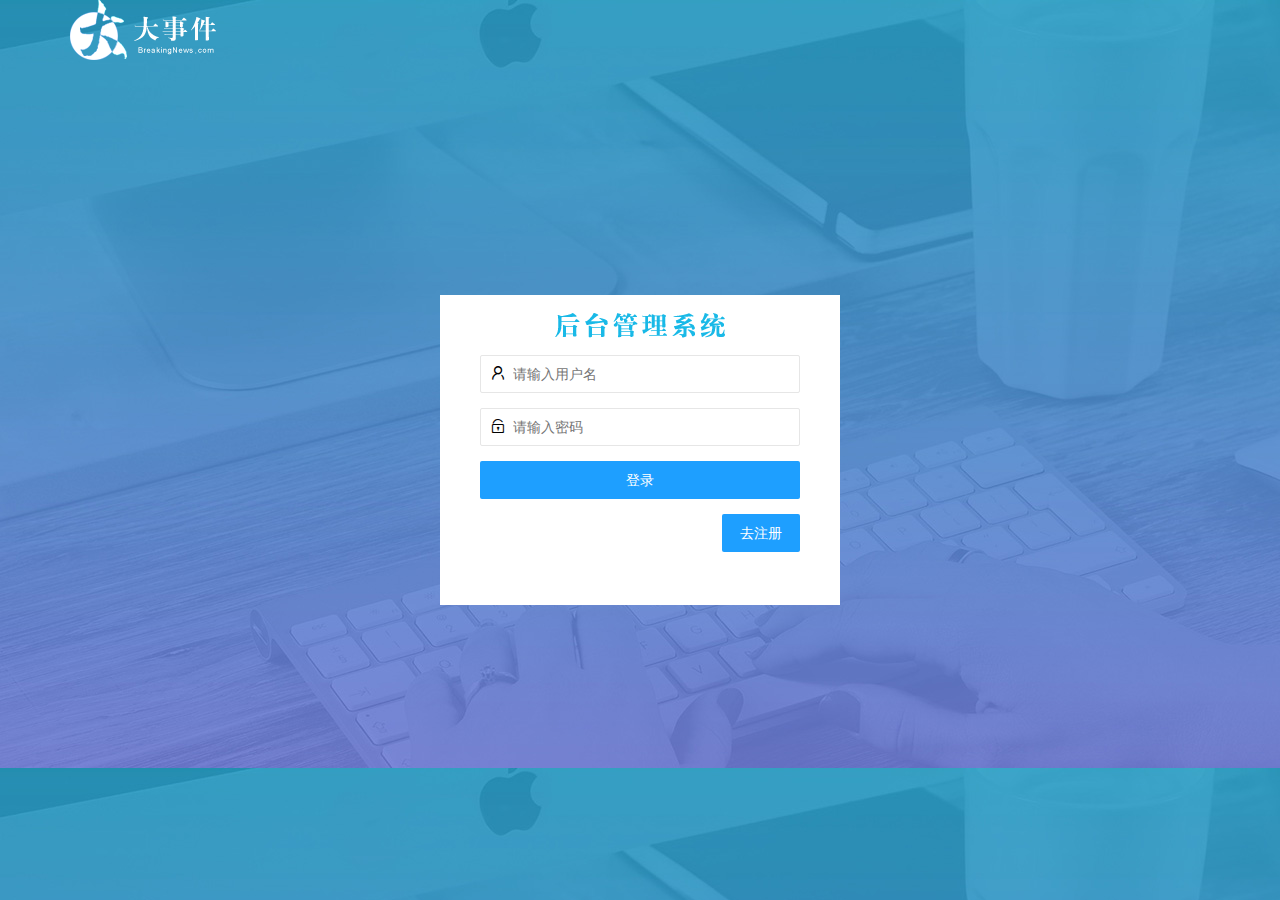
<file: web/login.html>
<!DOCTYPE html>
<html lang="en">
<head>
  <meta charset="UTF-8">
  <meta http-equiv="X-UA-Compatible" content="IE=edge">
  <meta name="viewport" content="width=device-width, initial-scale=1.0">
  <title>Document</title>
  <link rel="stylesheet" href="/web/assets/lib/layui/css/layui.css"/>
  <link rel="stylesheet" href="/web/assets/css/login.css">
</head>
<body >
  <div class="layui-main">
    <!-- //头部logo -->
    <img src="/web/assets/images/logo.png" alt=""/>
  </div>
  <!-- //登陆注册区 -->
    <div class="loginBox">
      <div class="titleBox">

      </div> 
      <!-- logBox -->
        <div class="log-box">
          <!-- login form -->
          <form class="layui-form" id='form_login' >
            <!-- 用户名 -->
            <div class="layui-form-item">
              <i class="layui-icon layui-icon-username"></i> 
              <input type="text" name="username" required  lay-verify="required" placeholder="请输入用户名" autocomplete="off" class="layui-input">
            </div>
            <!-- 密码 -->
            <div class="layui-form-item">
              <i class="layui-icon layui-icon-password"></i> 
              <input type="password" name="password" required  lay-verify="required|pwd" placeholder="请输入密码" autocomplete="off" class="layui-input">
            </div>
            <!-- 按钮 -->
            <div class="layui-form-item">
              <button class="layui-btn layui-btn-fluid   layui-btn-normal" lay-submit >登录</button>
            </div> 
            <div class="layui-form-item links">
              <a class="layui-btn layui-btn-normal" href="javascript:;" id="link_reg">去注册</a>
            </div>
          </form>
        
        </div> 
        
      <!-- regBox -->
        <div class="reg-box">
           <!-- regsin form -->
           <form class="layui-form" id="form_reg">
            <!-- 用户名 -->
            <div class="layui-form-item">
              <i class="layui-icon layui-icon-username"></i> 
              <input type="text" name="username" required  lay-verify="required" placeholder="请输入用户名" autocomplete="off" class="layui-input">
            </div>
            <!-- 密码 -->
            <div class="layui-form-item">
              <i class="layui-icon layui-icon-password"></i> 
              <input type="password" name="password" required  lay-verify="required" placeholder="请输入密码" autocomplete="off" class="layui-input">
            </div>
            <!-- 密码确认 -->
            <div class="layui-form-item">
              <i class="layui-icon layui-icon-password"></i> 
              <input type="password" name="repassword" required  lay-verify="required|pwd|repwd" placeholder="请再次确认密码" autocomplete="off" class="layui-input">
            </div>
            <!-- 按钮 -->
            <div class="layui-form-item">
              <button class="layui-btn layui-btn-fluid   layui-btn-normal" lay-submit >注册</button>
            </div> 
            <div class="layui-form-item links">
              <a class="layui-btn layui-btn-normal" href="javascript:;" id="link_login">登录</a>
            </div>
          </form>
        
        </div>
      
        
      </div>
    <!-- jquery --> 
    <script src="/web/assets/lib/jquery.js"></script>
     <script src="/web/assets/lib/layui/layui.all.js"></script>
   <script src="/web/assets/js/baseapi.js"></script>
    <script src="/web/assets/js/login.js"></script>
    
   
</body>
</html>
</file>
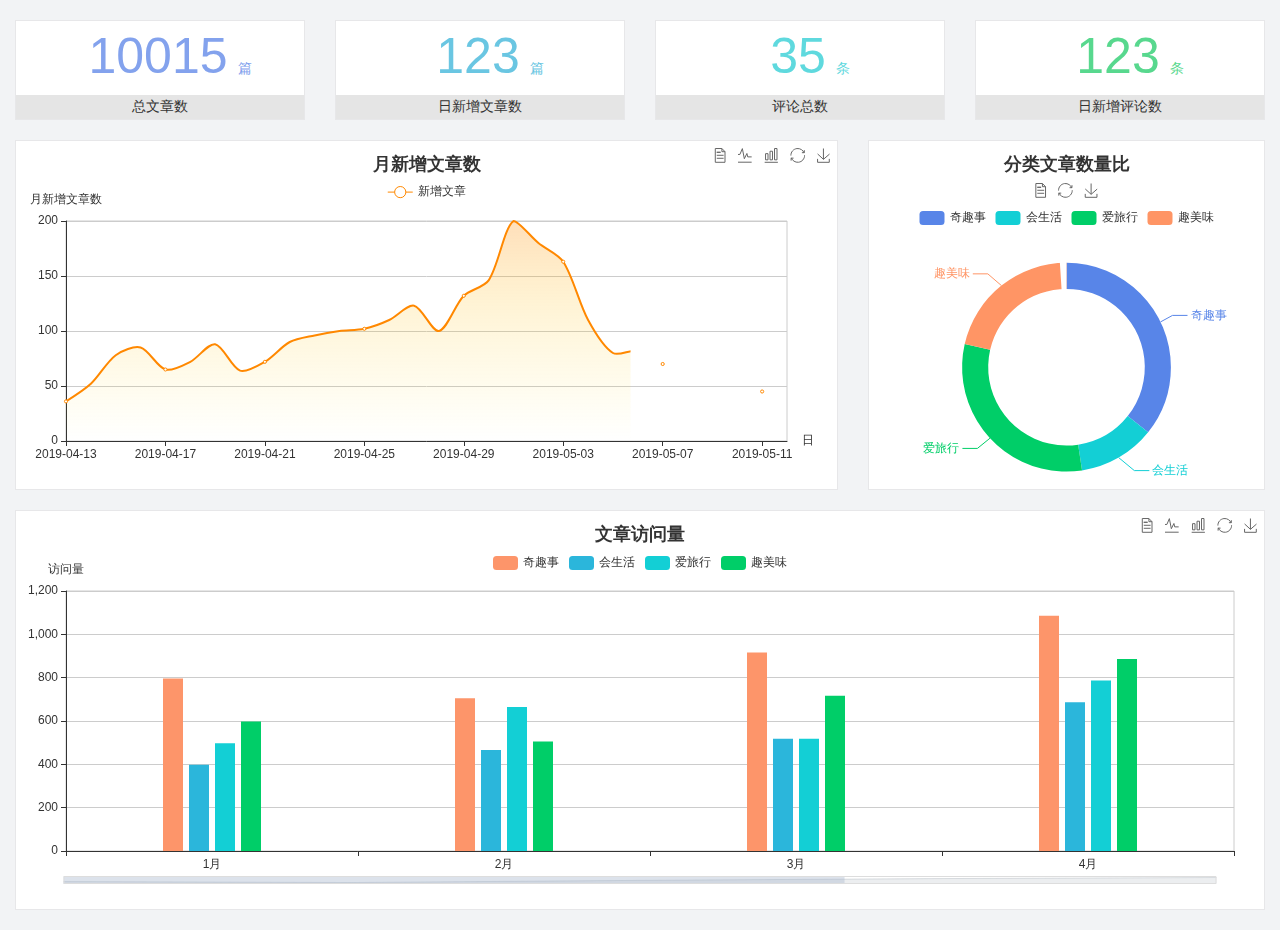
<file: web/home/dashboard.html>
<!DOCTYPE html>
<html lang="en">

<head>
  <meta charset="UTF-8">
  <meta name="viewport" content="width=device-width, initial-scale=1.0">
  <meta http-equiv="X-UA-Compatible" content="ie=edge">
  <title>图表统计</title>
  <link rel="stylesheet" href="/web/assets/lib/bootstrap.css" />
  <link rel="stylesheet" href="/web/assets/lib/main.css" />
  <script src="/web/assets/lib/jquery.js"></script>
  <script type="text/javascript" src="/web/assets/lib/echarts.min.js"></script>
</head>

<body>
  <div class="container-fluid">
    <div class="row spannel_list">
      <div class="col-sm-3 col-xs-6">
        <div class="spannel">
          <em>10015</em><span>篇</span>
          <b>总文章数</b>
        </div>
      </div>
      <div class="col-sm-3 col-xs-6">
        <div class="spannel scolor01">
          <em>123</em><span>篇</span>
          <b>日新增文章数</b>
        </div>
      </div>
      <div class="col-sm-3 col-xs-6">
        <div class="spannel scolor02">
          <em>35</em><span>条</span>
          <b>评论总数</b>
        </div>
      </div>
      <div class="col-sm-3 col-xs-6">
        <div class="spannel scolor03">
          <em>123</em><span>条</span>
          <b>日新增评论数</b>
        </div>
      </div>
    </div>
  </div>

  <div class="container-fluid">
    <div class="row curve-pie">
      <div class="col-lg-8 col-md-8">
        <div class="gragh_pannel" id="curve_show"></div>
      </div>
      <div class="col-lg-4 col-md-4">
        <div class="gragh_pannel" id="pie_show"></div>
      </div>
    </div>
  </div>

  <div class="container-fluid">
    <div class="column_pannel" id="column_show"></div>
  </div>

  <script>
    var oChart = echarts.init(document.getElementById('curve_show'));
    var aList_all = [
      { 'count': 36, 'date': '2019-04-13' },
      { 'count': 52, 'date': '2019-04-14' },
      { 'count': 78, 'date': '2019-04-15' },
      { 'count': 85, 'date': '2019-04-16' },
      { 'count': 65, 'date': '2019-04-17' },
      { 'count': 72, 'date': '2019-04-18' },
      { 'count': 88, 'date': '2019-04-19' },
      { 'count': 64, 'date': '2019-04-20' },
      { 'count': 72, 'date': '2019-04-21' },
      { 'count': 90, 'date': '2019-04-22' },
      { 'count': 96, 'date': '2019-04-23' },
      { 'count': 100, 'date': '2019-04-24' },
      { 'count': 102, 'date': '2019-04-25' },
      { 'count': 110, 'date': '2019-04-26' },
      { 'count': 123, 'date': '2019-04-27' },
      { 'count': 100, 'date': '2019-04-28' },
      { 'count': 132, 'date': '2019-04-29' },
      { 'count': 146, 'date': '2019-04-30' },
      { 'count': 200, 'date': '2019-05-01' },
      { 'count': 180, 'date': '2019-05-02' },
      { 'count': 163, 'date': '2019-05-03' },
      { 'count': 110, 'date': '2019-05-04' },
      { 'count': 80, 'date': '2019-05-05' },
      { 'count': 82, 'date': '2019-05-06' },
      { 'count': 70, 'date': '2019-05-07' },
      { 'count': 65, 'date': '2019-05-08' },
      { 'count': 54, 'date': '2019-05-09' },
      { 'count': 40, 'date': '2019-05-10' },
      { 'count': 45, 'date': '2019-05-11' },
      { 'count': 38, 'date': '2019-05-12' },
    ];

    let aCount = [];
    let aDate = [];

    for (var i = 0; i < aList_all.length; i++) {
      aCount.push(aList_all[i].count);
      aDate.push(aList_all[i].date);
    }

    var chartopt = {
      title: {
        text: '月新增文章数',
        left: 'center',
        top: '10'
      },
      tooltip: {
        trigger: 'axis'
      },
      legend: {
        data: ['新增文章'],
        top: '40'
      },
      toolbox: {
        show: true,
        feature: {
          mark: { show: true },
          dataView: { show: true, readOnly: false },
          magicType: { show: true, type: ['line', 'bar'] },
          restore: { show: true },
          saveAsImage: { show: true }
        }
      },
      calculable: true,
      xAxis: [
        {
          name: '日',
          type: 'category',
          boundaryGap: false,
          data: aDate
        }
      ],
      yAxis: [
        {
          name: '月新增文章数',
          type: 'value'
        }
      ],
      series: [
        {
          name: '新增文章',
          type: 'line',
          smooth: true,
          itemStyle: { normal: { areaStyle: { type: 'default' }, color: '#f80' }, lineStyle: { color: '#f80' } },
          data: aCount
        }],
      areaStyle: {
        normal: {
          color: new echarts.graphic.LinearGradient(0, 0, 0, 1, [{
            offset: 0,
            color: 'rgba(255,136,0,0.39)'
          }, {
            offset: .34,
            color: 'rgba(255,180,0,0.25)'
          }, {
            offset: 1,
            color: 'rgba(255,222,0,0.00)'
          }])

        }
      },
      grid: {
        show: true,
        x: 50,
        x2: 50,
        y: 80,
        height: 220
      }
    };

    oChart.setOption(chartopt);


    var oPie = echarts.init(document.getElementById('pie_show'));
    var oPieopt =
    {
      title: {
        top: 10,
        text: '分类文章数量比',
        x: 'center'
      },
      tooltip: {
        trigger: 'item',
        formatter: "{a} <br/>{b} : {c} ({d}%)"
      },
      color: ['#5885e8', '#13cfd5', '#00ce68', '#ff9565'],
      legend: {
        x: 'center',
        top: 65,
        data: ['奇趣事', '会生活', '爱旅行', '趣美味']
      },
      toolbox: {
        show: true,
        x: 'center',
        top: 35,
        feature: {
          mark: { show: true },
          dataView: { show: true, readOnly: false },
          magicType: {
            show: true,
            type: ['pie', 'funnel'],
            option: {
              funnel: {
                x: '25%',
                width: '50%',
                funnelAlign: 'left',
                max: 1548
              }
            }
          },
          restore: { show: true },
          saveAsImage: { show: true }
        }
      },
      calculable: true,
      series: [
        {
          name: '访问来源',
          type: 'pie',
          radius: ['45%', '60%'],
          center: ['50%', '65%'],
          data: [
            { value: 300, name: '奇趣事' },
            { value: 100, name: '会生活' },
            { value: 260, name: '爱旅行' },
            { value: 180, name: '趣美味' }
          ]
        }
      ]
    };
    oPie.setOption(oPieopt);



    var oColumn = this.echarts.init(document.getElementById('column_show'));
    var oColumnopt =
    {
      title: {
        text: '文章访问量',
        left: 'center',
        top: '10'
      },
      tooltip: {
        trigger: 'axis'
      },
      legend: {
        data: ['奇趣事', '会生活', '爱旅行', '趣美味'],
        top: '40'
      },
      toolbox: {
        show: true,
        feature: {
          mark: { show: true },
          dataView: { show: true, readOnly: false },
          magicType: { show: true, type: ['line', 'bar'] },
          restore: { show: true },
          saveAsImage: { show: true }
        }
      },
      calculable: true,
      xAxis: [
        {
          type: 'category',
          data: ['1月', '2月', '3月', '4月', '5月']
        }
      ],
      yAxis: [
        {
          name: '访问量',
          type: 'value'
        }
      ],
      series: [
        {
          name: '奇趣事',
          type: 'bar',
          barWidth: 20,
          itemStyle: {
            normal: { areaStyle: { type: 'default' }, color: '#fd956a' }
          },
          data: [800, 708, 920, 1090, 1200]
        },
        {
          name: '会生活',
          type: 'bar',
          barWidth: 20,
          itemStyle: {
            normal: { areaStyle: { type: 'default' }, color: '#2bb6db' }
          },
          data: [400, 468, 520, 690, 800]
        },
        {
          name: '爱旅行',
          type: 'bar',
          barWidth: 20,
          itemStyle: {
            normal: { areaStyle: { type: 'default' }, color: '#13cfd5' }
          },
          data: [500, 668, 520, 790, 900]
        },
        {
          name: '趣美味',
          type: 'bar',
          barWidth: 20,
          itemStyle: {
            normal: { areaStyle: { type: 'default' }, color: '#00ce68' }
          },
          data: [600, 508, 720, 890, 1000]
        }
      ],
      grid: {
        show: true,
        x: 50,
        x2: 30,
        y: 80,
        height: 260
      },
      dataZoom: [//给x轴设置滚动条
        {
          start: 0,//默认为0
          end: 100 - 1000 / 31,//默认为100
          type: 'slider',
          show: true,
          xAxisIndex: [0],
          handleSize: 0,//滑动条的 左右2个滑动条的大小
          height: 8,//组件高度
          left: 45, //左边的距离
          right: 50,//右边的距离
          bottom: 26,//右边的距离
          handleColor: '#ddd',//h滑动图标的颜色
          handleStyle: {
            borderColor: "#cacaca",
            borderWidth: "1",
            shadowBlur: 2,
            background: "#ddd",
            shadowColor: "#ddd",
          }
        }]
    };
    oColumn.setOption(oColumnopt);
  </script>
</body>

</html>
</file>
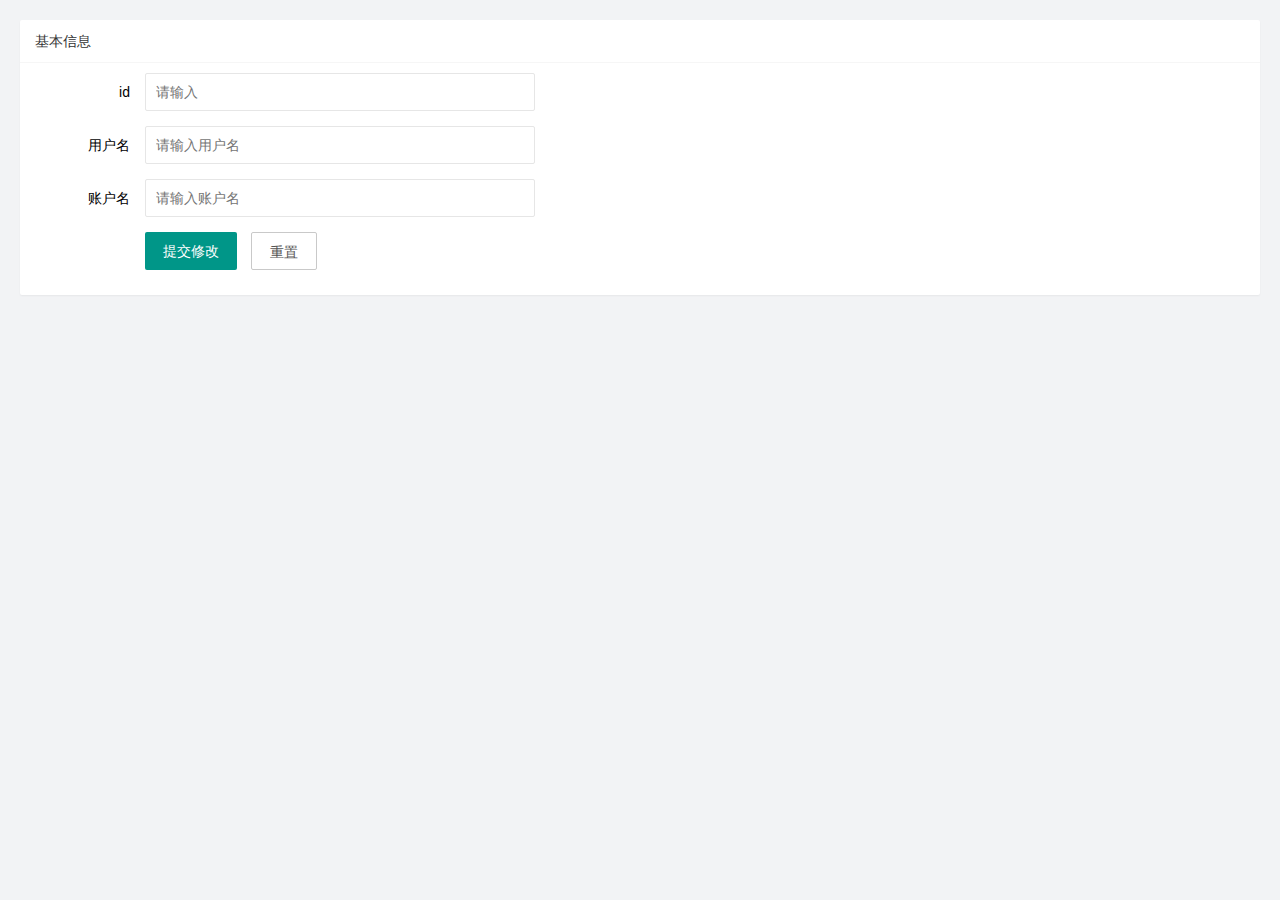
<file: web/user/userinfo.html>
<!DOCTYPE html>
<html lang="en">
<head>
    <meta charset="UTF-8">
    <meta http-equiv="X-UA-Compatible" content="IE=edge">
    <meta name="viewport" content="width=device-width, initial-scale=1.0">
    <title>Document</title> 
    <link rel="stylesheet" href="/web/assets/lib/layui/css/layui.css">
    <link rel="stylesheet" href="/web/assets/css/userinfo.css">
   
</head>
<body>
    <div class="layui-card">
        <div class="layui-card-header">基本信息</div>
        <div class="layui-card-body">
            <form class="layui-form" lay-filter="formUserInfo"> <!-- 提示：如果你不想用form，你可以换成div等任何一个普通元素 -->
                <div class="layui-form-item " >
                  <label class="layui-form-label">id</label>
                  <div class="layui-input-block">
                    <input type="text" name="student_id" required placeholder="请输入" autocomplete="off" class="layui-input" readonly>
                  </div>
                </div>
                <div class="layui-form-item">
                    <label class="layui-form-label">用户名</label>
                    <div class="layui-input-block">
                      <input type="text" name="student_name" required placeholder="请输入用户名" autocomplete="off" class="layui-input">
                    </div>
                  </div>
                  <div class="layui-form-item">
                    <label class="layui-form-label">账户名</label>
                    <div class="layui-input-block">
                      <input type="text" name="student_account" required placeholder="请输入账户名" autocomplete="off" class="layui-input">
                    </div>
                  </div>
                  <div class="layui-form-item">
                    <div class="layui-input-block">
                      <button type="submit" class="layui-btn" lay-submit lay-filter="*">提交修改</button>
                      <button type="reset" class="layui-btn layui-btn-primary">重置</button>
                    </div>
                  </div>
                  <!-- 更多表单结构排版请移步文档左侧【页面元素-表单】一项阅览 -->
                </form>
            </form>
        </div>
      </div>
      
      <script src="/web/assets/lib/layui/layui.all.js"></script> 
      <script src="/web/assets/lib/jquery.js"></script>  
      <script src="/web/assets/js/baseapi.js"></script>
      <script src="/web/assets/js/userinfo.js"></script>
      
</body>
</html>
</file>
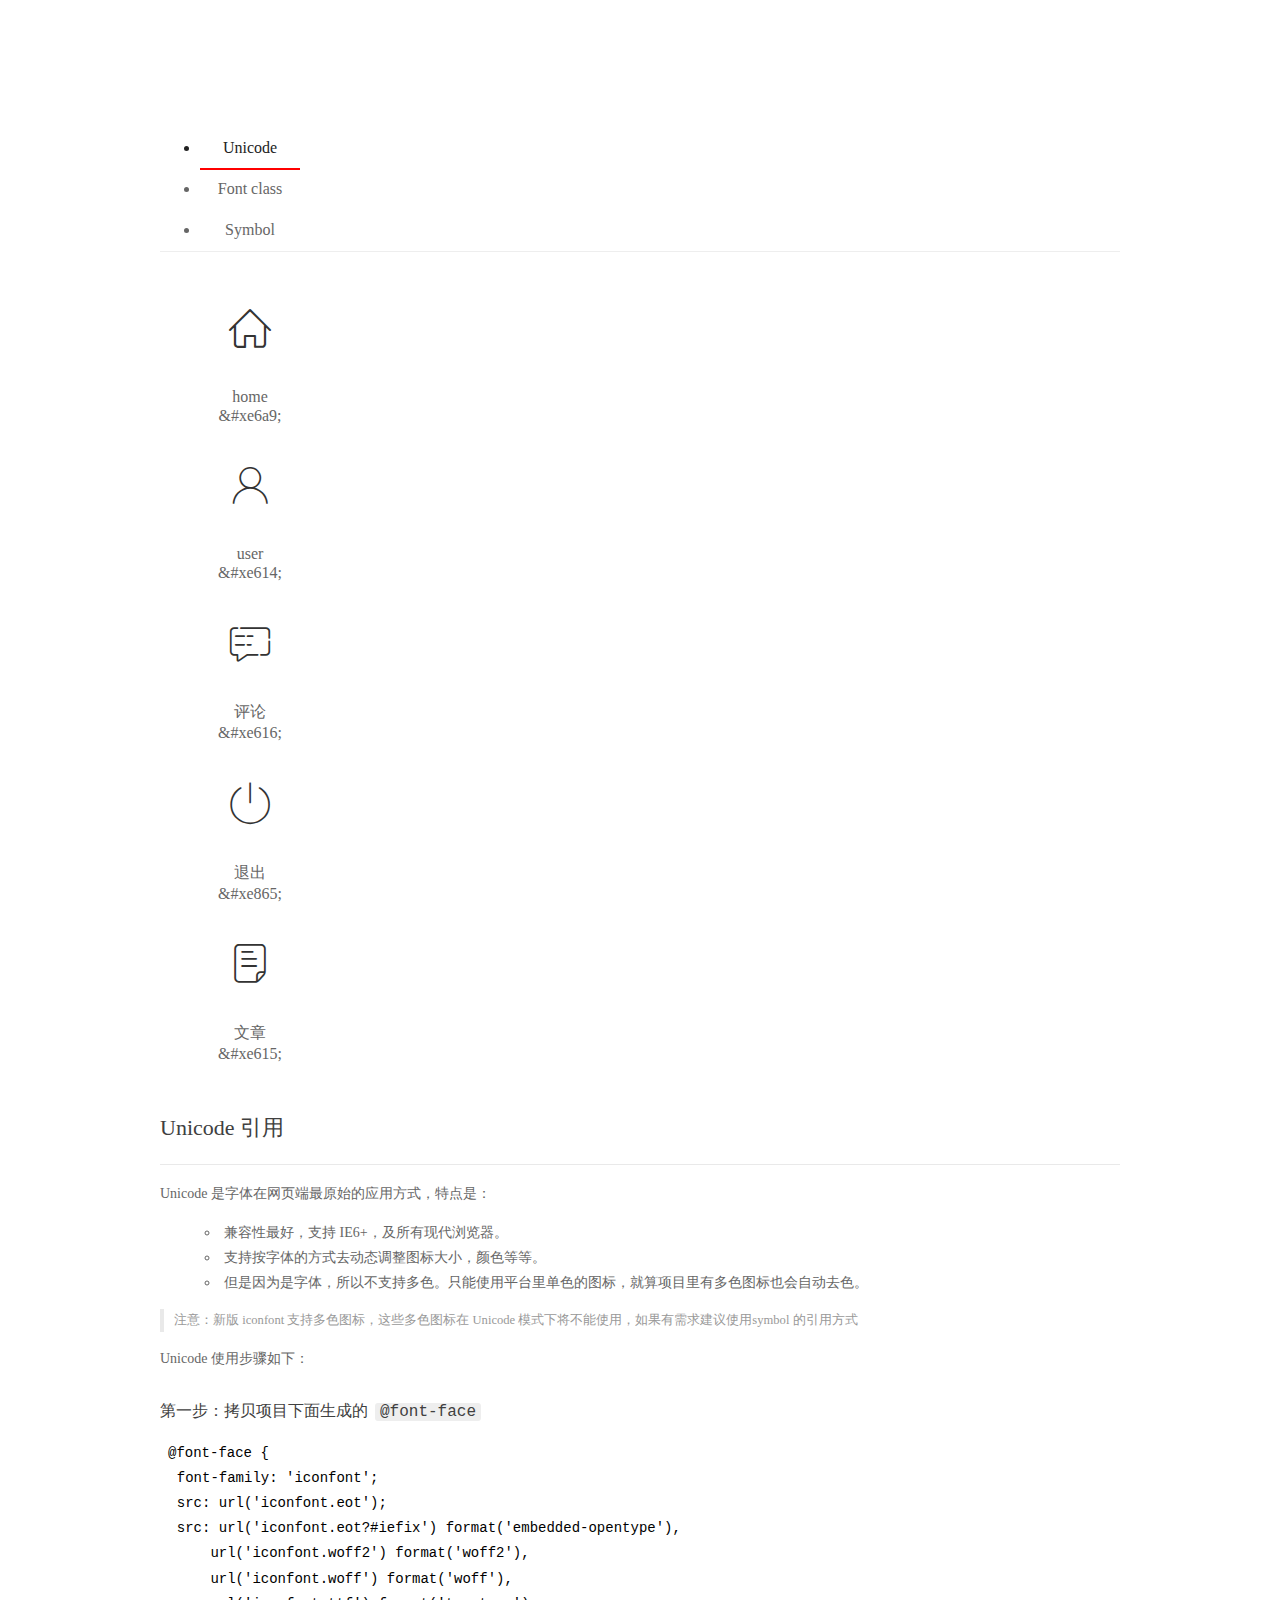
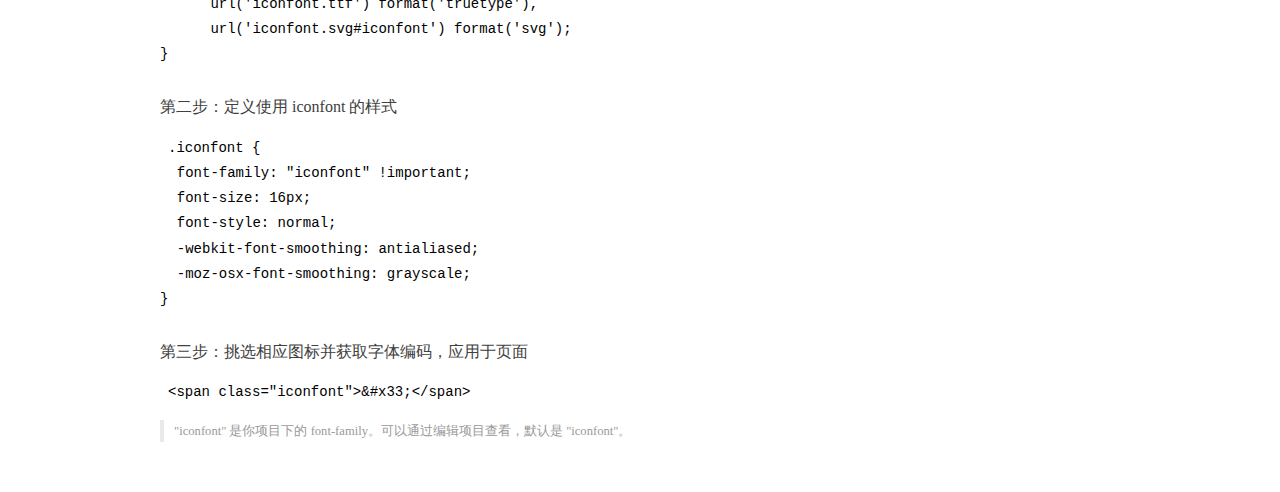
<file: web/assets/fonts/demo_index.html>
<!DOCTYPE html>
<html>
<head>
  <meta charset="utf-8"/>
  <title>IconFont Demo</title>
  <link rel="shortcut icon" href="https://gtms04.alicdn.com/tps/i4/TB1_oz6GVXXXXaFXpXXJDFnIXXX-64-64.ico" type="image/x-icon"/>
  <link rel="stylesheet" href="https://g.alicdn.com/thx/cube/1.3.2/cube.min.css">
  <link rel="stylesheet" href="demo.css">
  <link rel="stylesheet" href="iconfont.css">
  
  <script src="iconfont.js"></script>
  <!-- jQuery -->
  <script src="https://a1.alicdn.com/oss/uploads/2018/12/26/7bfddb60-08e8-11e9-9b04-53e73bb6408b.js"></script>
  <!-- 代码高亮 -->
  <script src="https://a1.alicdn.com/oss/uploads/2018/12/26/a3f714d0-08e6-11e9-8a15-ebf944d7534c.js"></script>
</head>
<body>
  <div class="main">
    <h1 class="logo"><a href="https://www.iconfont.cn/" title="iconfont 首页" target="_blank">&#xe86b;</a></h1>
    <div class="nav-tabs">
      <ul id="tabs" class="dib-box">
        <li class="dib active"><span>Unicode</span></li>
        <li class="dib"><span>Font class</span></li>
        <li class="dib"><span>Symbol</span></li>
      </ul>
      
    </div>
    <div class="tab-container">
      <div class="content unicode" style="display: block;">
          <ul class="icon_lists dib-box">
          
            <li class="dib">
              <span class="icon iconfont">&#xe6a9;</span>
                <div class="name">home</div>
                <div class="code-name">&amp;#xe6a9;</div>
              </li>
          
            <li class="dib">
              <span class="icon iconfont">&#xe614;</span>
                <div class="name">user</div>
                <div class="code-name">&amp;#xe614;</div>
              </li>
          
            <li class="dib">
              <span class="icon iconfont">&#xe616;</span>
                <div class="name">评论</div>
                <div class="code-name">&amp;#xe616;</div>
              </li>
          
            <li class="dib">
              <span class="icon iconfont">&#xe865;</span>
                <div class="name">退出</div>
                <div class="code-name">&amp;#xe865;</div>
              </li>
          
            <li class="dib">
              <span class="icon iconfont">&#xe615;</span>
                <div class="name">文章</div>
                <div class="code-name">&amp;#xe615;</div>
              </li>
          
          </ul>
          <div class="article markdown">
          <h2 id="unicode-">Unicode 引用</h2>
          <hr>

          <p>Unicode 是字体在网页端最原始的应用方式，特点是：</p>
          <ul>
            <li>兼容性最好，支持 IE6+，及所有现代浏览器。</li>
            <li>支持按字体的方式去动态调整图标大小，颜色等等。</li>
            <li>但是因为是字体，所以不支持多色。只能使用平台里单色的图标，就算项目里有多色图标也会自动去色。</li>
          </ul>
          <blockquote>
            <p>注意：新版 iconfont 支持多色图标，这些多色图标在 Unicode 模式下将不能使用，如果有需求建议使用symbol 的引用方式</p>
          </blockquote>
          <p>Unicode 使用步骤如下：</p>
          <h3 id="-font-face">第一步：拷贝项目下面生成的 <code>@font-face</code></h3>
<pre><code class="language-css"
>@font-face {
  font-family: 'iconfont';
  src: url('iconfont.eot');
  src: url('iconfont.eot?#iefix') format('embedded-opentype'),
      url('iconfont.woff2') format('woff2'),
      url('iconfont.woff') format('woff'),
      url('iconfont.ttf') format('truetype'),
      url('iconfont.svg#iconfont') format('svg');
}
</code></pre>
          <h3 id="-iconfont-">第二步：定义使用 iconfont 的样式</h3>
<pre><code class="language-css"
>.iconfont {
  font-family: "iconfont" !important;
  font-size: 16px;
  font-style: normal;
  -webkit-font-smoothing: antialiased;
  -moz-osx-font-smoothing: grayscale;
}
</code></pre>
          <h3 id="-">第三步：挑选相应图标并获取字体编码，应用于页面</h3>
<pre>
<code class="language-html"
>&lt;span class="iconfont"&gt;&amp;#x33;&lt;/span&gt;
</code></pre>
          <blockquote>
            <p>"iconfont" 是你项目下的 font-family。可以通过编辑项目查看，默认是 "iconfont"。</p>
          </blockquote>
          </div>
      </div>
      <div class="content font-class">
        <ul class="icon_lists dib-box">
          
          <li class="dib">
            <span class="icon iconfont icon-home"></span>
            <div class="name">
              home
            </div>
            <div class="code-name">.icon-home
            </div>
          </li>
          
          <li class="dib">
            <span class="icon iconfont icon-user"></span>
            <div class="name">
              user
            </div>
            <div class="code-name">.icon-user
            </div>
          </li>
          
          <li class="dib">
            <span class="icon iconfont icon-pinglun"></span>
            <div class="name">
              评论
            </div>
            <div class="code-name">.icon-pinglun
            </div>
          </li>
          
          <li class="dib">
            <span class="icon iconfont icon-tuichu"></span>
            <div class="name">
              退出
            </div>
            <div class="code-name">.icon-tuichu
            </div>
          </li>
          
          <li class="dib">
            <span class="icon iconfont icon-16"></span>
            <div class="name">
              文章
            </div>
            <div class="code-name">.icon-16
            </div>
          </li>
          
        </ul>
        <div class="article markdown">
        <h2 id="font-class-">font-class 引用</h2>
        <hr>

        <p>font-class 是 Unicode 使用方式的一种变种，主要是解决 Unicode 书写不直观，语意不明确的问题。</p>
        <p>与 Unicode 使用方式相比，具有如下特点：</p>
        <ul>
          <li>兼容性良好，支持 IE8+，及所有现代浏览器。</li>
          <li>相比于 Unicode 语意明确，书写更直观。可以很容易分辨这个 icon 是什么。</li>
          <li>因为使用 class 来定义图标，所以当要替换图标时，只需要修改 class 里面的 Unicode 引用。</li>
          <li>不过因为本质上还是使用的字体，所以多色图标还是不支持的。</li>
        </ul>
        <p>使用步骤如下：</p>
        <h3 id="-fontclass-">第一步：引入项目下面生成的 fontclass 代码：</h3>
<pre><code class="language-html">&lt;link rel="stylesheet" href="./iconfont.css"&gt;
</code></pre>
        <h3 id="-">第二步：挑选相应图标并获取类名，应用于页面：</h3>
<pre><code class="language-html">&lt;span class="iconfont icon-xxx"&gt;&lt;/span&gt;
</code></pre>
        <blockquote>
          <p>"
            iconfont" 是你项目下的 font-family。可以通过编辑项目查看，默认是 "iconfont"。</p>
        </blockquote>
      </div>
      </div>
      <div class="content symbol">
          <ul class="icon_lists dib-box">
          
            <li class="dib">
                <svg class="icon svg-icon" aria-hidden="true">
                  <use xlink:href="#icon-home"></use>
                </svg>
                <div class="name">home</div>
                <div class="code-name">#icon-home</div>
            </li>
          
            <li class="dib">
                <svg class="icon svg-icon" aria-hidden="true">
                  <use xlink:href="#icon-user"></use>
                </svg>
                <div class="name">user</div>
                <div class="code-name">#icon-user</div>
            </li>
          
            <li class="dib">
                <svg class="icon svg-icon" aria-hidden="true">
                  <use xlink:href="#icon-pinglun"></use>
                </svg>
                <div class="name">评论</div>
                <div class="code-name">#icon-pinglun</div>
            </li>
          
            <li class="dib">
                <svg class="icon svg-icon" aria-hidden="true">
                  <use xlink:href="#icon-tuichu"></use>
                </svg>
                <div class="name">退出</div>
                <div class="code-name">#icon-tuichu</div>
            </li>
          
            <li class="dib">
                <svg class="icon svg-icon" aria-hidden="true">
                  <use xlink:href="#icon-16"></use>
                </svg>
                <div class="name">文章</div>
                <div class="code-name">#icon-16</div>
            </li>
          
          </ul>
          <div class="article markdown">
          <h2 id="symbol-">Symbol 引用</h2>
          <hr>

          <p>这是一种全新的使用方式，应该说这才是未来的主流，也是平台目前推荐的用法。相关介绍可以参考这篇<a href="">文章</a>
            这种用法其实是做了一个 SVG 的集合，与另外两种相比具有如下特点：</p>
          <ul>
            <li>支持多色图标了，不再受单色限制。</li>
            <li>通过一些技巧，支持像字体那样，通过 <code>font-size</code>, <code>color</code> 来调整样式。</li>
            <li>兼容性较差，支持 IE9+，及现代浏览器。</li>
            <li>浏览器渲染 SVG 的性能一般，还不如 png。</li>
          </ul>
          <p>使用步骤如下：</p>
          <h3 id="-symbol-">第一步：引入项目下面生成的 symbol 代码：</h3>
<pre><code class="language-html">&lt;script src="./iconfont.js"&gt;&lt;/script&gt;
</code></pre>
          <h3 id="-css-">第二步：加入通用 CSS 代码（引入一次就行）：</h3>
<pre><code class="language-html">&lt;style&gt;
.icon {
  width: 1em;
  height: 1em;
  vertical-align: -0.15em;
  fill: currentColor;
  overflow: hidden;
}
&lt;/style&gt;
</code></pre>
          <h3 id="-">第三步：挑选相应图标并获取类名，应用于页面：</h3>
<pre><code class="language-html">&lt;svg class="icon" aria-hidden="true"&gt;
  &lt;use xlink:href="#icon-xxx"&gt;&lt;/use&gt;
&lt;/svg&gt;
</code></pre>
          </div>
      </div>

    </div>
  </div>
  <script>
  $(document).ready(function () {
      $('.tab-container .content:first').show()

      $('#tabs li').click(function (e) {
        var tabContent = $('.tab-container .content')
        var index = $(this).index()

        if ($(this).hasClass('active')) {
          return
        } else {
          $('#tabs li').removeClass('active')
          $(this).addClass('active')

          tabContent.hide().eq(index).fadeIn()
        }
      })
    })
  </script>
</body>
</html>
</file>
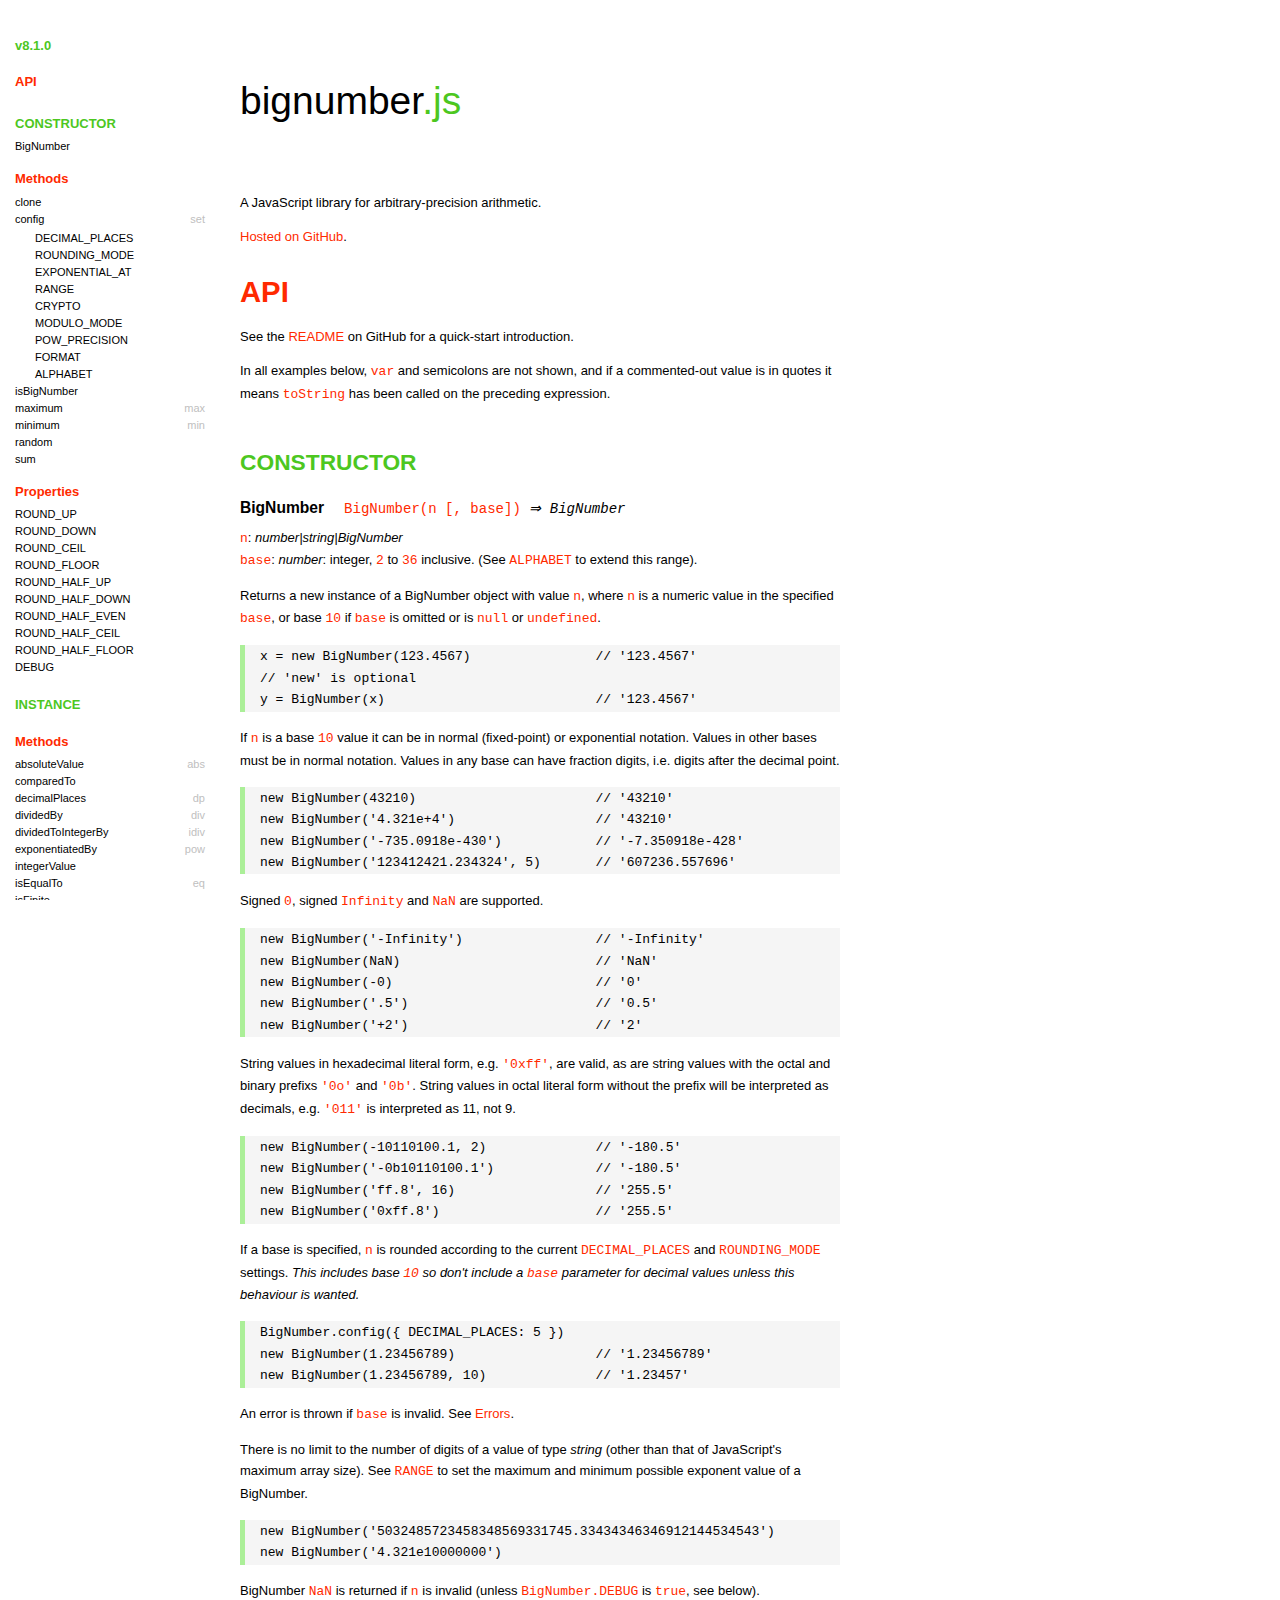
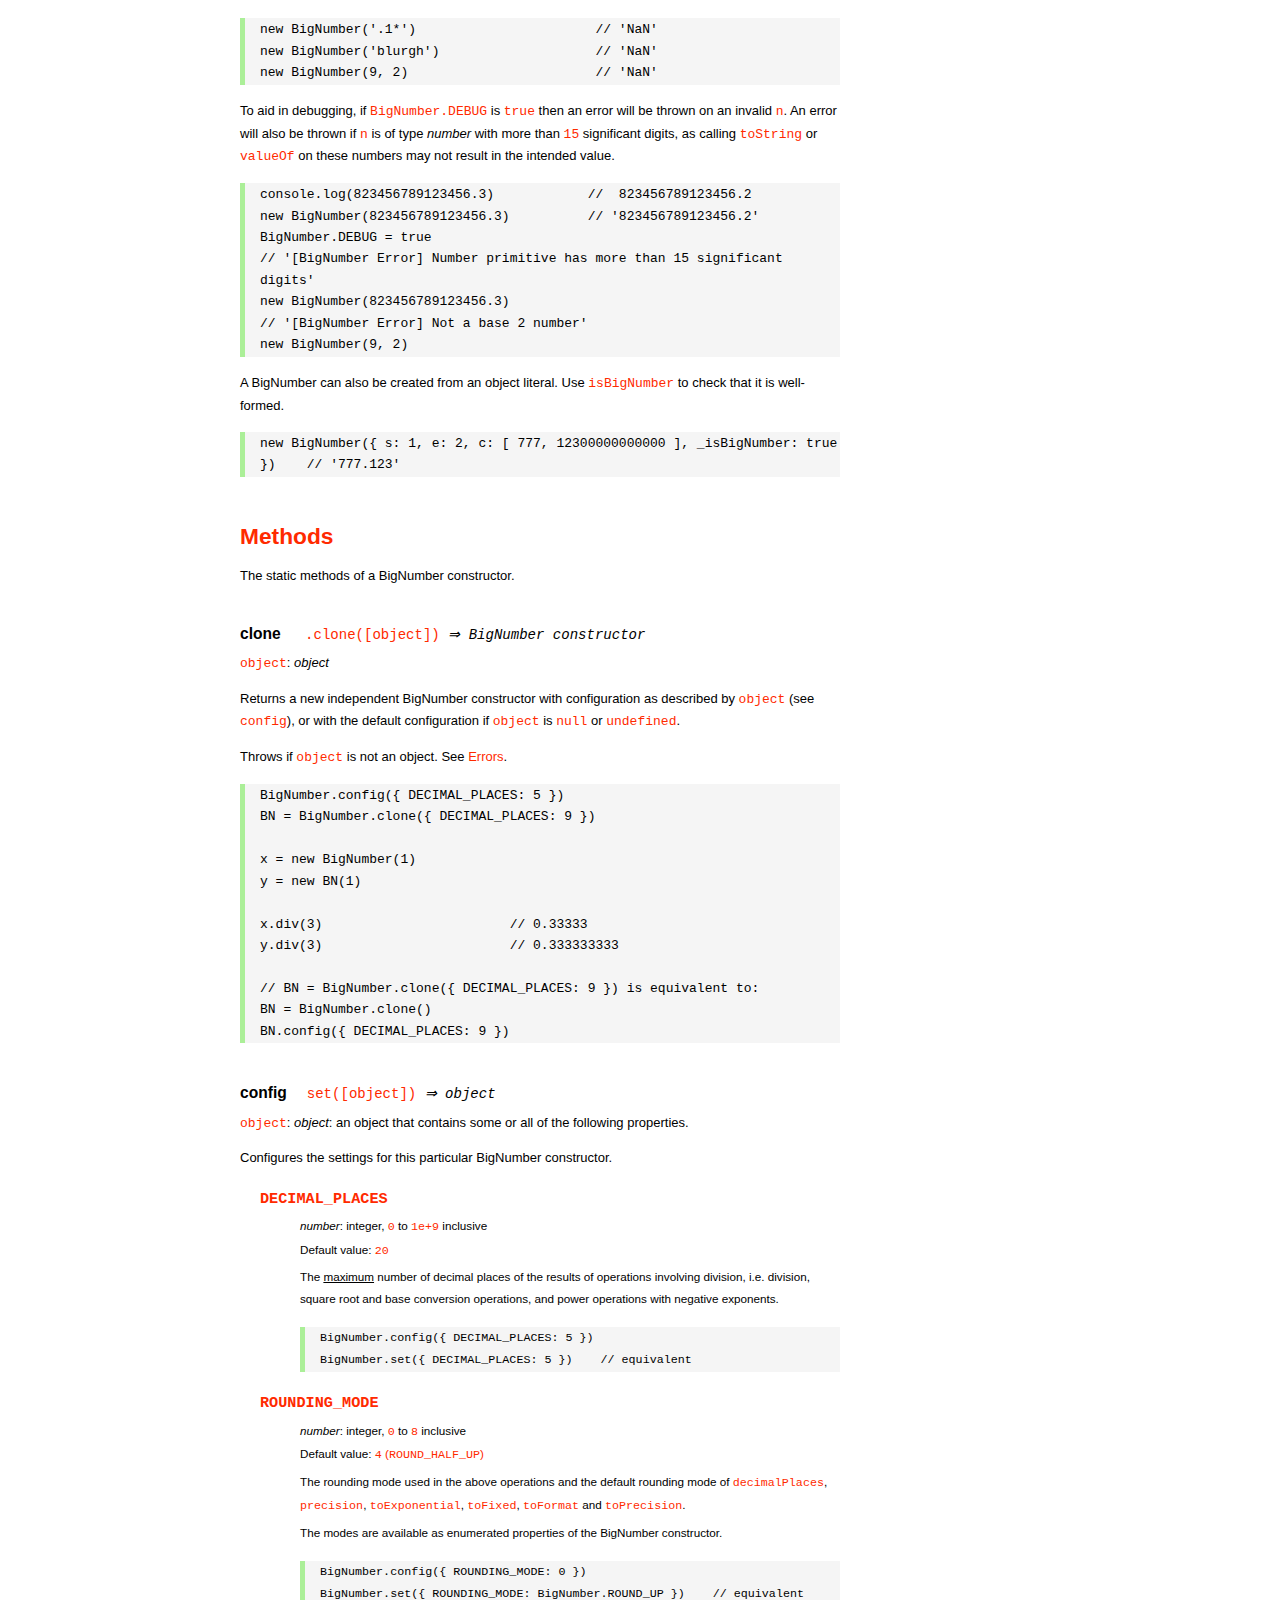
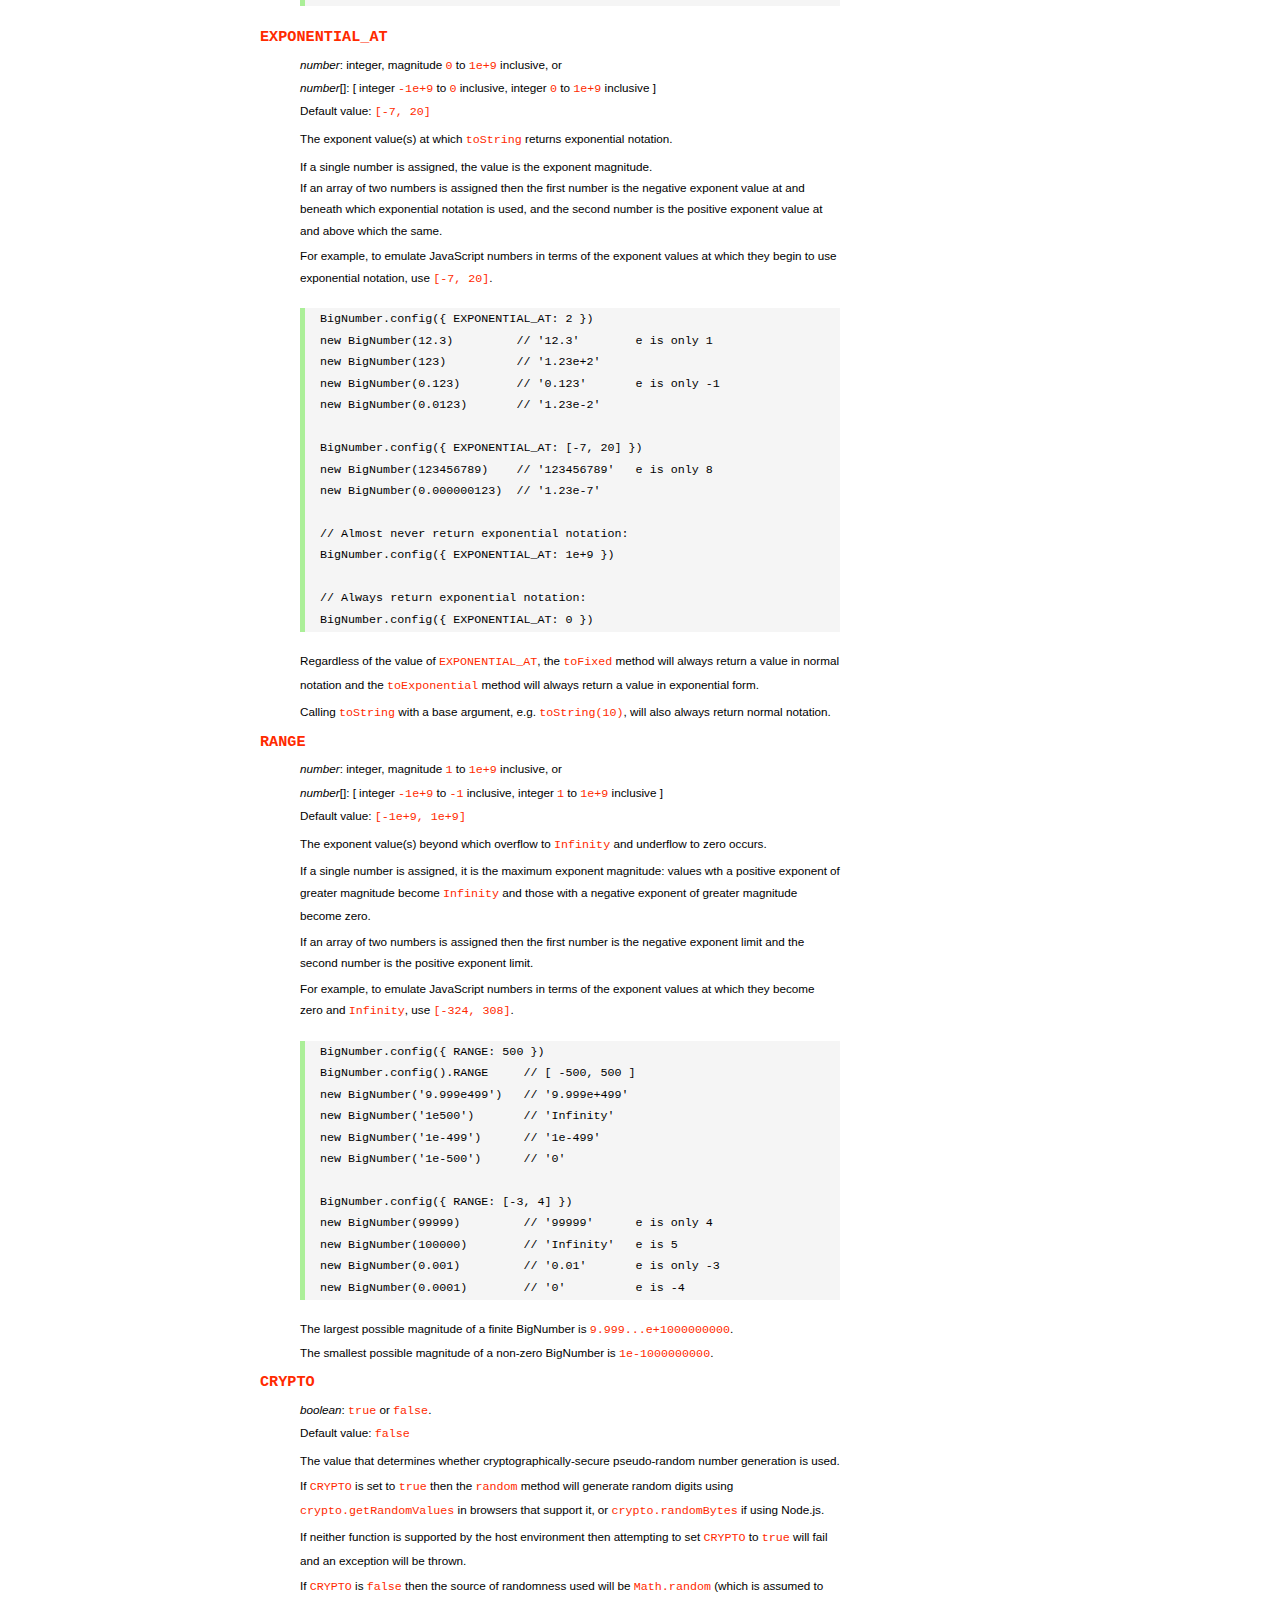
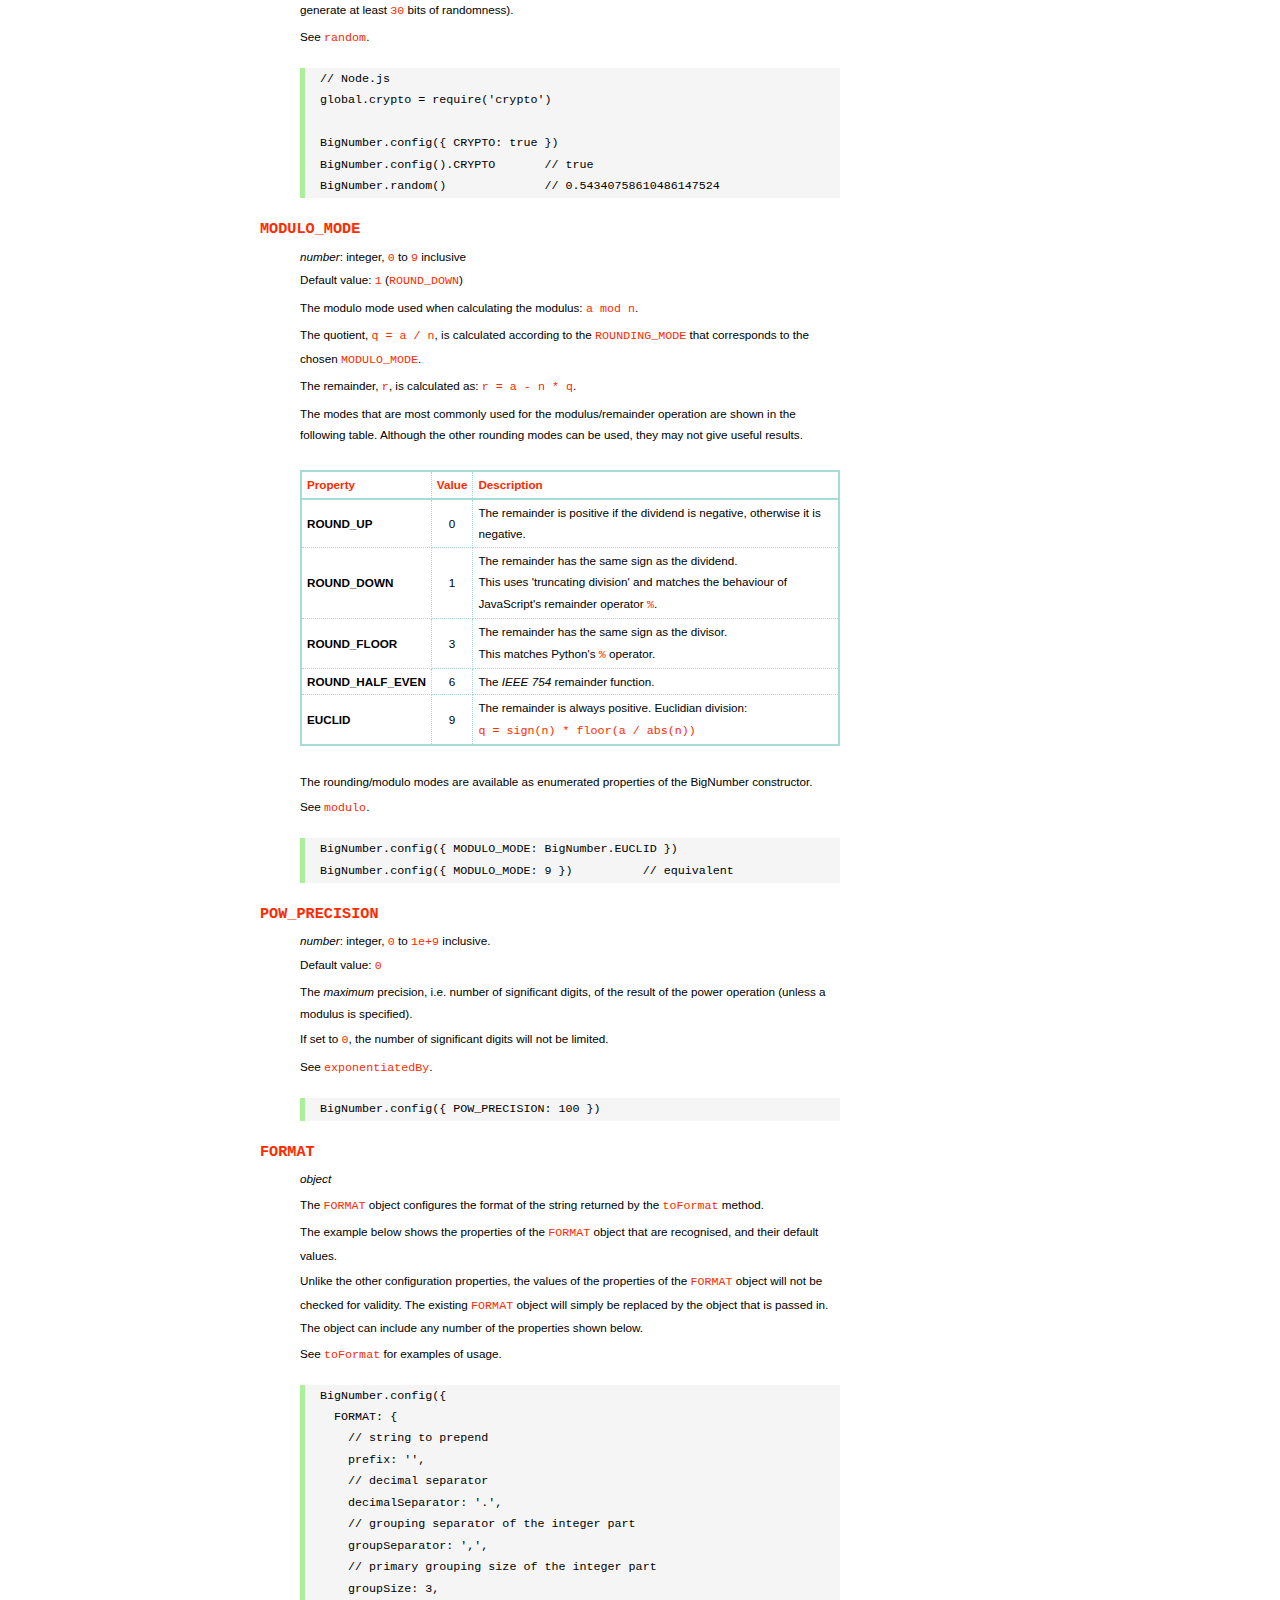
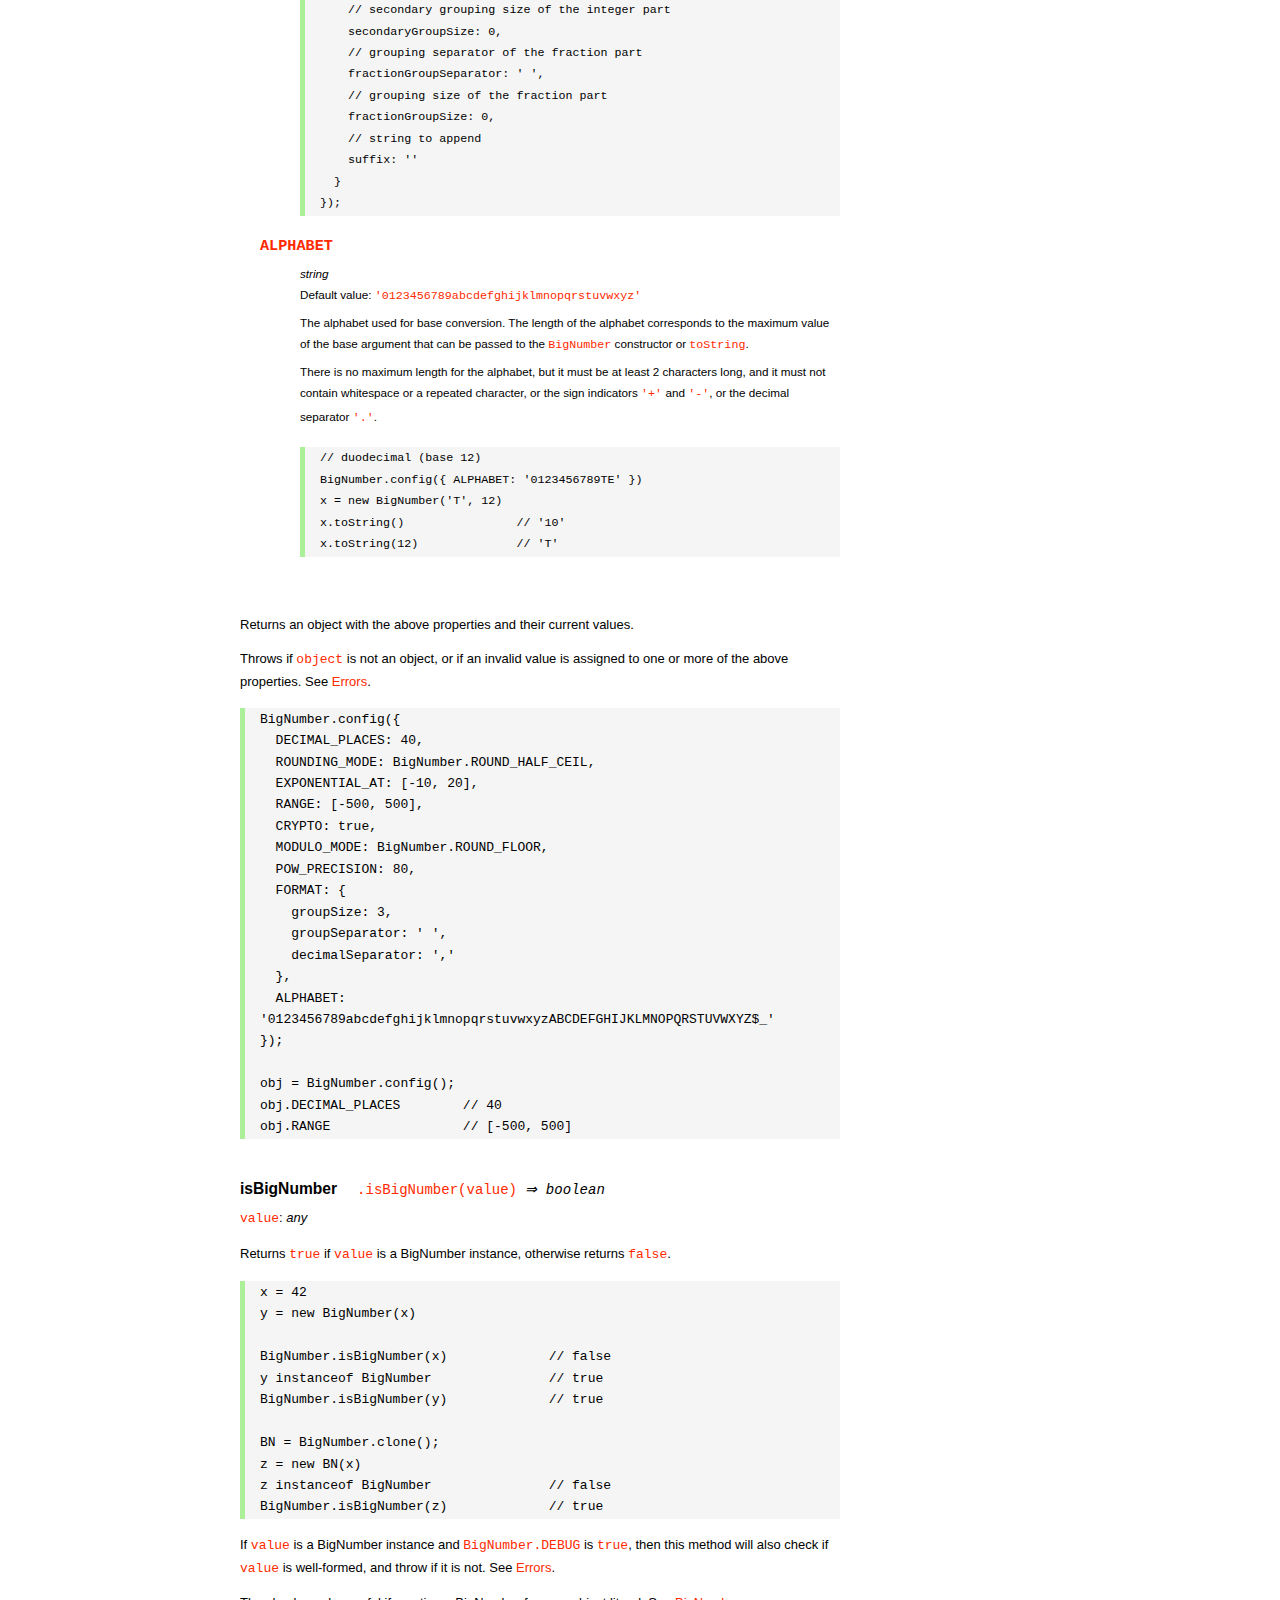
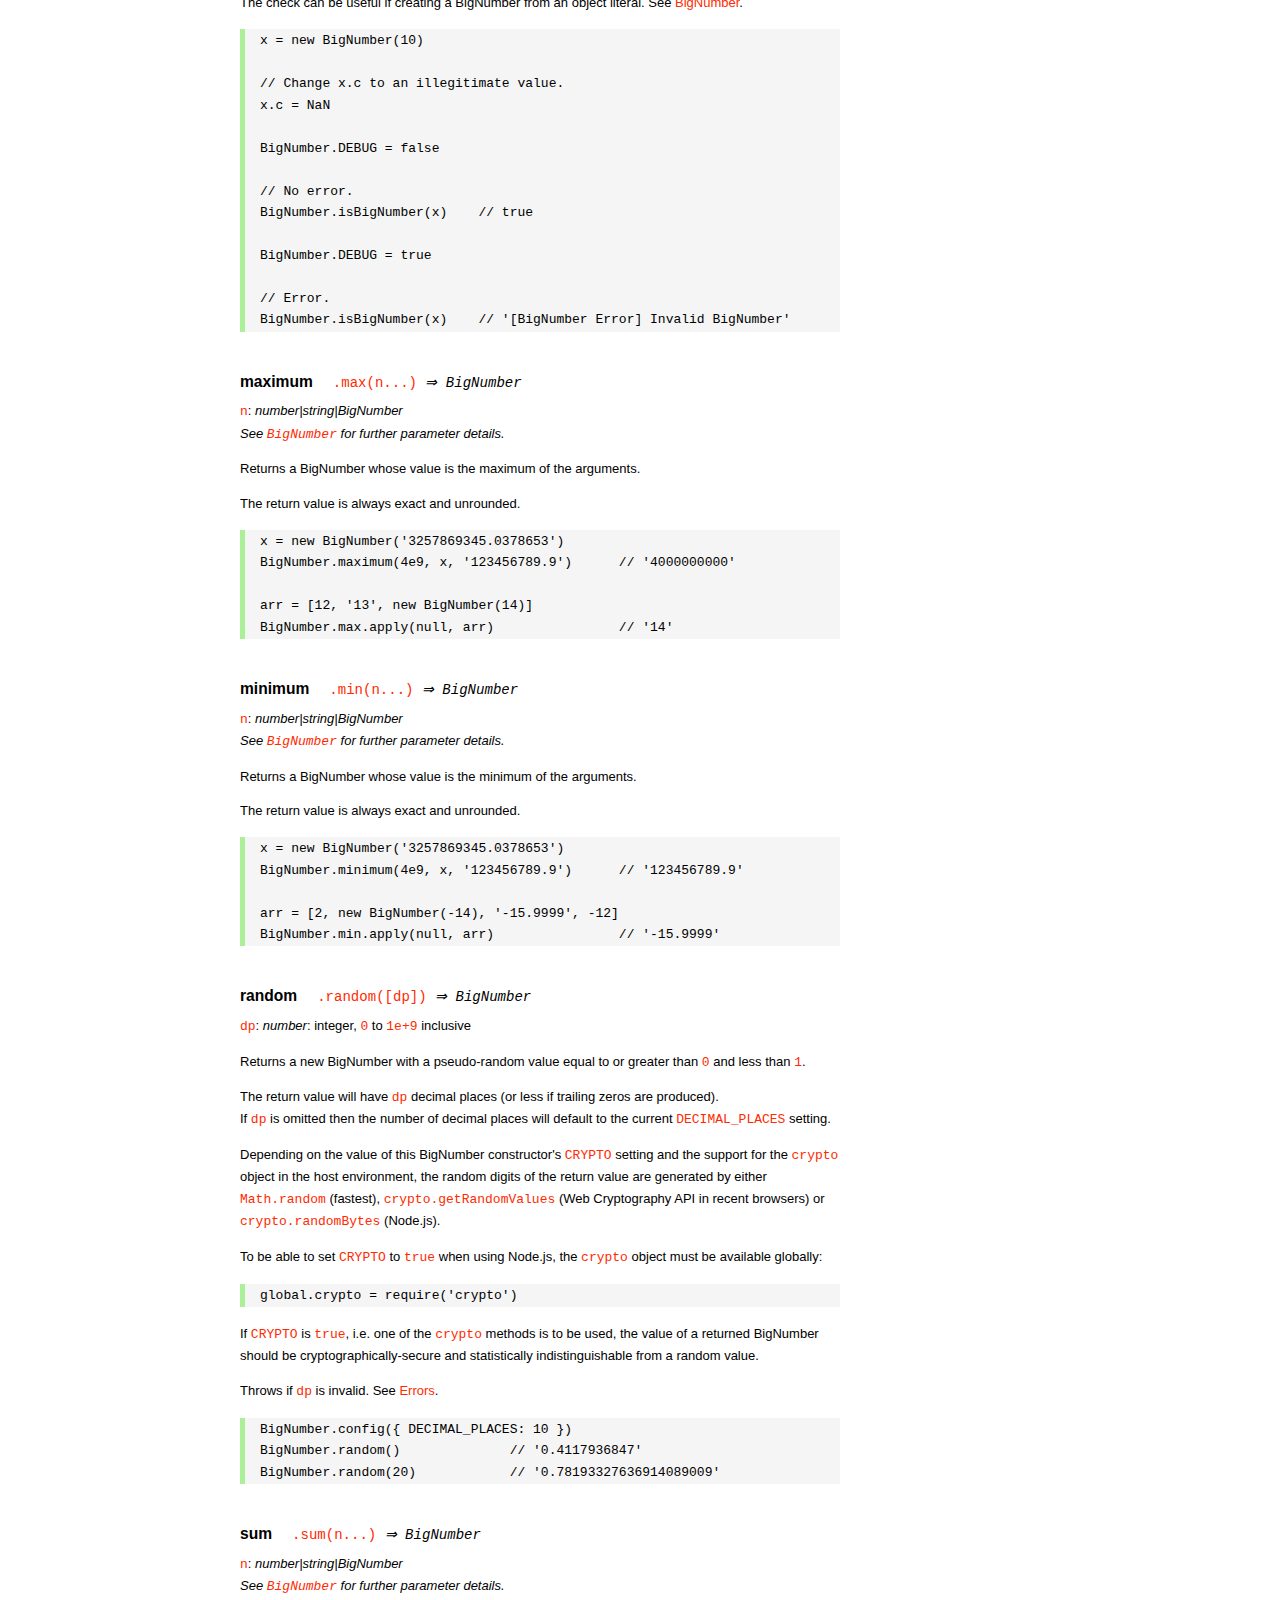
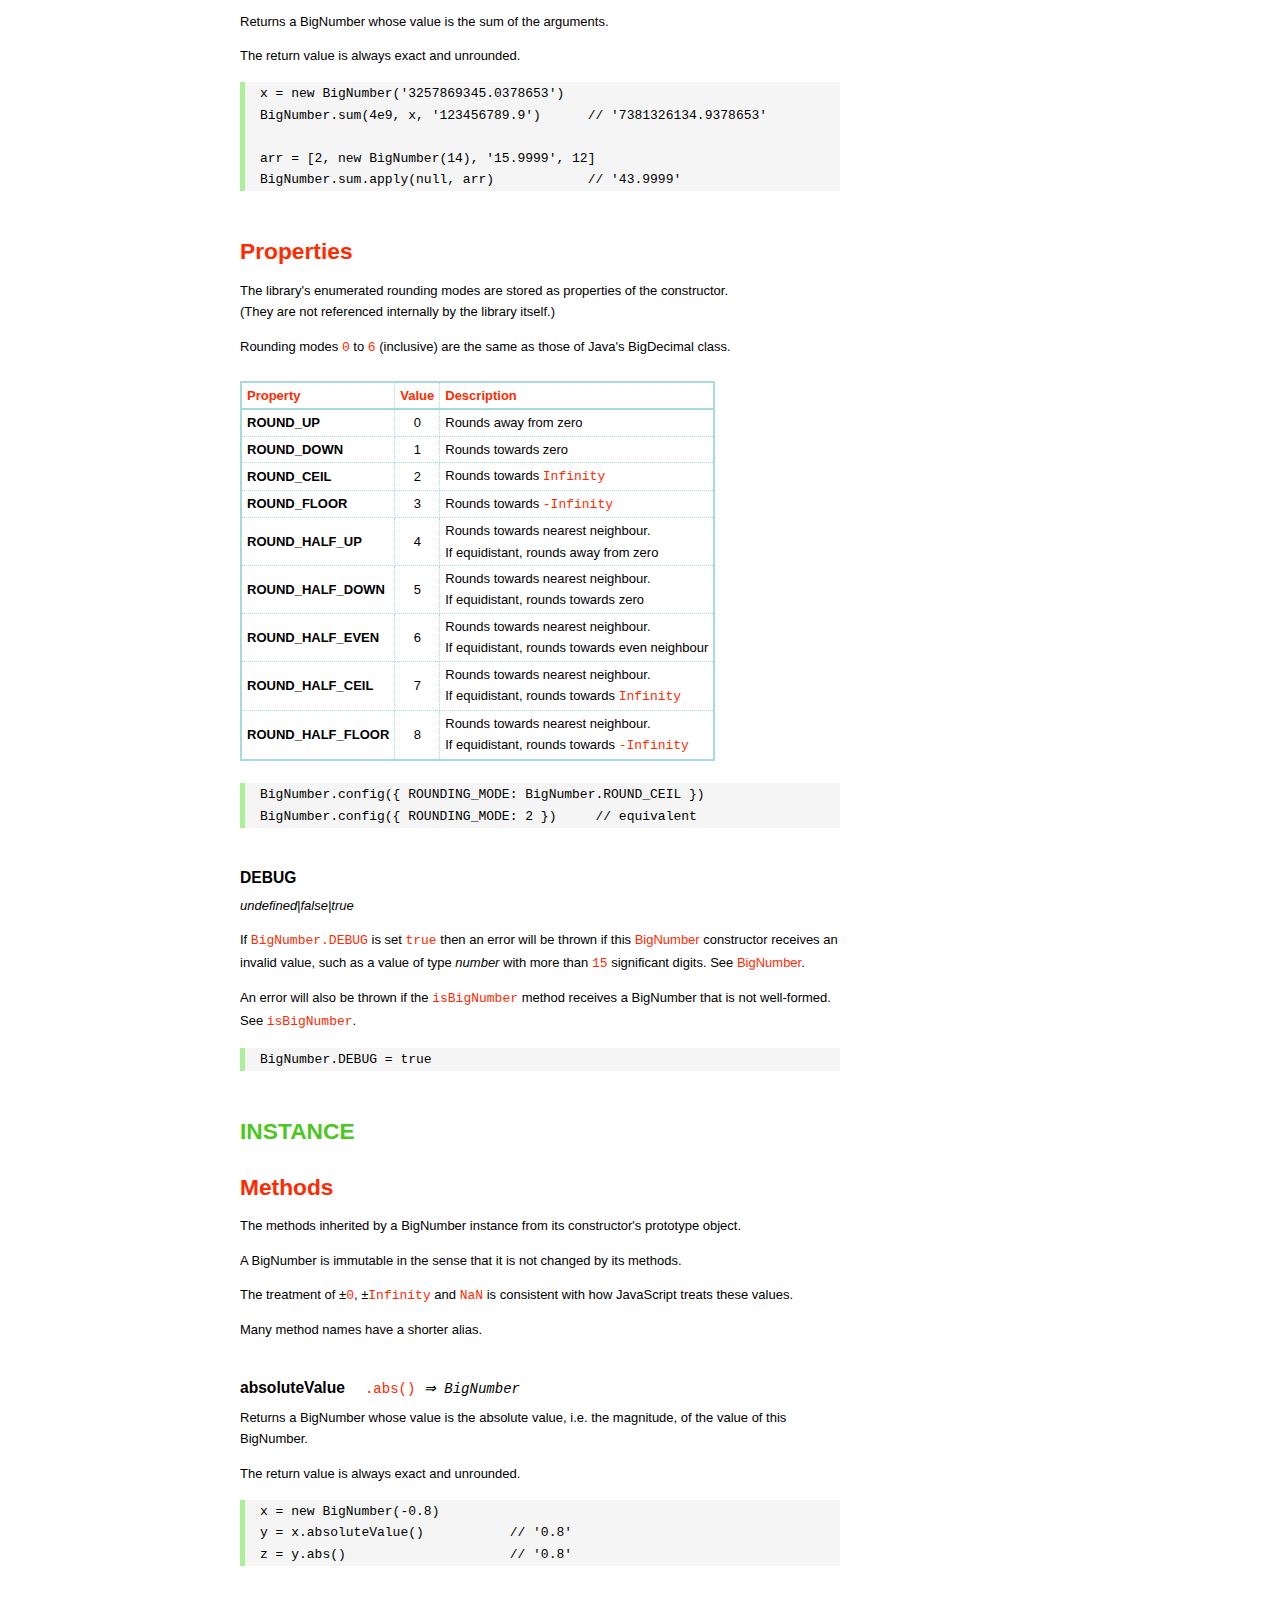
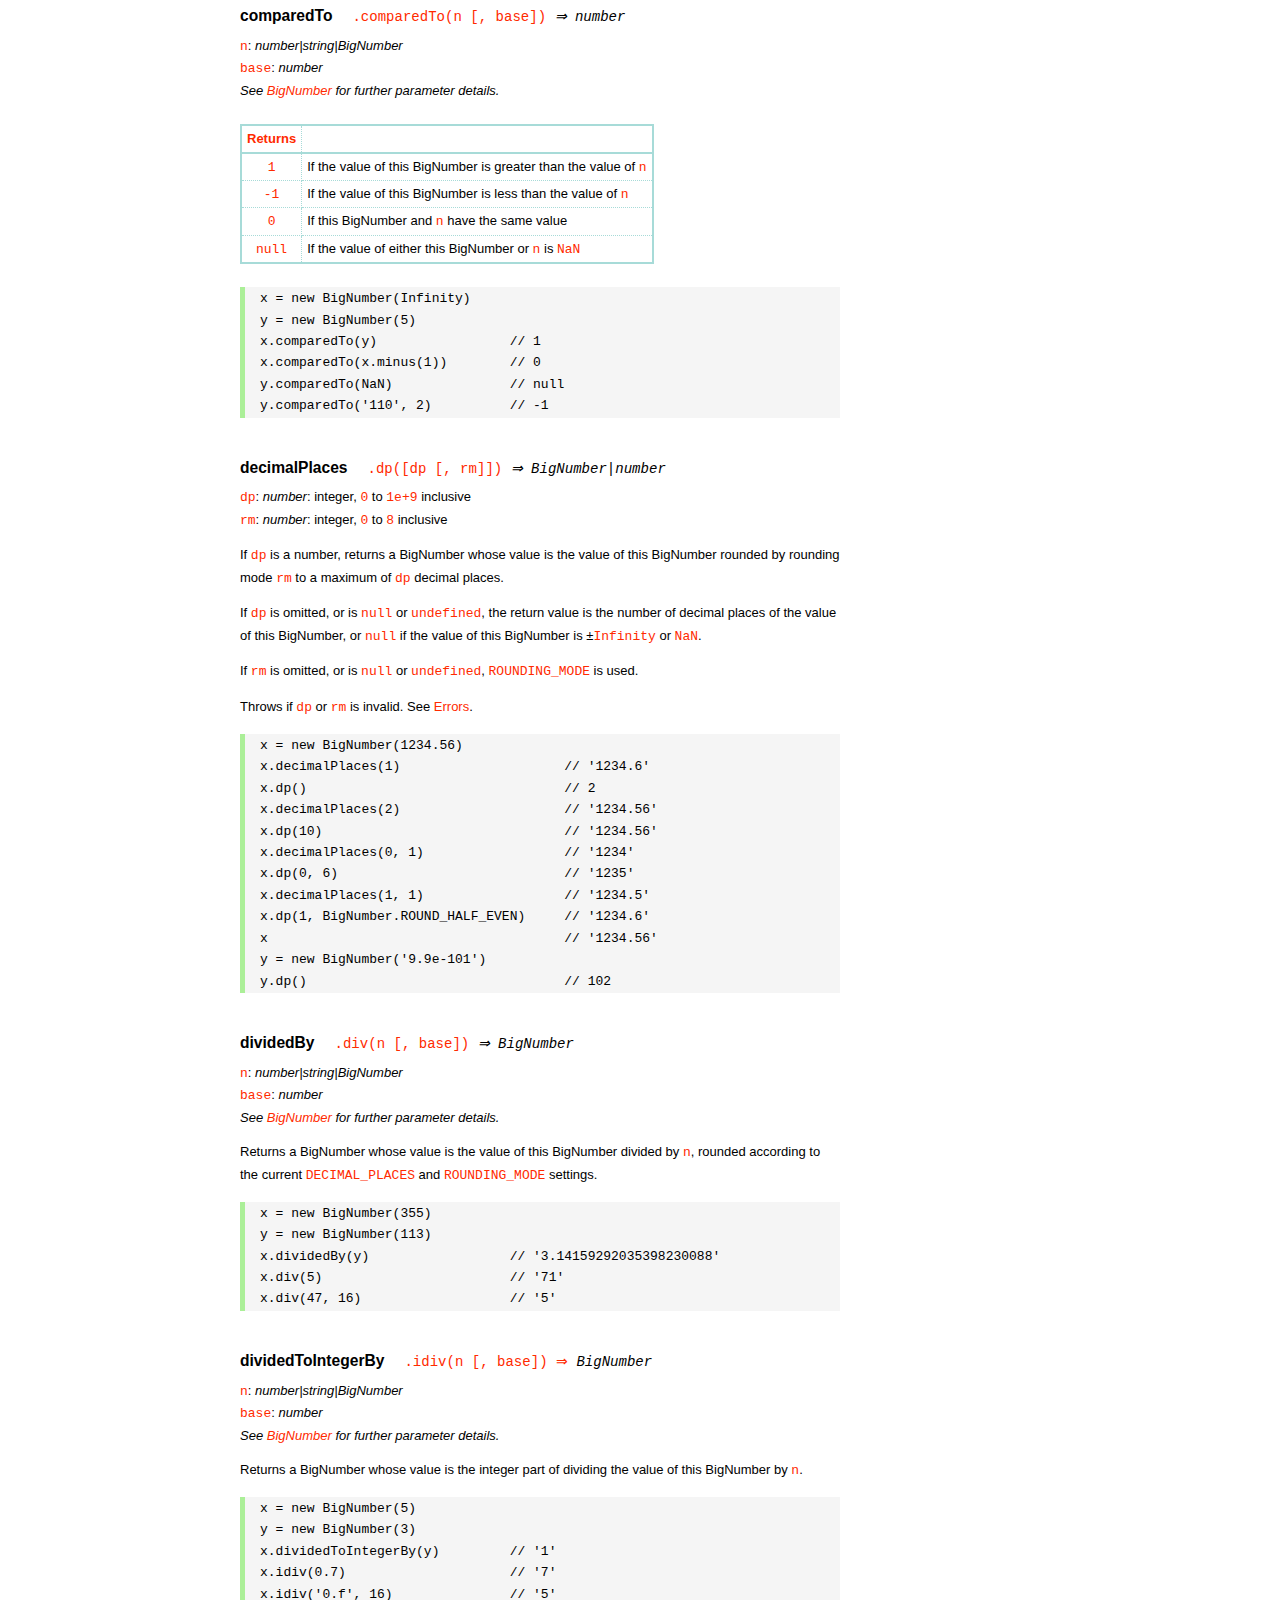
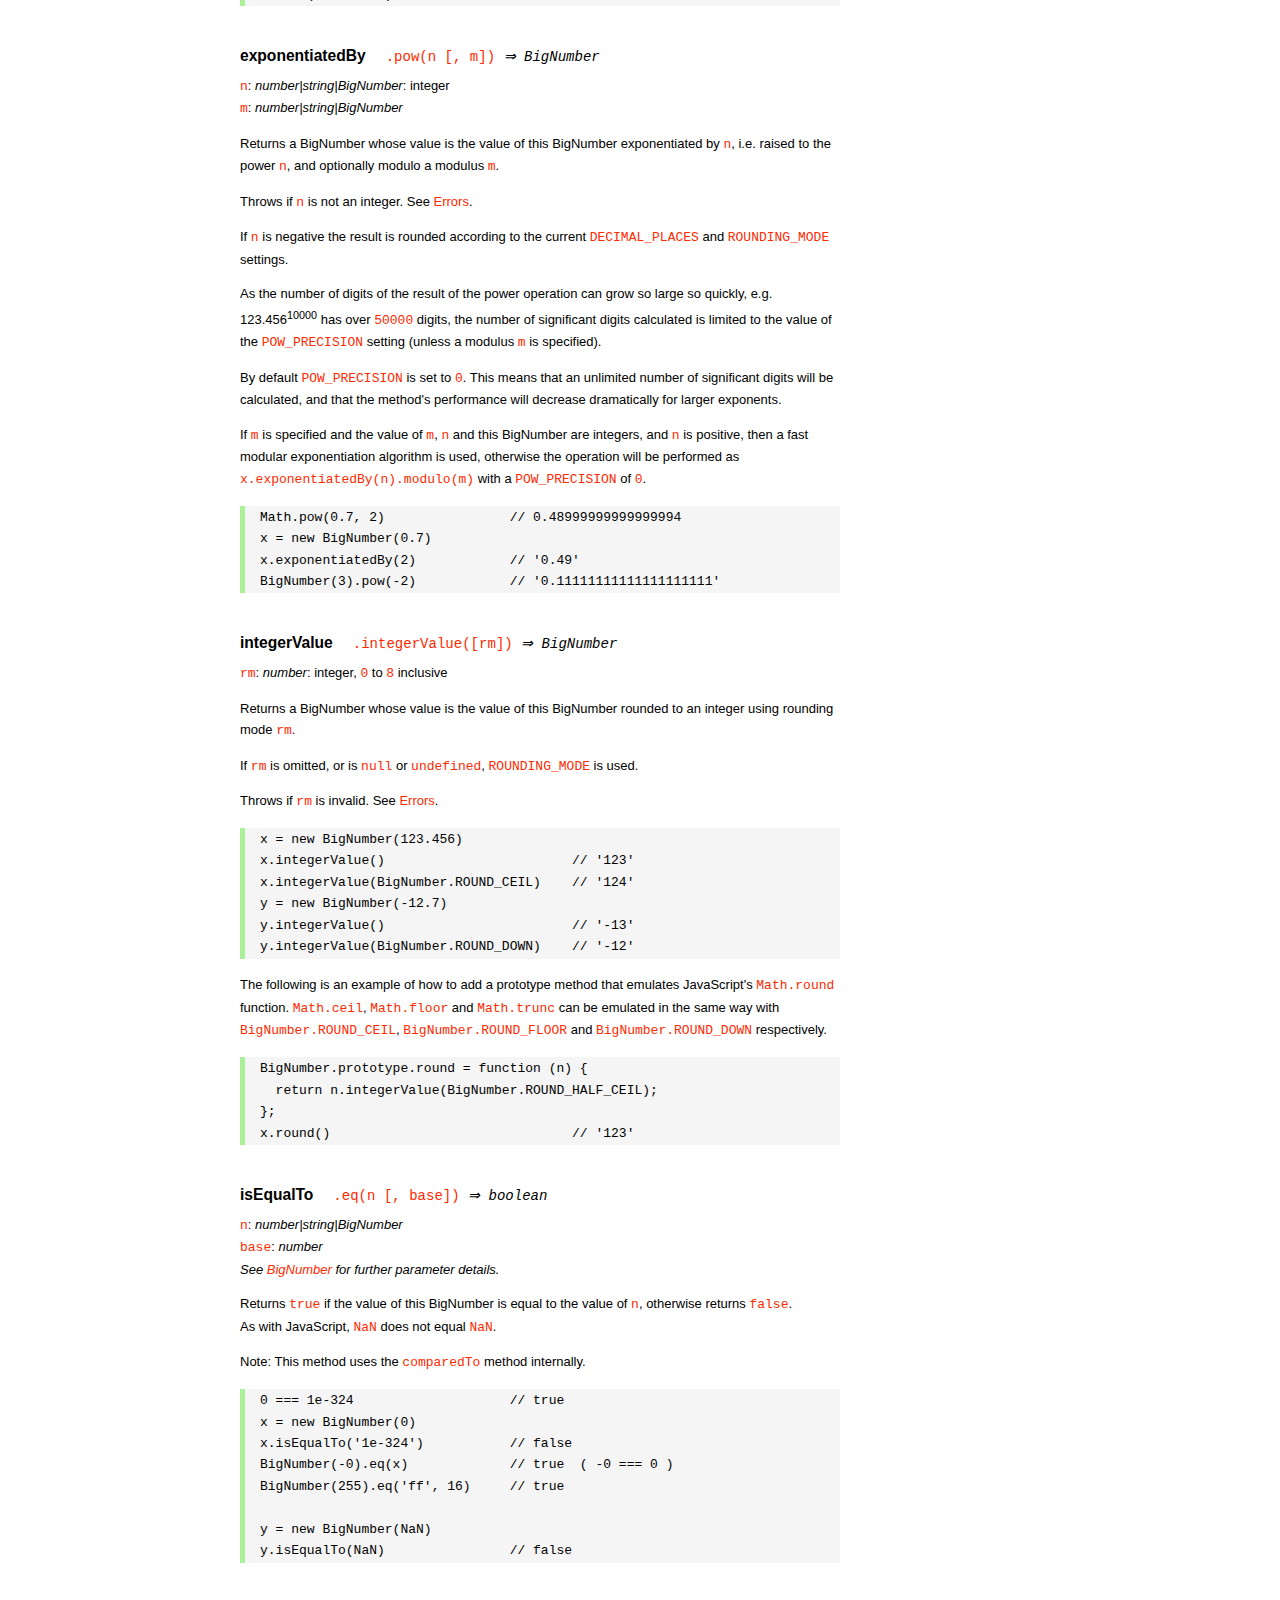
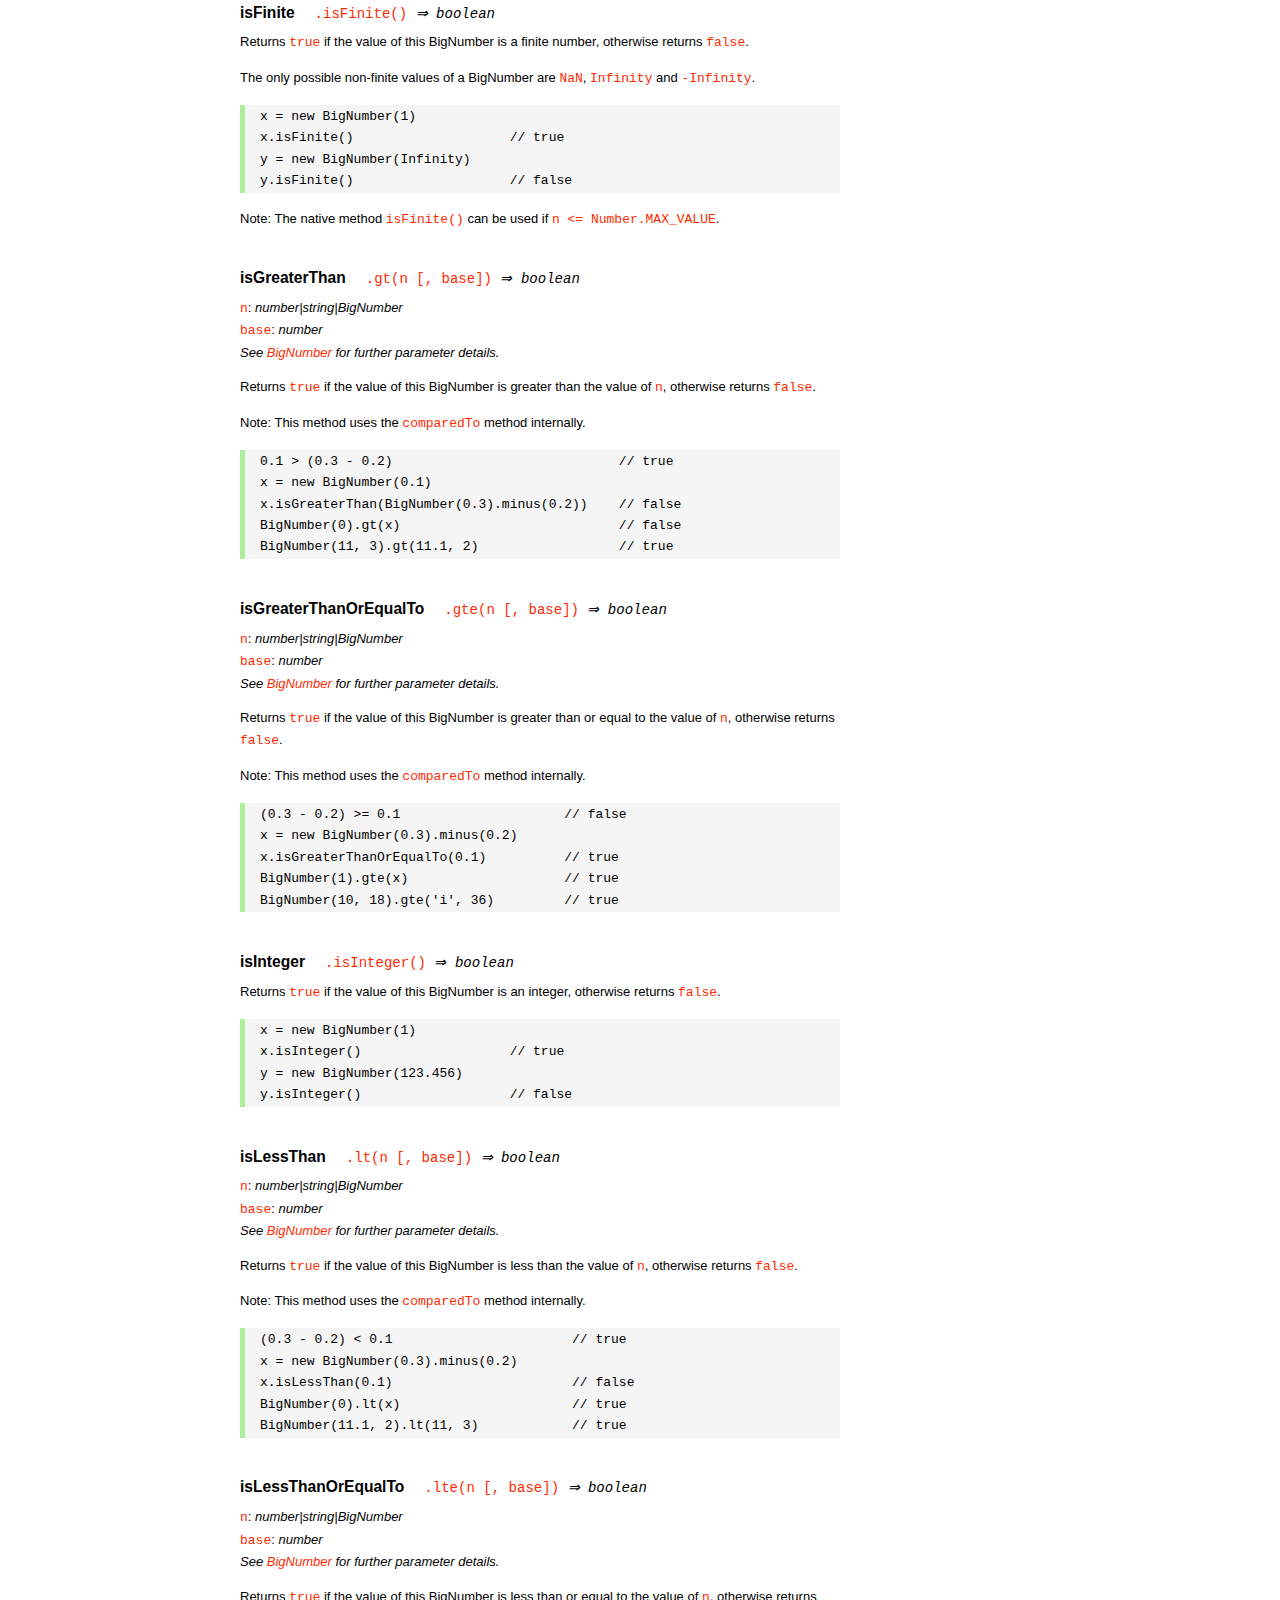
<file: api_server/node_modules/bignumber.js/doc/API.html>
<!DOCTYPE HTML>
<html>
<head>
<meta charset="utf-8">
<meta http-equiv="X-UA-Compatible" content="IE=edge">
<meta name="Author" content="M Mclaughlin">
<title>bignumber.js API</title>
<style>
html{font-size:100%}
body{background:#fff;font-family:"Helvetica Neue",Helvetica,Arial,sans-serif;font-size:13px;
  line-height:1.65em;min-height:100%;margin:0}
body,i{color:#000}
.nav{background:#fff;position:fixed;top:0;bottom:0;left:0;width:200px;overflow-y:auto;
  padding:15px 0 30px 15px}
div.container{width:600px;margin:50px 0 50px 240px}
p{margin:0 0 1em;width:600px}
pre,ul{margin:1em 0}
h1,h2,h3,h4,h5{margin:0;padding:1.5em 0 0}
h1,h2{padding:.75em 0}
h1{font:400 3em Verdana,sans-serif;color:#000;margin-bottom:1em}
h2{font-size:2.25em;color:#ff2a00}
h3{font-size:1.75em;color:#4dc71f}
h4{font-size:1.75em;color:#ff2a00;padding-bottom:.75em}
h5{font-size:1.2em;margin-bottom:.4em}
h6{font-size:1.1em;margin-bottom:0.8em;padding:0.5em 0}
dd{padding-top:.35em}
dt{padding-top:.5em}
b{font-weight:700}
dt b{font-size:1.3em}
a,a:visited{color:#ff2a00;text-decoration:none}
a:active,a:hover{outline:0;text-decoration:underline}
.nav a,.nav b,.nav a:visited{display:block;color:#ff2a00;font-weight:700; margin-top:15px}
.nav b{color:#4dc71f;margin-top:20px;cursor:default;width:auto}
ul{list-style-type:none;padding:0 0 0 20px}
.nav ul{line-height:14px;padding-left:0;margin:5px 0 0}
.nav ul a,.nav ul a:visited,span{display:inline;color:#000;font-family:Verdana,Geneva,sans-serif;
  font-size:11px;font-weight:400;margin:0}
.inset,ul.inset{margin-left:20px}
.inset{font-size:.9em}
.nav li{width:auto;margin:0 0 3px}
.alias{font-style:italic;margin-left:20px}
table{border-collapse:collapse;border-spacing:0;border:2px solid #a7dbd8;margin:1.75em 0;padding:0}
td,th{text-align:left;margin:0;padding:2px 5px;border:1px dotted #a7dbd8}
th{border-top:2px solid #a7dbd8;border-bottom:2px solid #a7dbd8;color:#ff2a00}
code,pre{font-family:Consolas, monaco, monospace;font-weight:400}
pre{background:#f5f5f5;white-space:pre-wrap;word-wrap:break-word;border-left:5px solid #abef98;
  padding:1px 0 1px 15px;margin:1.2em 0}
code,.nav-title{color:#ff2a00}
.end{margin-bottom:25px}
.centre{text-align:center}
.error-table{font-size:13px;width:100%}
#faq{margin:3em 0 0}
li span{float:right;margin-right:10px;color:#c0c0c0}
#js{font:inherit;color:#4dc71f}
</style>
</head>
<body>

  <div class="nav">

    <b>v8.1.0</b>

	<a class='nav-title' href="#">API</a>

    <b> CONSTRUCTOR </b>
    <ul>
      <li><a href="#bignumber">BigNumber</a></li>
    </ul>

    <a href="#methods">Methods</a>
    <ul>
      <li><a href="#clone">clone</a></li>
      <li><a href="#config" >config</a><span>set</span></li>
      <li>
        <ul class="inset">
          <li><a href="#decimal-places">DECIMAL_PLACES</a></li>
          <li><a href="#rounding-mode" >ROUNDING_MODE</a></li>
          <li><a href="#exponential-at">EXPONENTIAL_AT</a></li>
          <li><a href="#range"         >RANGE</a></li>
          <li><a href="#crypto"        >CRYPTO</a></li>
          <li><a href="#modulo-mode"   >MODULO_MODE</a></li>
          <li><a href="#pow-precision" >POW_PRECISION</a></li>
          <li><a href="#format"        >FORMAT</a></li>
          <li><a href="#alphabet"      >ALPHABET</a></li>
        </ul>
      </li>
      <li><a href="#isBigNumber">isBigNumber</a></li>
      <li><a href="#max"        >maximum</a><span>max</span></li>
      <li><a href="#min"        >minimum</a><span>min</span></li>
      <li><a href="#random"     >random</a></li>
      <li><a href="#sum"        >sum</a></li>
    </ul>

    <a href="#constructor-properties">Properties</a>
    <ul>
      <li><a href="#round-up"        >ROUND_UP</a></li>
      <li><a href="#round-down"      >ROUND_DOWN</a></li>
      <li><a href="#round-ceil"      >ROUND_CEIL</a></li>
      <li><a href="#round-floor"     >ROUND_FLOOR</a></li>
      <li><a href="#round-half-up"   >ROUND_HALF_UP</a></li>
      <li><a href="#round-half-down" >ROUND_HALF_DOWN</a></li>
      <li><a href="#round-half-even" >ROUND_HALF_EVEN</a></li>
      <li><a href="#round-half-ceil" >ROUND_HALF_CEIL</a></li>
      <li><a href="#round-half-floor">ROUND_HALF_FLOOR</a></li>
      <li><a href="#debug"           >DEBUG</a></li>
    </ul>

    <b> INSTANCE </b>

    <a href="#prototype-methods">Methods</a>
    <ul>
      <li><a href="#abs"    >absoluteValue         </a><span>abs</span>  </li>
      <li><a href="#cmp"    >comparedTo            </a>                  </li>
      <li><a href="#dp"     >decimalPlaces         </a><span>dp</span>   </li>
      <li><a href="#div"    >dividedBy             </a><span>div</span>  </li>
      <li><a href="#divInt" >dividedToIntegerBy    </a><span>idiv</span> </li>
      <li><a href="#pow"    >exponentiatedBy       </a><span>pow</span>  </li>
      <li><a href="#int"    >integerValue          </a>                  </li>
      <li><a href="#eq"     >isEqualTo             </a><span>eq</span>   </li>
      <li><a href="#isF"    >isFinite              </a>                  </li>
      <li><a href="#gt"     >isGreaterThan         </a><span>gt</span>   </li>
      <li><a href="#gte"    >isGreaterThanOrEqualTo</a><span>gte</span>  </li>
      <li><a href="#isInt"  >isInteger             </a>                  </li>
      <li><a href="#lt"     >isLessThan            </a><span>lt</span>   </li>
      <li><a href="#lte"    >isLessThanOrEqualTo   </a><span>lte</span>  </li>
      <li><a href="#isNaN"  >isNaN                 </a>                  </li>
      <li><a href="#isNeg"  >isNegative            </a>                  </li>
      <li><a href="#isPos"  >isPositive            </a>                  </li>
      <li><a href="#isZ"    >isZero                </a>                  </li>
      <li><a href="#minus"  >minus                 </a>                  </li>
      <li><a href="#mod"    >modulo                </a><span>mod</span>  </li>
      <li><a href="#times"  >multipliedBy          </a><span>times</span></li>
      <li><a href="#neg"    >negated               </a>                  </li>
      <li><a href="#plus"   >plus                  </a>                  </li>
      <li><a href="#sd"     >precision             </a><span>sd</span>   </li>
      <li><a href="#shift"  >shiftedBy             </a>                  </li>
      <li><a href="#sqrt"   >squareRoot            </a><span>sqrt</span> </li>
      <li><a href="#toE"    >toExponential         </a>                  </li>
      <li><a href="#toFix"  >toFixed               </a>                  </li>
      <li><a href="#toFor"  >toFormat              </a>                  </li>
      <li><a href="#toFr"   >toFraction            </a>                  </li>
      <li><a href="#toJSON" >toJSON                </a>                  </li>
      <li><a href="#toN"    >toNumber              </a>                  </li>
      <li><a href="#toP"    >toPrecision           </a>                  </li>
      <li><a href="#toS"    >toString              </a>                  </li>
      <li><a href="#valueOf">valueOf               </a>                  </li>
    </ul>

    <a href="#instance-properties">Properties</a>
    <ul>
      <li><a href="#coefficient">c: coefficient</a></li>
      <li><a href="#exponent"   >e: exponent</a></li>
      <li><a href="#sign"       >s: sign</a></li>
    </ul>

    <a href="#zero-nan-infinity">Zero, NaN &amp; Infinity</a>
    <a href="#Errors">Errors</a>
    <a href="#type-coercion">Type coercion</a>
    <a class='end' href="#faq">FAQ</a>

  </div>

  <div class="container">

    <h1>bignumber<span id='js'>.js</span></h1>

    <p>A JavaScript library for arbitrary-precision arithmetic.</p>
    <p><a href="https://github.com/MikeMcl/bignumber.js">Hosted on GitHub</a>. </p>

    <h2>API</h2>

    <p>
      See the <a href='https://github.com/MikeMcl/bignumber.js'>README</a> on GitHub for a
      quick-start introduction.
    </p>
    <p>
      In all examples below, <code>var</code> and semicolons are not shown, and if a commented-out
      value is in quotes it means <code>toString</code> has been called on the preceding expression.
    </p>


    <h3>CONSTRUCTOR</h3>


    <h5 id="bignumber">
      BigNumber<code class='inset'>BigNumber(n [, base]) <i>&rArr; BigNumber</i></code>
    </h5>
    <p>
      <code>n</code>: <i>number|string|BigNumber</i><br />
      <code>base</code>: <i>number</i>: integer, <code>2</code> to <code>36</code> inclusive. (See
      <a href='#alphabet'><code>ALPHABET</code></a> to extend this range).
    </p>
    <p>
      Returns a new instance of a BigNumber object with value <code>n</code>, where <code>n</code>
      is a numeric value in the specified <code>base</code>, or base <code>10</code> if
      <code>base</code> is omitted or is <code>null</code> or <code>undefined</code>.
    </p>
    <pre>
x = new BigNumber(123.4567)                // '123.4567'
// 'new' is optional
y = BigNumber(x)                           // '123.4567'</pre>
    <p>
      If <code>n</code> is a base <code>10</code> value it can be in normal (fixed-point) or
      exponential notation. Values in other bases must be in normal notation. Values in any base can
      have fraction digits, i.e. digits after the decimal point.
    </p>
    <pre>
new BigNumber(43210)                       // '43210'
new BigNumber('4.321e+4')                  // '43210'
new BigNumber('-735.0918e-430')            // '-7.350918e-428'
new BigNumber('123412421.234324', 5)       // '607236.557696'</pre>
    <p>
      Signed <code>0</code>, signed <code>Infinity</code> and <code>NaN</code> are supported.
    </p>
    <pre>
new BigNumber('-Infinity')                 // '-Infinity'
new BigNumber(NaN)                         // 'NaN'
new BigNumber(-0)                          // '0'
new BigNumber('.5')                        // '0.5'
new BigNumber('+2')                        // '2'</pre>
    <p>
      String values in hexadecimal literal form, e.g. <code>'0xff'</code>, are valid, as are
      string values with the octal and binary prefixs <code>'0o'</code> and <code>'0b'</code>.
      String values in octal literal form without the prefix will be interpreted as
      decimals, e.g. <code>'011'</code> is interpreted as 11, not 9.
    </p>
    <pre>
new BigNumber(-10110100.1, 2)              // '-180.5'
new BigNumber('-0b10110100.1')             // '-180.5'
new BigNumber('ff.8', 16)                  // '255.5'
new BigNumber('0xff.8')                    // '255.5'</pre>
    <p>
      If a base is specified, <code>n</code> is rounded according to the current
      <a href='#decimal-places'><code>DECIMAL_PLACES</code></a> and
      <a href='#rounding-mode'><code>ROUNDING_MODE</code></a> settings. <em>This includes base
      <code>10</code> so don't include a <code>base</code> parameter for decimal values unless
      this behaviour is wanted.</em>
    </p>
    <pre>BigNumber.config({ DECIMAL_PLACES: 5 })
new BigNumber(1.23456789)                  // '1.23456789'
new BigNumber(1.23456789, 10)              // '1.23457'</pre>
    <p>An error is thrown if <code>base</code> is invalid. See <a href='#Errors'>Errors</a>.</p>
    <p>
      There is no limit to the number of digits of a value of type <em>string</em> (other than
      that of JavaScript's maximum array size). See <a href='#range'><code>RANGE</code></a> to set
      the maximum and minimum possible exponent value of a BigNumber.
    </p>
    <pre>
new BigNumber('5032485723458348569331745.33434346346912144534543')
new BigNumber('4.321e10000000')</pre>
    <p>BigNumber <code>NaN</code> is returned if <code>n</code> is invalid
    (unless <code>BigNumber.DEBUG</code> is <code>true</code>, see below).</p>
    <pre>
new BigNumber('.1*')                       // 'NaN'
new BigNumber('blurgh')                    // 'NaN'
new BigNumber(9, 2)                        // 'NaN'</pre>
    <p>
      To aid in debugging, if <code>BigNumber.DEBUG</code> is <code>true</code> then an error will
      be thrown on an invalid <code>n</code>. An error will also be thrown if <code>n</code> is of
      type <em>number</em> with more than <code>15</code> significant digits, as calling
      <code><a href='#toS'>toString</a></code> or <code><a href='#valueOf'>valueOf</a></code> on
      these numbers may not result in the intended value.
    </p>
      <pre>
console.log(823456789123456.3)            //  823456789123456.2
new BigNumber(823456789123456.3)          // '823456789123456.2'
BigNumber.DEBUG = true
// '[BigNumber Error] Number primitive has more than 15 significant digits'
new BigNumber(823456789123456.3)
// '[BigNumber Error] Not a base 2 number'
new BigNumber(9, 2)</pre>
    <p>
      A BigNumber can also be created from an object literal.
      Use <code><a href='#isBigNumber'>isBigNumber</a></code> to check that it is well-formed.
    </p>
    <pre>new BigNumber({ s: 1, e: 2, c: [ 777, 12300000000000 ], _isBigNumber: true })    // '777.123'</pre>




    <h4 id="methods">Methods</h4>
     <p>The static methods of a BigNumber constructor.</p>




    <h5 id="clone">clone
      <code class='inset'>.clone([object]) <i>&rArr; BigNumber constructor</i></code>
    </h5>
    <p><code>object</code>: <i>object</i></p>
    <p>
      Returns a new independent BigNumber constructor with configuration as described by
      <code>object</code> (see <a href='#config'><code>config</code></a>), or with the default
      configuration if <code>object</code> is <code>null</code> or <code>undefined</code>.
    </p>
    <p>
      Throws if <code>object</code> is not an object. See <a href='#Errors'>Errors</a>.
    </p>
    <pre>BigNumber.config({ DECIMAL_PLACES: 5 })
BN = BigNumber.clone({ DECIMAL_PLACES: 9 })

x = new BigNumber(1)
y = new BN(1)

x.div(3)                        // 0.33333
y.div(3)                        // 0.333333333

// BN = BigNumber.clone({ DECIMAL_PLACES: 9 }) is equivalent to:
BN = BigNumber.clone()
BN.config({ DECIMAL_PLACES: 9 })</pre>



    <h5 id="config">config<code class='inset'>set([object]) <i>&rArr; object</i></code></h5>
    <p>
      <code>object</code>: <i>object</i>: an object that contains some or all of the following
      properties.
    </p>
    <p>Configures the settings for this particular BigNumber constructor.</p>

    <dl class='inset'>
      <dt id="decimal-places"><code><b>DECIMAL_PLACES</b></code></dt>
      <dd>
        <i>number</i>: integer, <code>0</code> to <code>1e+9</code> inclusive<br />
        Default value: <code>20</code>
      </dd>
      <dd>
        The <u>maximum</u> number of decimal places of the results of operations involving
        division, i.e. division, square root and base conversion operations, and power
        operations with negative exponents.<br />
      </dd>
      <dd>
      <pre>BigNumber.config({ DECIMAL_PLACES: 5 })
BigNumber.set({ DECIMAL_PLACES: 5 })    // equivalent</pre>
      </dd>



      <dt id="rounding-mode"><code><b>ROUNDING_MODE</b></code></dt>
      <dd>
        <i>number</i>: integer, <code>0</code> to <code>8</code> inclusive<br />
        Default value: <code>4</code> <a href="#round-half-up">(<code>ROUND_HALF_UP</code>)</a>
      </dd>
      <dd>
        The rounding mode used in the above operations and the default rounding mode of
        <a href='#dp'><code>decimalPlaces</code></a>,
        <a href='#sd'><code>precision</code></a>,
        <a href='#toE'><code>toExponential</code></a>,
        <a href='#toFix'><code>toFixed</code></a>,
        <a href='#toFor'><code>toFormat</code></a> and
        <a href='#toP'><code>toPrecision</code></a>.
      </dd>
      <dd>The modes are available as enumerated properties of the BigNumber constructor.</dd>
       <dd>
      <pre>BigNumber.config({ ROUNDING_MODE: 0 })
BigNumber.set({ ROUNDING_MODE: BigNumber.ROUND_UP })    // equivalent</pre>
        </dd>



      <dt id="exponential-at"><code><b>EXPONENTIAL_AT</b></code></dt>
      <dd>
        <i>number</i>: integer, magnitude <code>0</code> to <code>1e+9</code> inclusive, or
        <br />
        <i>number</i>[]: [ integer <code>-1e+9</code> to <code>0</code> inclusive, integer
        <code>0</code> to <code>1e+9</code> inclusive ]<br />
        Default value: <code>[-7, 20]</code>
      </dd>
      <dd>
        The exponent value(s) at which <code>toString</code> returns exponential notation.
      </dd>
      <dd>
        If a single number is assigned, the value is the exponent magnitude.<br />
        If an array of two numbers is assigned then the first number is the negative exponent
        value at and beneath which exponential notation is used, and the second number is the
        positive exponent value at and above which the same.
      </dd>
      <dd>
        For example, to emulate JavaScript numbers in terms of the exponent values at which they
        begin to use exponential notation, use <code>[-7, 20]</code>.
      </dd>
      <dd>
      <pre>BigNumber.config({ EXPONENTIAL_AT: 2 })
new BigNumber(12.3)         // '12.3'        e is only 1
new BigNumber(123)          // '1.23e+2'
new BigNumber(0.123)        // '0.123'       e is only -1
new BigNumber(0.0123)       // '1.23e-2'

BigNumber.config({ EXPONENTIAL_AT: [-7, 20] })
new BigNumber(123456789)    // '123456789'   e is only 8
new BigNumber(0.000000123)  // '1.23e-7'

// Almost never return exponential notation:
BigNumber.config({ EXPONENTIAL_AT: 1e+9 })

// Always return exponential notation:
BigNumber.config({ EXPONENTIAL_AT: 0 })</pre>
      </dd>
      <dd>
        Regardless of the value of <code>EXPONENTIAL_AT</code>, the <code>toFixed</code> method
        will always return a value in normal notation and the <code>toExponential</code> method
        will always return a value in exponential form.
      </dd>
      <dd>
        Calling <code>toString</code> with a base argument, e.g. <code>toString(10)</code>, will
        also always return normal notation.
      </dd>



      <dt id="range"><code><b>RANGE</b></code></dt>
      <dd>
        <i>number</i>: integer, magnitude <code>1</code> to <code>1e+9</code> inclusive, or
        <br />
        <i>number</i>[]: [ integer <code>-1e+9</code> to <code>-1</code> inclusive, integer
        <code>1</code> to <code>1e+9</code> inclusive ]<br />
        Default value: <code>[-1e+9, 1e+9]</code>
      </dd>
      <dd>
        The exponent value(s) beyond which overflow to <code>Infinity</code> and underflow to
        zero occurs.
      </dd>
      <dd>
        If a single number is assigned, it is the maximum exponent magnitude: values wth a
        positive exponent of greater magnitude become <code>Infinity</code> and those with a
        negative exponent of greater magnitude become zero.
      <dd>
        If an array of two numbers is assigned then the first number is the negative exponent
        limit and the second number is the positive exponent limit.
      </dd>
      <dd>
        For example, to emulate JavaScript numbers in terms of the exponent values at which they
        become zero and <code>Infinity</code>, use <code>[-324, 308]</code>.
      </dd>
      <dd>
      <pre>BigNumber.config({ RANGE: 500 })
BigNumber.config().RANGE     // [ -500, 500 ]
new BigNumber('9.999e499')   // '9.999e+499'
new BigNumber('1e500')       // 'Infinity'
new BigNumber('1e-499')      // '1e-499'
new BigNumber('1e-500')      // '0'

BigNumber.config({ RANGE: [-3, 4] })
new BigNumber(99999)         // '99999'      e is only 4
new BigNumber(100000)        // 'Infinity'   e is 5
new BigNumber(0.001)         // '0.01'       e is only -3
new BigNumber(0.0001)        // '0'          e is -4</pre>
      </dd>
      <dd>
        The largest possible magnitude of a finite BigNumber is
        <code>9.999...e+1000000000</code>.<br />
        The smallest possible magnitude of a non-zero BigNumber is <code>1e-1000000000</code>.
      </dd>



      <dt id="crypto"><code><b>CRYPTO</b></code></dt>
      <dd>
        <i>boolean</i>: <code>true</code> or <code>false</code>.<br />
        Default value: <code>false</code>
      </dd>
      <dd>
        The value that determines whether cryptographically-secure pseudo-random number
        generation is used.
      </dd>
      <dd>
        If <code>CRYPTO</code> is set to <code>true</code> then the
        <a href='#random'><code>random</code></a> method will generate random digits using
        <code>crypto.getRandomValues</code> in browsers that support it, or
        <code>crypto.randomBytes</code> if using Node.js.
      </dd>
      <dd>
        If neither function is supported by the host environment then attempting to set
        <code>CRYPTO</code> to <code>true</code> will fail and an exception will be thrown.
      </dd>
      <dd>
        If <code>CRYPTO</code> is <code>false</code> then the source of randomness used will be
        <code>Math.random</code> (which is assumed to generate at least <code>30</code> bits of
        randomness).
      </dd>
      <dd>See <a href='#random'><code>random</code></a>.</dd>
      <dd>
      <pre>
// Node.js
global.crypto = require('crypto')

BigNumber.config({ CRYPTO: true })
BigNumber.config().CRYPTO       // true
BigNumber.random()              // 0.54340758610486147524</pre>
      </dd>



      <dt id="modulo-mode"><code><b>MODULO_MODE</b></code></dt>
      <dd>
        <i>number</i>: integer, <code>0</code> to <code>9</code> inclusive<br />
        Default value: <code>1</code> (<a href="#round-down"><code>ROUND_DOWN</code></a>)
      </dd>
      <dd>The modulo mode used when calculating the modulus: <code>a mod n</code>.</dd>
      <dd>
        The quotient, <code>q = a / n</code>, is calculated according to the
        <a href='#rounding-mode'><code>ROUNDING_MODE</code></a> that corresponds to the chosen
        <code>MODULO_MODE</code>.
      </dd>
      <dd>The remainder, <code>r</code>, is calculated as: <code>r = a - n * q</code>.</dd>
      <dd>
        The modes that are most commonly used for the modulus/remainder operation are shown in
        the following table. Although the other rounding modes can be used, they may not give
        useful results.
      </dd>
      <dd>
        <table>
          <tr><th>Property</th><th>Value</th><th>Description</th></tr>
          <tr>
            <td><b>ROUND_UP</b></td><td class='centre'>0</td>
            <td>
              The remainder is positive if the dividend is negative, otherwise it is negative.
            </td>
          </tr>
          <tr>
            <td><b>ROUND_DOWN</b></td><td class='centre'>1</td>
            <td>
              The remainder has the same sign as the dividend.<br />
              This uses 'truncating division' and matches the behaviour of JavaScript's
              remainder operator <code>%</code>.
            </td>
          </tr>
          <tr>
            <td><b>ROUND_FLOOR</b></td><td class='centre'>3</td>
            <td>
              The remainder has the same sign as the divisor.<br />
              This matches Python's <code>%</code> operator.
            </td>
          </tr>
          <tr>
            <td><b>ROUND_HALF_EVEN</b></td><td class='centre'>6</td>
            <td>The <i>IEEE 754</i> remainder function.</td>
          </tr>
           <tr>
             <td><b>EUCLID</b></td><td class='centre'>9</td>
             <td>
               The remainder is always positive. Euclidian division: <br />
               <code>q = sign(n) * floor(a / abs(n))</code>
             </td>
           </tr>
        </table>
      </dd>
      <dd>
        The rounding/modulo modes are available as enumerated properties of the BigNumber
        constructor.
      </dd>
      <dd>See <a href='#mod'><code>modulo</code></a>.</dd>
      <dd>
        <pre>BigNumber.config({ MODULO_MODE: BigNumber.EUCLID })
BigNumber.config({ MODULO_MODE: 9 })          // equivalent</pre>
      </dd>



      <dt id="pow-precision"><code><b>POW_PRECISION</b></code></dt>
      <dd>
        <i>number</i>: integer, <code>0</code> to <code>1e+9</code> inclusive.<br />
        Default value: <code>0</code>
      </dd>
      <dd>
        The <i>maximum</i> precision, i.e. number of significant digits, of the result of the power
        operation (unless a modulus is specified).
      </dd>
      <dd>If set to <code>0</code>, the number of significant digits will not be limited.</dd>
      <dd>See <a href='#pow'><code>exponentiatedBy</code></a>.</dd>
      <dd><pre>BigNumber.config({ POW_PRECISION: 100 })</pre></dd>



      <dt id="format"><code><b>FORMAT</b></code></dt>
      <dd><i>object</i></dd>
      <dd>
        The <code>FORMAT</code> object configures the format of the string returned by the
        <a href='#toFor'><code>toFormat</code></a> method.
      </dd>
      <dd>
        The example below shows the properties of the <code>FORMAT</code> object that are
        recognised, and their default values.
      </dd>
      <dd>
         Unlike the other configuration properties, the values of the properties of the
         <code>FORMAT</code> object will not be checked for validity. The existing
         <code>FORMAT</code> object will simply be replaced by the object that is passed in.
         The object can include any number of the properties shown below.
      </dd>
      <dd>See <a href='#toFor'><code>toFormat</code></a> for examples of usage.</dd>
      <dd>
      <pre>
BigNumber.config({
  FORMAT: {
    // string to prepend
    prefix: '',
    // decimal separator
    decimalSeparator: '.',
    // grouping separator of the integer part
    groupSeparator: ',',
    // primary grouping size of the integer part
    groupSize: 3,
    // secondary grouping size of the integer part
    secondaryGroupSize: 0,
    // grouping separator of the fraction part
    fractionGroupSeparator: ' ',
    // grouping size of the fraction part
    fractionGroupSize: 0,
    // string to append
    suffix: ''
  }
});</pre>
      </dd>



      <dt id="alphabet"><code><b>ALPHABET</b></code></dt>
      <dd>
        <i>string</i><br />
        Default value: <code>'0123456789abcdefghijklmnopqrstuvwxyz'</code>
      </dd>
      <dd>
        The alphabet used for base conversion. The length of the alphabet corresponds to the
        maximum value of the base argument that can be passed to the
        <a href='#bignumber'><code>BigNumber</code></a> constructor or
        <a href='#toS'><code>toString</code></a>.
      </dd>
      <dd>
        There is no maximum length for the alphabet, but it must be at least 2 characters long, and
        it must not contain whitespace or a repeated character, or the sign indicators
        <code>'+'</code> and <code>'-'</code>, or the decimal separator <code>'.'</code>.
      </dd>
      <dd>
        <pre>// duodecimal (base 12)
BigNumber.config({ ALPHABET: '0123456789TE' })
x = new BigNumber('T', 12)
x.toString()                // '10'
x.toString(12)              // 'T'</pre>
      </dd>



    </dl>
    <br /><br />
    <p>Returns an object with the above properties and their current values.</p>
    <p>
      Throws if <code>object</code> is not an object, or if an invalid value is assigned to
      one or more of the above properties. See <a href='#Errors'>Errors</a>.
    </p>
    <pre>
BigNumber.config({
  DECIMAL_PLACES: 40,
  ROUNDING_MODE: BigNumber.ROUND_HALF_CEIL,
  EXPONENTIAL_AT: [-10, 20],
  RANGE: [-500, 500],
  CRYPTO: true,
  MODULO_MODE: BigNumber.ROUND_FLOOR,
  POW_PRECISION: 80,
  FORMAT: {
    groupSize: 3,
    groupSeparator: ' ',
    decimalSeparator: ','
  },
  ALPHABET: '0123456789abcdefghijklmnopqrstuvwxyzABCDEFGHIJKLMNOPQRSTUVWXYZ$_'
});

obj = BigNumber.config();
obj.DECIMAL_PLACES        // 40
obj.RANGE                 // [-500, 500]</pre>



    <h5 id="isBigNumber">
      isBigNumber<code class='inset'>.isBigNumber(value) <i>&rArr; boolean</i></code>
    </h5>
    <p><code>value</code>: <i>any</i><br /></p>
    <p>
      Returns <code>true</code> if <code>value</code> is a BigNumber instance, otherwise returns
      <code>false</code>.
    </p>
    <pre>x = 42
y = new BigNumber(x)

BigNumber.isBigNumber(x)             // false
y instanceof BigNumber               // true
BigNumber.isBigNumber(y)             // true

BN = BigNumber.clone();
z = new BN(x)
z instanceof BigNumber               // false
BigNumber.isBigNumber(z)             // true</pre>
    <p>
      If <code>value</code> is a BigNumber instance and <code>BigNumber.DEBUG</code> is <code>true</code>,
      then this method will also check if <code>value</code> is well-formed, and throw if it is not.
      See <a href='#Errors'>Errors</a>.
    </p>
    <p>
      The check can be useful if creating a BigNumber from an object literal.
      See <a href='#bignumber'>BigNumber</a>.
    </p>
    <pre>
x = new BigNumber(10)

// Change x.c to an illegitimate value.
x.c = NaN

BigNumber.DEBUG = false

// No error.
BigNumber.isBigNumber(x)    // true

BigNumber.DEBUG = true

// Error.
BigNumber.isBigNumber(x)    // '[BigNumber Error] Invalid BigNumber'</pre>



    <h5 id="max">maximum<code class='inset'>.max(n...) <i>&rArr; BigNumber</i></code></h5>
    <p>
      <code>n</code>: <i>number|string|BigNumber</i><br />
      <i>See <code><a href="#bignumber">BigNumber</a></code> for further parameter details.</i>
    </p>
    <p>
      Returns a BigNumber whose value is the maximum of the arguments.
    </p>
    <p>The return value is always exact and unrounded.</p>
    <pre>x = new BigNumber('3257869345.0378653')
BigNumber.maximum(4e9, x, '123456789.9')      // '4000000000'

arr = [12, '13', new BigNumber(14)]
BigNumber.max.apply(null, arr)                // '14'</pre>



    <h5 id="min">minimum<code class='inset'>.min(n...) <i>&rArr; BigNumber</i></code></h5>
    <p>
      <code>n</code>: <i>number|string|BigNumber</i><br />
      <i>See <code><a href="#bignumber">BigNumber</a></code> for further parameter details.</i>
    </p>
    <p>
      Returns a BigNumber whose value is the minimum of the arguments.
    </p>
    <p>The return value is always exact and unrounded.</p>
    <pre>x = new BigNumber('3257869345.0378653')
BigNumber.minimum(4e9, x, '123456789.9')      // '123456789.9'

arr = [2, new BigNumber(-14), '-15.9999', -12]
BigNumber.min.apply(null, arr)                // '-15.9999'</pre>



    <h5 id="random">
      random<code class='inset'>.random([dp]) <i>&rArr; BigNumber</i></code>
    </h5>
    <p><code>dp</code>: <i>number</i>: integer, <code>0</code> to <code>1e+9</code> inclusive</p>
    <p>
      Returns a new BigNumber with a pseudo-random value equal to or greater than <code>0</code> and
      less than <code>1</code>.
    </p>
    <p>
      The return value will have <code>dp</code> decimal places (or less if trailing zeros are
      produced).<br />
      If <code>dp</code> is omitted then the number of decimal places will default to the current
      <a href='#decimal-places'><code>DECIMAL_PLACES</code></a> setting.
    </p>
    <p>
      Depending on the value of this BigNumber constructor's
      <a href='#crypto'><code>CRYPTO</code></a> setting and the support for the
      <code>crypto</code> object in the host environment, the random digits of the return value are
      generated by either <code>Math.random</code> (fastest), <code>crypto.getRandomValues</code>
      (Web Cryptography API in recent browsers) or <code>crypto.randomBytes</code> (Node.js).
    </p>
    <p>
      To be able to set <a href='#crypto'><code>CRYPTO</code></a> to <code>true</code> when using
      Node.js, the <code>crypto</code> object must be available globally:
    </p>
    <pre>global.crypto = require('crypto')</pre>
    <p>
      If <a href='#crypto'><code>CRYPTO</code></a> is <code>true</code>, i.e. one of the
      <code>crypto</code> methods is to be used, the value of a returned BigNumber should be
      cryptographically-secure and statistically indistinguishable from a random value.
    </p>
    <p>
      Throws if <code>dp</code> is invalid. See <a href='#Errors'>Errors</a>.
    </p>
    <pre>BigNumber.config({ DECIMAL_PLACES: 10 })
BigNumber.random()              // '0.4117936847'
BigNumber.random(20)            // '0.78193327636914089009'</pre>



    <h5 id="sum">sum<code class='inset'>.sum(n...) <i>&rArr; BigNumber</i></code></h5>
    <p>
      <code>n</code>: <i>number|string|BigNumber</i><br />
      <i>See <code><a href="#bignumber">BigNumber</a></code> for further parameter details.</i>
    </p>
    <p>Returns a BigNumber whose value is the sum of the arguments.</p>
    <p>The return value is always exact and unrounded.</p>
    <pre>x = new BigNumber('3257869345.0378653')
BigNumber.sum(4e9, x, '123456789.9')      // '7381326134.9378653'

arr = [2, new BigNumber(14), '15.9999', 12]
BigNumber.sum.apply(null, arr)            // '43.9999'</pre>



    <h4 id="constructor-properties">Properties</h4>
    <p>
      The library's enumerated rounding modes are stored as properties of the constructor.<br />
      (They are not referenced internally by the library itself.)
    </p>
    <p>
      Rounding modes <code>0</code> to <code>6</code> (inclusive) are the same as those of Java's
      BigDecimal class.
    </p>
    <table>
      <tr>
        <th>Property</th>
        <th>Value</th>
        <th>Description</th>
      </tr>
      <tr>
        <td id="round-up"><b>ROUND_UP</b></td>
        <td class='centre'>0</td>
        <td>Rounds away from zero</td>
      </tr>
      <tr>
        <td id="round-down"><b>ROUND_DOWN</b></td>
        <td class='centre'>1</td>
        <td>Rounds towards zero</td>
      </tr>
      <tr>
        <td id="round-ceil"><b>ROUND_CEIL</b></td>
        <td class='centre'>2</td>
        <td>Rounds towards <code>Infinity</code></td>
      </tr>
      <tr>
        <td id="round-floor"><b>ROUND_FLOOR</b></td>
        <td class='centre'>3</td>
        <td>Rounds towards <code>-Infinity</code></td>
      </tr>
      <tr>
        <td id="round-half-up"><b>ROUND_HALF_UP</b></td>
        <td class='centre'>4</td>
        <td>
          Rounds towards nearest neighbour.<br />
          If equidistant, rounds away from zero
        </td>
      </tr>
      <tr>
        <td id="round-half-down"><b>ROUND_HALF_DOWN</b></td>
        <td class='centre'>5</td>
        <td>
          Rounds towards nearest neighbour.<br />
          If equidistant, rounds towards zero
        </td>
      </tr>
      <tr>
        <td id="round-half-even"><b>ROUND_HALF_EVEN</b></td>
        <td class='centre'>6</td>
        <td>
          Rounds towards nearest neighbour.<br />
          If equidistant, rounds towards even neighbour
        </td>
      </tr>
      <tr>
        <td id="round-half-ceil"><b>ROUND_HALF_CEIL</b></td>
        <td class='centre'>7</td>
        <td>
          Rounds towards nearest neighbour.<br />
          If equidistant, rounds towards <code>Infinity</code>
        </td>
      </tr>
      <tr>
        <td id="round-half-floor"><b>ROUND_HALF_FLOOR</b></td>
        <td class='centre'>8</td>
        <td>
          Rounds towards nearest neighbour.<br />
          If equidistant, rounds towards <code>-Infinity</code>
        </td>
      </tr>
    </table>
    <pre>
BigNumber.config({ ROUNDING_MODE: BigNumber.ROUND_CEIL })
BigNumber.config({ ROUNDING_MODE: 2 })     // equivalent</pre>

    <h5 id="debug">DEBUG</h5>
    <p><i>undefined|false|true</i></p>
    <p>
      If <code>BigNumber.DEBUG</code> is set <code>true</code> then an error will be thrown
      if this <a href='#bignumber'>BigNumber</a> constructor receives an invalid value, such as
      a value of type <em>number</em> with more than <code>15</code> significant digits.
      See <a href='#bignumber'>BigNumber</a>.
    </p>
    <p>
      An error will also be thrown if the <code><a href='#isBigNumber'>isBigNumber</a></code>
      method receives a BigNumber that is not well-formed.
      See <code><a href='#isBigNumber'>isBigNumber</a></code>.
    </p>
    <pre>BigNumber.DEBUG = true</pre>


    <h3>INSTANCE</h3>


    <h4 id="prototype-methods">Methods</h4>
    <p>The methods inherited by a BigNumber instance from its constructor's prototype object.</p>
    <p>A BigNumber is immutable in the sense that it is not changed by its methods. </p>
    <p>
      The treatment of &plusmn;<code>0</code>, &plusmn;<code>Infinity</code> and <code>NaN</code> is
      consistent with how JavaScript treats these values.
    </p>
    <p>Many method names have a shorter alias.</p>



    <h5 id="abs">absoluteValue<code class='inset'>.abs() <i>&rArr; BigNumber</i></code></h5>
    <p>
      Returns a BigNumber whose value is the absolute value, i.e. the magnitude, of the value of
      this BigNumber.
    </p>
    <p>The return value is always exact and unrounded.</p>
    <pre>
x = new BigNumber(-0.8)
y = x.absoluteValue()           // '0.8'
z = y.abs()                     // '0.8'</pre>



    <h5 id="cmp">
      comparedTo<code class='inset'>.comparedTo(n [, base]) <i>&rArr; number</i></code>
    </h5>
    <p>
      <code>n</code>: <i>number|string|BigNumber</i><br />
      <code>base</code>: <i>number</i><br />
      <i>See <a href="#bignumber">BigNumber</a> for further parameter details.</i>
    </p>
    <table>
      <tr><th>Returns</th><th>&nbsp;</th></tr>
      <tr>
        <td class='centre'><code>1</code></td>
        <td>If the value of this BigNumber is greater than the value of <code>n</code></td>
      </tr>
      <tr>
        <td class='centre'><code>-1</code></td>
        <td>If the value of this BigNumber is less than the value of <code>n</code></td>
      </tr>
      <tr>
        <td class='centre'><code>0</code></td>
        <td>If this BigNumber and <code>n</code> have the same value</td>
      </tr>
       <tr>
        <td class='centre'><code>null</code></td>
        <td>If the value of either this BigNumber or <code>n</code> is <code>NaN</code></td>
      </tr>
    </table>
    <pre>
x = new BigNumber(Infinity)
y = new BigNumber(5)
x.comparedTo(y)                 // 1
x.comparedTo(x.minus(1))        // 0
y.comparedTo(NaN)               // null
y.comparedTo('110', 2)          // -1</pre>



    <h5 id="dp">
      decimalPlaces<code class='inset'>.dp([dp [, rm]]) <i>&rArr; BigNumber|number</i></code>
    </h5>
    <p>
      <code>dp</code>: <i>number</i>: integer, <code>0</code> to <code>1e+9</code> inclusive<br />
      <code>rm</code>: <i>number</i>: integer, <code>0</code> to <code>8</code> inclusive
    </p>
    <p>
      If <code>dp</code> is a number, returns a BigNumber whose value is the value of this BigNumber
      rounded by rounding mode <code>rm</code> to a maximum of <code>dp</code> decimal places.
    </p>
    <p>
      If <code>dp</code> is omitted, or is <code>null</code> or <code>undefined</code>, the return
      value is the number of decimal places of the value of this BigNumber, or <code>null</code> if
      the value of this BigNumber is &plusmn;<code>Infinity</code> or <code>NaN</code>.
    </p>
    <p>
      If <code>rm</code> is omitted, or is <code>null</code> or <code>undefined</code>,
      <a href='#rounding-mode'><code>ROUNDING_MODE</code></a> is used.
    </p>
    <p>
      Throws if <code>dp</code> or <code>rm</code> is invalid. See <a href='#Errors'>Errors</a>.
    </p>
    <pre>
x = new BigNumber(1234.56)
x.decimalPlaces(1)                     // '1234.6'
x.dp()                                 // 2
x.decimalPlaces(2)                     // '1234.56'
x.dp(10)                               // '1234.56'
x.decimalPlaces(0, 1)                  // '1234'
x.dp(0, 6)                             // '1235'
x.decimalPlaces(1, 1)                  // '1234.5'
x.dp(1, BigNumber.ROUND_HALF_EVEN)     // '1234.6'
x                                      // '1234.56'
y = new BigNumber('9.9e-101')
y.dp()                                 // 102</pre>



    <h5 id="div">dividedBy<code class='inset'>.div(n [, base]) <i>&rArr; BigNumber</i></code>
    </h5>
    <p>
      <code>n</code>: <i>number|string|BigNumber</i><br />
      <code>base</code>: <i>number</i><br />
      <i>See <a href="#bignumber">BigNumber</a> for further parameter details.</i>
    </p>
    <p>
      Returns a BigNumber whose value is the value of this BigNumber divided by
      <code>n</code>, rounded according to the current
      <a href='#decimal-places'><code>DECIMAL_PLACES</code></a> and
      <a href='#rounding-mode'><code>ROUNDING_MODE</code></a> settings.
    </p>
    <pre>
x = new BigNumber(355)
y = new BigNumber(113)
x.dividedBy(y)                  // '3.14159292035398230088'
x.div(5)                        // '71'
x.div(47, 16)                   // '5'</pre>



    <h5 id="divInt">
      dividedToIntegerBy<code class='inset'>.idiv(n [, base]) &rArr;
      <i>BigNumber</i></code>
    </h5>
    <p>
      <code>n</code>: <i>number|string|BigNumber</i><br />
      <code>base</code>: <i>number</i><br />
      <i>See <a href="#bignumber">BigNumber</a> for further parameter details.</i>
    </p>
    <p>
      Returns a BigNumber whose value is the integer part of dividing the value of this BigNumber by
      <code>n</code>.
    </p>
    <pre>
x = new BigNumber(5)
y = new BigNumber(3)
x.dividedToIntegerBy(y)         // '1'
x.idiv(0.7)                     // '7'
x.idiv('0.f', 16)               // '5'</pre>



    <h5 id="pow">
      exponentiatedBy<code class='inset'>.pow(n [, m]) <i>&rArr; BigNumber</i></code>
    </h5>
    <p>
      <code>n</code>: <i>number|string|BigNumber</i>: integer<br />
      <code>m</code>: <i>number|string|BigNumber</i>
    </p>
    <p>
      Returns a BigNumber whose value is the value of this BigNumber exponentiated by
      <code>n</code>, i.e. raised to the power <code>n</code>, and optionally modulo a modulus
      <code>m</code>.
    </p>
    <p>
      Throws if <code>n</code> is not an integer. See <a href='#Errors'>Errors</a>.
    </p>
    <p>
      If <code>n</code> is negative the result is rounded according to the current
      <a href='#decimal-places'><code>DECIMAL_PLACES</code></a> and
      <a href='#rounding-mode'><code>ROUNDING_MODE</code></a> settings.
    </p>
    <p>
      As the number of digits of the result of the power operation can grow so large so quickly,
      e.g. 123.456<sup>10000</sup> has over <code>50000</code> digits, the number of significant
      digits calculated is limited to the value of the
      <a href='#pow-precision'><code>POW_PRECISION</code></a> setting (unless a modulus
      <code>m</code> is specified).
    </p>
    <p>
      By default <a href='#pow-precision'><code>POW_PRECISION</code></a> is set to <code>0</code>.
      This means that an unlimited number of significant digits will be calculated, and that the
      method's performance will decrease dramatically for larger exponents.
    </p>
    <p>
      If <code>m</code> is specified and the value of <code>m</code>, <code>n</code> and this
      BigNumber are integers, and <code>n</code> is positive, then a fast modular exponentiation
      algorithm is used, otherwise the operation will be performed as
      <code>x.exponentiatedBy(n).modulo(m)</code> with a
      <a href='#pow-precision'><code>POW_PRECISION</code></a> of <code>0</code>.
    </p>
    <pre>
Math.pow(0.7, 2)                // 0.48999999999999994
x = new BigNumber(0.7)
x.exponentiatedBy(2)            // '0.49'
BigNumber(3).pow(-2)            // '0.11111111111111111111'</pre>



    <h5 id="int">
      integerValue<code class='inset'>.integerValue([rm]) <i>&rArr; BigNumber</i></code>
    </h5>
    <p>
      <code>rm</code>: <i>number</i>: integer, <code>0</code> to <code>8</code> inclusive
    </p>
   <p>
      Returns a BigNumber whose value is the value of this BigNumber rounded to an integer using
      rounding mode <code>rm</code>.
    </p>
    <p>
      If <code>rm</code> is omitted, or is <code>null</code> or <code>undefined</code>,
      <a href='#rounding-mode'><code>ROUNDING_MODE</code></a> is used.
    </p>
    <p>
      Throws if <code>rm</code> is invalid. See <a href='#Errors'>Errors</a>.
    </p>
    <pre>
x = new BigNumber(123.456)
x.integerValue()                        // '123'
x.integerValue(BigNumber.ROUND_CEIL)    // '124'
y = new BigNumber(-12.7)
y.integerValue()                        // '-13'
y.integerValue(BigNumber.ROUND_DOWN)    // '-12'</pre>
    <p>
      The following is an example of how to add a prototype method that emulates JavaScript's
      <code>Math.round</code> function. <code>Math.ceil</code>, <code>Math.floor</code> and
      <code>Math.trunc</code> can be emulated in the same way with
      <code>BigNumber.ROUND_CEIL</code>, <code>BigNumber.ROUND_FLOOR</code> and
      <code> BigNumber.ROUND_DOWN</code> respectively.
    </p>
    <pre>
BigNumber.prototype.round = function (n) {
  return n.integerValue(BigNumber.ROUND_HALF_CEIL);
};
x.round()                               // '123'</pre>



    <h5 id="eq">isEqualTo<code class='inset'>.eq(n [, base]) <i>&rArr; boolean</i></code></h5>
    <p>
      <code>n</code>: <i>number|string|BigNumber</i><br />
      <code>base</code>: <i>number</i><br />
      <i>See <a href="#bignumber">BigNumber</a> for further parameter details.</i>
    </p>
    <p>
      Returns <code>true</code> if the value of this BigNumber is equal to the value of
      <code>n</code>, otherwise returns <code>false</code>.<br />
      As with JavaScript, <code>NaN</code> does not equal <code>NaN</code>.
    </p>
    <p>Note: This method uses the <a href='#cmp'><code>comparedTo</code></a> method internally.</p>
    <pre>
0 === 1e-324                    // true
x = new BigNumber(0)
x.isEqualTo('1e-324')           // false
BigNumber(-0).eq(x)             // true  ( -0 === 0 )
BigNumber(255).eq('ff', 16)     // true

y = new BigNumber(NaN)
y.isEqualTo(NaN)                // false</pre>



    <h5 id="isF">isFinite<code class='inset'>.isFinite() <i>&rArr; boolean</i></code></h5>
    <p>
      Returns <code>true</code> if the value of this BigNumber is a finite number, otherwise
      returns <code>false</code>.
    </p>
    <p>
      The only possible non-finite values of a BigNumber are <code>NaN</code>, <code>Infinity</code>
      and <code>-Infinity</code>.
    </p>
    <pre>
x = new BigNumber(1)
x.isFinite()                    // true
y = new BigNumber(Infinity)
y.isFinite()                    // false</pre>
    <p>
      Note: The native method <code>isFinite()</code> can be used if
      <code>n &lt;= Number.MAX_VALUE</code>.
    </p>



    <h5 id="gt">isGreaterThan<code class='inset'>.gt(n [, base]) <i>&rArr; boolean</i></code></h5>
    <p>
      <code>n</code>: <i>number|string|BigNumber</i><br />
      <code>base</code>: <i>number</i><br />
      <i>See <a href="#bignumber">BigNumber</a> for further parameter details.</i>
    </p>
    <p>
      Returns <code>true</code> if the value of this BigNumber is greater than the value of
      <code>n</code>, otherwise returns <code>false</code>.
    </p>
    <p>Note: This method uses the <a href='#cmp'><code>comparedTo</code></a> method internally.</p>
    <pre>
0.1 &gt; (0.3 - 0.2)                             // true
x = new BigNumber(0.1)
x.isGreaterThan(BigNumber(0.3).minus(0.2))    // false
BigNumber(0).gt(x)                            // false
BigNumber(11, 3).gt(11.1, 2)                  // true</pre>



    <h5 id="gte">
      isGreaterThanOrEqualTo<code class='inset'>.gte(n [, base]) <i>&rArr; boolean</i></code>
    </h5>
    <p>
      <code>n</code>: <i>number|string|BigNumber</i><br />
      <code>base</code>: <i>number</i><br />
      <i>See <a href="#bignumber">BigNumber</a> for further parameter details.</i>
    </p>
    <p>
      Returns <code>true</code> if the value of this BigNumber is greater than or equal to the value
      of <code>n</code>, otherwise returns <code>false</code>.
    </p>
    <p>Note: This method uses the <a href='#cmp'><code>comparedTo</code></a> method internally.</p>
    <pre>
(0.3 - 0.2) &gt;= 0.1                     // false
x = new BigNumber(0.3).minus(0.2)
x.isGreaterThanOrEqualTo(0.1)          // true
BigNumber(1).gte(x)                    // true
BigNumber(10, 18).gte('i', 36)         // true</pre>



    <h5 id="isInt">isInteger<code class='inset'>.isInteger() <i>&rArr; boolean</i></code></h5>
    <p>
      Returns <code>true</code> if the value of this BigNumber is an integer, otherwise returns
      <code>false</code>.
    </p>
    <pre>
x = new BigNumber(1)
x.isInteger()                   // true
y = new BigNumber(123.456)
y.isInteger()                   // false</pre>



    <h5 id="lt">isLessThan<code class='inset'>.lt(n [, base]) <i>&rArr; boolean</i></code></h5>
    <p>
      <code>n</code>: <i>number|string|BigNumber</i><br />
      <code>base</code>: <i>number</i><br />
      <i>See <a href="#bignumber">BigNumber</a> for further parameter details.</i>
    </p>
    <p>
      Returns <code>true</code> if the value of this BigNumber is less than the value of
      <code>n</code>, otherwise returns <code>false</code>.
    </p>
     <p>Note: This method uses the <a href='#cmp'><code>comparedTo</code></a> method internally.</p>
    <pre>
(0.3 - 0.2) &lt; 0.1                       // true
x = new BigNumber(0.3).minus(0.2)
x.isLessThan(0.1)                       // false
BigNumber(0).lt(x)                      // true
BigNumber(11.1, 2).lt(11, 3)            // true</pre>



    <h5 id="lte">
      isLessThanOrEqualTo<code class='inset'>.lte(n [, base]) <i>&rArr; boolean</i></code>
    </h5>
    <p>
      <code>n</code>: <i>number|string|BigNumber</i><br />
      <code>base</code>: <i>number</i><br />
      <i>See <a href="#bignumber">BigNumber</a> for further parameter details.</i>
    </p>
    <p>
      Returns <code>true</code> if the value of this BigNumber is less than or equal to the value of
      <code>n</code>, otherwise returns <code>false</code>.
    </p>
    <p>Note: This method uses the <a href='#cmp'><code>comparedTo</code></a> method internally.</p>
    <pre>
0.1 &lt;= (0.3 - 0.2)                                // false
x = new BigNumber(0.1)
x.isLessThanOrEqualTo(BigNumber(0.3).minus(0.2))  // true
BigNumber(-1).lte(x)                              // true
BigNumber(10, 18).lte('i', 36)                    // true</pre>



    <h5 id="isNaN">isNaN<code class='inset'>.isNaN() <i>&rArr; boolean</i></code></h5>
    <p>
      Returns <code>true</code> if the value of this BigNumber is <code>NaN</code>, otherwise
      returns <code>false</code>.
    </p>
    <pre>
x = new BigNumber(NaN)
x.isNaN()                       // true
y = new BigNumber('Infinity')
y.isNaN()                       // false</pre>
    <p>Note: The native method <code>isNaN()</code> can also be used.</p>



    <h5 id="isNeg">isNegative<code class='inset'>.isNegative() <i>&rArr; boolean</i></code></h5>
    <p>
      Returns <code>true</code> if the sign of this BigNumber is negative, otherwise returns
      <code>false</code>.
    </p>
    <pre>
x = new BigNumber(-0)
x.isNegative()                  // true
y = new BigNumber(2)
y.isNegative()                  // false</pre>
    <p>Note: <code>n &lt; 0</code> can be used if <code>n &lt;= -Number.MIN_VALUE</code>.</p>



    <h5 id="isPos">isPositive<code class='inset'>.isPositive() <i>&rArr; boolean</i></code></h5>
    <p>
      Returns <code>true</code> if the sign of this BigNumber is positive, otherwise returns
      <code>false</code>.
    </p>
    <pre>
x = new BigNumber(-0)
x.isPositive()                  // false
y = new BigNumber(2)
y.isPositive()                  // true</pre>



    <h5 id="isZ">isZero<code class='inset'>.isZero() <i>&rArr; boolean</i></code></h5>
    <p>
      Returns <code>true</code> if the value of this BigNumber is zero or minus zero, otherwise
      returns <code>false</code>.
    </p>
    <pre>
x = new BigNumber(-0)
x.isZero() && x.isNegative()         // true
y = new BigNumber(Infinity)
y.isZero()                      // false</pre>
    <p>Note: <code>n == 0</code> can be used if <code>n &gt;= Number.MIN_VALUE</code>.</p>



    <h5 id="minus">
      minus<code class='inset'>.minus(n [, base]) <i>&rArr; BigNumber</i></code>
    </h5>
    <p>
      <code>n</code>: <i>number|string|BigNumber</i><br />
      <code>base</code>: <i>number</i><br />
      <i>See <a href="#bignumber">BigNumber</a> for further parameter details.</i>
    </p>
    <p>Returns a BigNumber whose value is the value of this BigNumber minus <code>n</code>.</p>
    <p>The return value is always exact and unrounded.</p>
    <pre>
0.3 - 0.1                       // 0.19999999999999998
x = new BigNumber(0.3)
x.minus(0.1)                    // '0.2'
x.minus(0.6, 20)                // '0'</pre>



    <h5 id="mod">modulo<code class='inset'>.mod(n [, base]) <i>&rArr; BigNumber</i></code></h5>
    <p>
      <code>n</code>: <i>number|string|BigNumber</i><br />
      <code>base</code>: <i>number</i><br />
      <i>See <a href="#bignumber">BigNumber</a> for further parameter details.</i>
    </p>
    <p>
      Returns a BigNumber whose value is the value of this BigNumber modulo <code>n</code>, i.e.
      the integer remainder of dividing this BigNumber by <code>n</code>.
    </p>
    <p>
      The value returned, and in particular its sign, is dependent on the value of the
      <a href='#modulo-mode'><code>MODULO_MODE</code></a> setting of this BigNumber constructor.
      If it is <code>1</code> (default value), the result will have the same sign as this BigNumber,
      and it will match that of Javascript's <code>%</code> operator (within the limits of double
      precision) and BigDecimal's <code>remainder</code> method.
    </p>
    <p>The return value is always exact and unrounded.</p>
    <p>
      See <a href='#modulo-mode'><code>MODULO_MODE</code></a> for a description of the other
      modulo modes.
    </p>
    <pre>
1 % 0.9                         // 0.09999999999999998
x = new BigNumber(1)
x.modulo(0.9)                   // '0.1'
y = new BigNumber(33)
y.mod('a', 33)                  // '3'</pre>



    <h5 id="times">
      multipliedBy<code class='inset'>.times(n [, base]) <i>&rArr; BigNumber</i></code>
    </h5>
    <p>
      <code>n</code>: <i>number|string|BigNumber</i><br />
      <code>base</code>: <i>number</i><br />
      <i>See <a href="#bignumber">BigNumber</a> for further parameter details.</i>
    </p>
    <p>
      Returns a BigNumber whose value is the value of this BigNumber multiplied by <code>n</code>.
    </p>
    <p>The return value is always exact and unrounded.</p>
    <pre>
0.6 * 3                         // 1.7999999999999998
x = new BigNumber(0.6)
y = x.multipliedBy(3)           // '1.8'
BigNumber('7e+500').times(y)    // '1.26e+501'
x.multipliedBy('-a', 16)        // '-6'</pre>



    <h5 id="neg">negated<code class='inset'>.negated() <i>&rArr; BigNumber</i></code></h5>
    <p>
      Returns a BigNumber whose value is the value of this BigNumber negated, i.e. multiplied by
      <code>-1</code>.
    </p>
    <pre>
x = new BigNumber(1.8)
x.negated()                     // '-1.8'
y = new BigNumber(-1.3)
y.negated()                     // '1.3'</pre>



    <h5 id="plus">plus<code class='inset'>.plus(n [, base]) <i>&rArr; BigNumber</i></code></h5>
    <p>
      <code>n</code>: <i>number|string|BigNumber</i><br />
      <code>base</code>: <i>number</i><br />
      <i>See <a href="#bignumber">BigNumber</a> for further parameter details.</i>
    </p>
    <p>Returns a BigNumber whose value is the value of this BigNumber plus <code>n</code>.</p>
    <p>The return value is always exact and unrounded.</p>
    <pre>
0.1 + 0.2                       // 0.30000000000000004
x = new BigNumber(0.1)
y = x.plus(0.2)                 // '0.3'
BigNumber(0.7).plus(x).plus(y)  // '1'
x.plus('0.1', 8)                // '0.225'</pre>



    <h5 id="sd">
      precision<code class='inset'>.sd([d [, rm]]) <i>&rArr; BigNumber|number</i></code>
    </h5>
    <p>
      <code>d</code>: <i>number|boolean</i>: integer, <code>1</code> to <code>1e+9</code>
      inclusive, or <code>true</code> or <code>false</code><br />
      <code>rm</code>: <i>number</i>: integer, <code>0</code> to <code>8</code> inclusive.
    </p>
    <p>
      If <code>d</code> is a number, returns a BigNumber whose value is the value of this BigNumber
      rounded to a precision of <code>d</code> significant digits using rounding mode
      <code>rm</code>.
    </p>
    <p>
      If <code>d</code> is omitted or is <code>null</code> or <code>undefined</code>, the return
      value is the number of significant digits of the value of this BigNumber, or <code>null</code>
      if the value of this BigNumber is &plusmn;<code>Infinity</code> or <code>NaN</code>.</p>
    </p>
    <p>
      If <code>d</code> is <code>true</code> then any trailing zeros of the integer
      part of a number are counted as significant digits, otherwise they are not.
    </p>
    <p>
      If <code>rm</code> is omitted or is <code>null</code> or <code>undefined</code>,
      <a href='#rounding-mode'><code>ROUNDING_MODE</code></a> will be used.
    </p>
    <p>
      Throws if <code>d</code> or <code>rm</code> is invalid. See <a href='#Errors'>Errors</a>.
    </p>
    <pre>
x = new BigNumber(9876.54321)
x.precision(6)                         // '9876.54'
x.sd()                                 // 9
x.precision(6, BigNumber.ROUND_UP)     // '9876.55'
x.sd(2)                                // '9900'
x.precision(2, 1)                      // '9800'
x                                      // '9876.54321'
y = new BigNumber(987000)
y.precision()                          // 3
y.sd(true)                             // 6</pre>



<h5 id="shift">shiftedBy<code class='inset'>.shiftedBy(n) <i>&rArr; BigNumber</i></code></h5>
    <p>
      <code>n</code>: <i>number</i>: integer,
      <code>-9007199254740991</code> to <code>9007199254740991</code> inclusive
    </p>
    <p>
      Returns a BigNumber whose value is the value of this BigNumber shifted by <code>n</code>
      places.
    <p>
      The shift is of the decimal point, i.e. of powers of ten, and is to the left if <code>n</code>
      is negative or to the right if <code>n</code> is positive.
    </p>
    <p>The return value is always exact and unrounded.</p>
    <p>
      Throws if <code>n</code> is invalid. See <a href='#Errors'>Errors</a>.
    </p>
    <pre>
x = new BigNumber(1.23)
x.shiftedBy(3)                      // '1230'
x.shiftedBy(-3)                     // '0.00123'</pre>



    <h5 id="sqrt">squareRoot<code class='inset'>.sqrt() <i>&rArr; BigNumber</i></code></h5>
    <p>
      Returns a BigNumber whose value is the square root of the value of this BigNumber,
      rounded according to the current
      <a href='#decimal-places'><code>DECIMAL_PLACES</code></a> and
      <a href='#rounding-mode'><code>ROUNDING_MODE</code></a> settings.
    </p>
    <p>
      The return value will be correctly rounded, i.e. rounded as if the result was first calculated
      to an infinite number of correct digits before rounding.
    </p>
    <pre>
x = new BigNumber(16)
x.squareRoot()                  // '4'
y = new BigNumber(3)
y.sqrt()                        // '1.73205080756887729353'</pre>



    <h5 id="toE">
      toExponential<code class='inset'>.toExponential([dp [, rm]]) <i>&rArr; string</i></code>
    </h5>
    <p>
      <code>dp</code>: <i>number</i>: integer, <code>0</code> to <code>1e+9</code> inclusive<br />
      <code>rm</code>: <i>number</i>: integer, <code>0</code> to <code>8</code> inclusive
    </p>
    <p>
      Returns a string representing the value of this BigNumber in exponential notation rounded
      using rounding mode <code>rm</code> to <code>dp</code> decimal places, i.e with one digit
      before the decimal point and <code>dp</code> digits after it.
    </p>
    <p>
      If the value of this BigNumber in exponential notation has fewer than <code>dp</code> fraction
      digits, the return value will be appended with zeros accordingly.
    </p>
    <p>
      If <code>dp</code> is omitted, or is <code>null</code> or <code>undefined</code>, the number
      of digits after the decimal point defaults to the minimum number of digits necessary to
      represent the value exactly.<br />
      If <code>rm</code> is omitted or is <code>null</code> or <code>undefined</code>,
      <a href='#rounding-mode'><code>ROUNDING_MODE</code></a> is used.
    </p>
    <p>
      Throws if <code>dp</code> or <code>rm</code> is invalid. See <a href='#Errors'>Errors</a>.
    </p>
     <pre>
x = 45.6
y = new BigNumber(x)
x.toExponential()               // '4.56e+1'
y.toExponential()               // '4.56e+1'
x.toExponential(0)              // '5e+1'
y.toExponential(0)              // '5e+1'
x.toExponential(1)              // '4.6e+1'
y.toExponential(1)              // '4.6e+1'
y.toExponential(1, 1)           // '4.5e+1'  (ROUND_DOWN)
x.toExponential(3)              // '4.560e+1'
y.toExponential(3)              // '4.560e+1'</pre>



    <h5 id="toFix">
      toFixed<code class='inset'>.toFixed([dp [, rm]]) <i>&rArr; string</i></code>
    </h5>
    <p>
      <code>dp</code>: <i>number</i>: integer, <code>0</code> to <code>1e+9</code> inclusive<br />
      <code>rm</code>: <i>number</i>: integer, <code>0</code> to <code>8</code> inclusive
    </p>
    <p>
      Returns a string representing the value of this BigNumber in normal (fixed-point) notation
      rounded to <code>dp</code> decimal places using rounding mode <code>rm</code>.
    </p>
    <p>
      If the value of this BigNumber in normal notation has fewer than <code>dp</code> fraction
      digits, the return value will be appended with zeros accordingly.
    </p>
   <p>
      Unlike <code>Number.prototype.toFixed</code>, which returns exponential notation if a number
      is greater or equal to <code>10<sup>21</sup></code>, this method will always return normal
      notation.
    </p>
    <p>
      If <code>dp</code> is omitted or is <code>null</code> or <code>undefined</code>, the return
      value will be unrounded and in normal notation. This is also unlike
      <code>Number.prototype.toFixed</code>, which returns the value to zero decimal places.<br />
      It is useful when fixed-point notation is required and the current
      <a href="#exponential-at"><code>EXPONENTIAL_AT</code></a> setting causes
      <code><a href='#toS'>toString</a></code> to return exponential notation.<br />
      If <code>rm</code> is omitted or is <code>null</code> or <code>undefined</code>,
      <a href='#rounding-mode'><code>ROUNDING_MODE</code></a> is used.
    </p>
    <p>
      Throws if <code>dp</code> or <code>rm</code> is invalid. See <a href='#Errors'>Errors</a>.
    </p>
    <pre>
x = 3.456
y = new BigNumber(x)
x.toFixed()                     // '3'
y.toFixed()                     // '3.456'
y.toFixed(0)                    // '3'
x.toFixed(2)                    // '3.46'
y.toFixed(2)                    // '3.46'
y.toFixed(2, 1)                 // '3.45'  (ROUND_DOWN)
x.toFixed(5)                    // '3.45600'
y.toFixed(5)                    // '3.45600'</pre>



    <h5 id="toFor">
      toFormat<code class='inset'>.toFormat([dp [, rm[, format]]]) <i>&rArr; string</i></code>
    </h5>
    <p>
      <code>dp</code>: <i>number</i>: integer, <code>0</code> to <code>1e+9</code> inclusive<br />
      <code>rm</code>: <i>number</i>: integer, <code>0</code> to <code>8</code> inclusive<br />
      <code>format</code>: <i>object</i>: see <a href='#format'><code>FORMAT</code></a>
    </p>
    <p>
      <p>
      Returns a string representing the value of this BigNumber in normal (fixed-point) notation
      rounded to <code>dp</code> decimal places using rounding mode <code>rm</code>, and formatted
      according to the properties of the <code>format</code> object.
    </p>
    <p>
      See <a href='#format'><code>FORMAT</code></a> and the examples below for the properties of the
      <code>format</code> object, their types, and their usage. A formatting object may contain
      some or all of the recognised properties.
    </p>
    <p>
      If <code>dp</code> is omitted or is <code>null</code> or <code>undefined</code>, then the
      return value is not rounded to a fixed number of decimal places.<br />
      If <code>rm</code> is omitted or is <code>null</code> or <code>undefined</code>,
      <a href='#rounding-mode'><code>ROUNDING_MODE</code></a> is used.<br />
      If <code>format</code> is omitted or is <code>null</code> or <code>undefined</code>, the
      <a href='#format'><code>FORMAT</code></a> object is used.
    </p>
    <p>
      Throws if <code>dp</code>, <code>rm</code> or <code>format</code> is invalid. See
      <a href='#Errors'>Errors</a>.
    </p>
    <pre>
fmt = {
  prefix = '',
  decimalSeparator: '.',
  groupSeparator: ',',
  groupSize: 3,
  secondaryGroupSize: 0,
  fractionGroupSeparator: ' ',
  fractionGroupSize: 0,
  suffix = ''
}

x = new BigNumber('123456789.123456789')

// Set the global formatting options
BigNumber.config({ FORMAT: fmt })

x.toFormat()                              // '123,456,789.123456789'
x.toFormat(3)                             // '123,456,789.123'

// If a reference to the object assigned to FORMAT has been retained,
// the format properties can be changed directly
fmt.groupSeparator = ' '
fmt.fractionGroupSize = 5
x.toFormat()                              // '123 456 789.12345 6789'

// Alternatively, pass the formatting options as an argument
fmt = {
  prefix: '=> ',
  decimalSeparator: ',',
  groupSeparator: '.',
  groupSize: 3,
  secondaryGroupSize: 2
}

x.toFormat()                              // '123 456 789.12345 6789'
x.toFormat(fmt)                           // '=> 12.34.56.789,123456789'
x.toFormat(2, fmt)                        // '=> 12.34.56.789,12'
x.toFormat(3, BigNumber.ROUND_UP, fmt)    // '=> 12.34.56.789,124'</pre>



    <h5 id="toFr">
      toFraction<code class='inset'>.toFraction([maximum_denominator])
      <i>&rArr; [BigNumber, BigNumber]</i></code>
    </h5>
    <p>
      <code>maximum_denominator</code>:
      <i>number|string|BigNumber</i>: integer &gt;= <code>1</code> and &lt;=
      <code>Infinity</code>
    </p>
    <p>
      Returns an array of two BigNumbers representing the value of this BigNumber as a simple
      fraction with an integer numerator and an integer denominator. The denominator will be a
      positive non-zero value less than or equal to <code>maximum_denominator</code>.
    </p>
    <p>
      If a <code>maximum_denominator</code> is not specified, or is <code>null</code> or
      <code>undefined</code>, the denominator will be the lowest value necessary to represent the
      number exactly.
    </p>
    <p>
      Throws if <code>maximum_denominator</code> is invalid. See <a href='#Errors'>Errors</a>.
    </p>
    <pre>
x = new BigNumber(1.75)
x.toFraction()                  // '7, 4'

pi = new BigNumber('3.14159265358')
pi.toFraction()                 // '157079632679,50000000000'
pi.toFraction(100000)           // '312689, 99532'
pi.toFraction(10000)            // '355, 113'
pi.toFraction(100)              // '311, 99'
pi.toFraction(10)               // '22, 7'
pi.toFraction(1)                // '3, 1'</pre>



    <h5 id="toJSON">toJSON<code class='inset'>.toJSON() <i>&rArr; string</i></code></h5>
    <p>As <a href='#valueOf'><code>valueOf</code></a>.</p>
    <pre>
x = new BigNumber('177.7e+457')
y = new BigNumber(235.4325)
z = new BigNumber('0.0098074')

// Serialize an array of three BigNumbers
str = JSON.stringify( [x, y, z] )
// "["1.777e+459","235.4325","0.0098074"]"

// Return an array of three BigNumbers
JSON.parse(str, function (key, val) {
    return key === '' ? val : new BigNumber(val)
})</pre>



    <h5 id="toN">toNumber<code class='inset'>.toNumber() <i>&rArr; number</i></code></h5>
    <p>Returns the value of this BigNumber as a JavaScript number primitive.</p>
    <p>
      This method is identical to using type coercion with the unary plus operator.
    </p>
    <pre>
x = new BigNumber(456.789)
x.toNumber()                    // 456.789
+x                              // 456.789

y = new BigNumber('45987349857634085409857349856430985')
y.toNumber()                    // 4.598734985763409e+34

z = new BigNumber(-0)
1 / z.toNumber()                // -Infinity
1 / +z                          // -Infinity</pre>



    <h5 id="toP">
      toPrecision<code class='inset'>.toPrecision([sd [, rm]]) <i>&rArr; string</i></code>
    </h5>
    <p>
      <code>sd</code>: <i>number</i>: integer, <code>1</code> to <code>1e+9</code> inclusive<br />
      <code>rm</code>: <i>number</i>: integer, <code>0</code> to <code>8</code> inclusive
    </p>
    <p>
      Returns a string representing the value of this BigNumber rounded to <code>sd</code>
      significant digits using rounding mode <code>rm</code>.
    </p>
    <p>
      If <code>sd</code> is less than the number of digits necessary to represent the integer part
      of the value in normal (fixed-point) notation, then exponential notation is used.
    </p>
    <p>
      If <code>sd</code> is omitted, or is <code>null</code> or <code>undefined</code>, then the
      return value is the same as <code>n.toString()</code>.<br />
      If <code>rm</code> is omitted or is <code>null</code> or <code>undefined</code>,
      <a href='#rounding-mode'><code>ROUNDING_MODE</code></a> is used.
    </p>
    <p>
      Throws if <code>sd</code> or <code>rm</code> is invalid. See <a href='#Errors'>Errors</a>.
    </p>
     <pre>
x = 45.6
y = new BigNumber(x)
x.toPrecision()                 // '45.6'
y.toPrecision()                 // '45.6'
x.toPrecision(1)                // '5e+1'
y.toPrecision(1)                // '5e+1'
y.toPrecision(2, 0)             // '4.6e+1'  (ROUND_UP)
y.toPrecision(2, 1)             // '4.5e+1'  (ROUND_DOWN)
x.toPrecision(5)                // '45.600'
y.toPrecision(5)                // '45.600'</pre>



    <h5 id="toS">toString<code class='inset'>.toString([base]) <i>&rArr; string</i></code></h5>
    <p>
      <code>base</code>: <i>number</i>: integer, <code>2</code> to <code>ALPHABET.length</code>
      inclusive (see <a href='#alphabet'><code>ALPHABET</code></a>).
    </p>
    <p>
      Returns a string representing the value of this BigNumber in the specified base, or base
      <code>10</code> if <code>base</code> is omitted or is <code>null</code> or
      <code>undefined</code>.
    </p>
    <p>
      For bases above <code>10</code>, and using the default base conversion alphabet
      (see <a href='#alphabet'><code>ALPHABET</code></a>), values from <code>10</code> to
      <code>35</code> are represented by <code>a-z</code>
      (as with <code>Number.prototype.toString</code>).
    </p>
    <p>
      If a base is specified the value is rounded according to the current
      <a href='#decimal-places'><code>DECIMAL_PLACES</code></a>
      and <a href='#rounding-mode'><code>ROUNDING_MODE</code></a> settings.
    </p>
    <p>
      If a base is not specified, and this BigNumber has a positive
      exponent that is equal to or greater than the positive component of the
      current <a href="#exponential-at"><code>EXPONENTIAL_AT</code></a> setting,
      or a negative exponent equal to or less than the negative component of the
      setting, then exponential notation is returned.
    </p>
    <p>If <code>base</code> is <code>null</code> or <code>undefined</code> it is ignored.</p>
    <p>
      Throws if <code>base</code> is invalid. See <a href='#Errors'>Errors</a>.
    </p>
    <pre>
x = new BigNumber(750000)
x.toString()                    // '750000'
BigNumber.config({ EXPONENTIAL_AT: 5 })
x.toString()                    // '7.5e+5'

y = new BigNumber(362.875)
y.toString(2)                   // '101101010.111'
y.toString(9)                   // '442.77777777777777777778'
y.toString(32)                  // 'ba.s'

BigNumber.config({ DECIMAL_PLACES: 4 });
z = new BigNumber('1.23456789')
z.toString()                    // '1.23456789'
z.toString(10)                  // '1.2346'</pre>



    <h5 id="valueOf">valueOf<code class='inset'>.valueOf() <i>&rArr; string</i></code></h5>
    <p>
      As <a href='#toS'><code>toString</code></a>, but does not accept a base argument and includes
      the minus sign for negative zero.
    </p>
    <pre>
x = new BigNumber('-0')
x.toString()                    // '0'
x.valueOf()                     // '-0'
y = new BigNumber('1.777e+457')
y.valueOf()                     // '1.777e+457'</pre>



    <h4 id="instance-properties">Properties</h4>
    <p>The properties of a BigNumber instance:</p>
    <table>
      <tr>
        <th>Property</th>
        <th>Description</th>
        <th>Type</th>
        <th>Value</th>
      </tr>
      <tr>
        <td class='centre' id='coefficient'><b>c</b></td>
        <td>coefficient<sup>*</sup></td>
        <td><i>number</i><code>[]</code></td>
        <td> Array of base <code>1e14</code> numbers</td>
      </tr>
      <tr>
        <td class='centre' id='exponent'><b>e</b></td>
        <td>exponent</td>
        <td><i>number</i></td>
        <td>Integer, <code>-1000000000</code> to <code>1000000000</code> inclusive</td>
      </tr>
      <tr>
        <td class='centre' id='sign'><b>s</b></td>
        <td>sign</td>
        <td><i>number</i></td>
        <td><code>-1</code> or <code>1</code></td>
      </tr>
    </table>
    <p><sup>*</sup>significand</p>
    <p>
      The value of any of the <code>c</code>, <code>e</code> and <code>s</code> properties may also
      be <code>null</code>.
    </p>
    <p>
      The above properties are best considered to be read-only. In early versions of this library it
      was okay to change the exponent of a BigNumber by writing to its exponent property directly,
      but this is no longer reliable as the value of the first element of the coefficient array is
      now dependent on the exponent.
    </p>
    <p>
      Note that, as with JavaScript numbers, the original exponent and fractional trailing zeros are
      not necessarily preserved.
    </p>
    <pre>x = new BigNumber(0.123)              // '0.123'
x.toExponential()                     // '1.23e-1'
x.c                                   // '1,2,3'
x.e                                   // -1
x.s                                   // 1

y = new Number(-123.4567000e+2)       // '-12345.67'
y.toExponential()                     // '-1.234567e+4'
z = new BigNumber('-123.4567000e+2')  // '-12345.67'
z.toExponential()                     // '-1.234567e+4'
z.c                                   // '1,2,3,4,5,6,7'
z.e                                   // 4
z.s                                   // -1</pre>



    <h4 id="zero-nan-infinity">Zero, NaN and Infinity</h4>
    <p>
      The table below shows how &plusmn;<code>0</code>, <code>NaN</code> and
      &plusmn;<code>Infinity</code> are stored.
    </p>
    <table>
      <tr>
        <th> </th>
        <th class='centre'>c</th>
        <th class='centre'>e</th>
        <th class='centre'>s</th>
      </tr>
      <tr>
        <td>&plusmn;0</td>
        <td><code>[0]</code></td>
        <td><code>0</code></td>
        <td><code>&plusmn;1</code></td>
      </tr>
      <tr>
        <td>NaN</td>
        <td><code>null</code></td>
        <td><code>null</code></td>
        <td><code>null</code></td>
      </tr>
      <tr>
        <td>&plusmn;Infinity</td>
        <td><code>null</code></td>
        <td><code>null</code></td>
        <td><code>&plusmn;1</code></td>
      </tr>
    </table>
    <pre>
x = new Number(-0)              // 0
1 / x == -Infinity              // true

y = new BigNumber(-0)           // '0'
y.c                             // '0' ( [0].toString() )
y.e                             // 0
y.s                             // -1</pre>



    <h4 id='Errors'>Errors</h4>
    <p>The table below shows the errors that are thrown.</p>
    <p>
      The errors are generic <code>Error</code> objects whose message begins
      <code>'[BigNumber Error]'</code>.
    </p>
    <table class='error-table'>
      <tr>
        <th>Method</th>
        <th>Throws</th>
      </tr>
      <tr>
        <td rowspan=6>
          <code>BigNumber</code><br />
          <code>comparedTo</code><br />
          <code>dividedBy</code><br />
          <code>dividedToIntegerBy</code><br />
          <code>isEqualTo</code><br />
          <code>isGreaterThan</code><br />
          <code>isGreaterThanOrEqualTo</code><br />
          <code>isLessThan</code><br />
          <code>isLessThanOrEqualTo</code><br />
          <code>minus</code><br />
          <code>modulo</code><br />
          <code>plus</code><br />
          <code>multipliedBy</code>
        </td>
        <td>Base not a primitive number</td>
      </tr>
      <tr>
        <td>Base not an integer</td>
      </tr>
      <tr>
        <td>Base out of range</td>
      </tr>
       <tr>
        <td>Number primitive has more than 15 significant digits<sup>*</sup></td>
      </tr>
      <tr>
        <td>Not a base... number<sup>*</sup></td>
      </tr>
      <tr>
        <td>Not a number<sup>*</sup></td>
      </tr>
      <tr>
        <td><code>clone</code></td>
        <td>Object expected</td>
      </tr>
      <tr>
        <td rowspan=24><code>config</code></td>
        <td>Object expected</td>
      </tr>
      <tr>
        <td><code>DECIMAL_PLACES</code> not a primitive number</td>
      </tr>
      <tr>
        <td><code>DECIMAL_PLACES</code> not an integer</td>
      </tr>
      <tr>
        <td><code>DECIMAL_PLACES</code> out of range</td>
      </tr>
      <tr>
        <td><code>ROUNDING_MODE</code> not a primitive number</td>
      </tr>
      <tr>
        <td><code>ROUNDING_MODE</code> not an integer</td>
      </tr>
      <tr>
        <td><code>ROUNDING_MODE</code> out of range</td>
      </tr>
      <tr>
        <td><code>EXPONENTIAL_AT</code> not a primitive number</td>
      </tr>
      <tr>
        <td><code>EXPONENTIAL_AT</code> not an integer</td>
      </tr>
      <tr>
        <td><code>EXPONENTIAL_AT</code> out of range</td>
      </tr>
      <tr>
        <td><code>RANGE</code> not a primitive number</td>
      </tr>
      <tr>
        <td><code>RANGE</code> not an integer</td>
      </tr>
      <tr>
        <td><code>RANGE</code> cannot be zero</td>
      </tr>
      <tr>
        <td><code>RANGE</code> cannot be zero</td>
      </tr>
      <tr>
        <td><code>CRYPTO</code> not true or false</td>
      </tr>
      <tr>
        <td><code>crypto</code> unavailable</td>
      </tr>
      <tr>
        <td><code>MODULO_MODE</code> not a primitive number</td>
      </tr>
      <tr>
        <td><code>MODULO_MODE</code> not an integer</td>
      </tr>
      <tr>
        <td><code>MODULO_MODE</code> out of range</td>
      </tr>
      <tr>
        <td><code>POW_PRECISION</code> not a primitive number</td>
      </tr>
      <tr>
        <td><code>POW_PRECISION</code> not an integer</td>
      </tr>
      <tr>
        <td><code>POW_PRECISION</code> out of range</td>
      </tr>
      <tr>
        <td><code>FORMAT</code> not an object</td>
      </tr>
      <tr>
        <td><code>ALPHABET</code> invalid</td>
      </tr>
      <tr>
        <td rowspan=3>
          <code>decimalPlaces</code><br />
          <code>precision</code><br />
          <code>random</code><br />
          <code>shiftedBy</code><br />
          <code>toExponential</code><br />
          <code>toFixed</code><br />
          <code>toFormat</code><br />
          <code>toPrecision</code>
        </td>
        <td>Argument not a primitive number</td>
      </tr>
      <tr>
        <td>Argument not an integer</td>
      </tr>
      <tr>
        <td>Argument out of range</td>
      </tr>
      <tr>
        <td>
          <code>decimalPlaces</code><br />
          <code>precision</code>
        </td>
        <td>Argument not true or false</td>
      </tr>
      <tr>
        <td><code>exponentiatedBy</code></td>
        <td>Argument not an integer</td>
      </tr>
      <tr>
        <td><code>isBigNumber</code></td>
        <td>Invalid BigNumber<sup>*</sup></td>
      </tr>
      <tr>
        <td>
          <code>minimum</code><br />
          <code>maximum</code>
        </td>
        <td>Not a number<sup>*</sup></td>
      </tr>
      <tr>
        <td>
          <code>random</code>
        </td>
        <td>crypto unavailable</td>
      </tr>
      <tr>
        <td>
          <code>toFormat</code>
        </td>
        <td>Argument not an object</td>
      </tr>
      <tr>
        <td rowspan=2><code>toFraction</code></td>
        <td>Argument not an integer</td>
      </tr>
      <tr>
        <td>Argument out of range</td>
      </tr>
      <tr>
        <td rowspan=3><code>toString</code></td>
        <td>Base not a primitive number</td>
      </tr>
      <tr>
        <td>Base not an integer</td>
      </tr>
      <tr>
        <td>Base out of range</td>
      </tr>
    </table>
    <p><sup>*</sup>Only thrown if <code>BigNumber.DEBUG</code> is <code>true</code>.</p>
    <p>To determine if an exception is a BigNumber Error:</p>
    <pre>
try {
  // ...
} catch (e) {
  if (e instanceof Error && e.message.indexOf('[BigNumber Error]') === 0) {
      // ...
  }
}</pre>



    <h4 id="type-coercion">Type coercion</h4>
    <p>
      To prevent the accidental use of a BigNumber in primitive number operations, or the
      accidental addition of a BigNumber to a string, the <code>valueOf</code> method can be safely
      overwritten as shown below.
    </p>
    <p>
      The <a href='#valueOf'><code>valueOf</code></a> method is the same as the
      <a href='#toJSON'><code>toJSON</code></a> method, and both are the same as the
      <a href='#toS'><code>toString</code></a> method except they do not take a <code>base</code>
      argument and they include the minus sign for negative zero.
    </p>
    <pre>
BigNumber.prototype.valueOf = function () {
  throw Error('valueOf called!')
}

x = new BigNumber(1)
x / 2                    // '[BigNumber Error] valueOf called!'
x + 'abc'                // '[BigNumber Error] valueOf called!'
</pre>



    <h4 id='faq'>FAQ</h4>

    <h6>Why are trailing fractional zeros removed from BigNumbers?</h6>
    <p>
      Some arbitrary-precision libraries retain trailing fractional zeros as they can indicate the
      precision of a value. This can be useful but the results of arithmetic operations can be
      misleading.
    </p>
    <pre>
x = new BigDecimal("1.0")
y = new BigDecimal("1.1000")
z = x.add(y)                      // 2.1000

x = new BigDecimal("1.20")
y = new BigDecimal("3.45000")
z = x.multiply(y)                 // 4.1400000</pre>
    <p>
      To specify the precision of a value is to specify that the value lies
      within a certain range.
    </p>
    <p>
      In the first example, <code>x</code> has a value of <code>1.0</code>. The trailing zero shows
      the precision of the value, implying that it is in the range <code>0.95</code> to
      <code>1.05</code>. Similarly, the precision indicated by the trailing zeros of <code>y</code>
      indicates that the value is in the range <code>1.09995</code> to <code>1.10005</code>.
    </p>
    <p>
      If we  add the two lowest values in the ranges we have, <code>0.95 + 1.09995 = 2.04995</code>,
      and if we add the two highest values we have, <code>1.05 + 1.10005 = 2.15005</code>, so the
      range of the result of the addition implied by the precision of its operands is
      <code>2.04995</code> to <code>2.15005</code>.
    </p>
    <p>
      The result given by BigDecimal of <code>2.1000</code> however, indicates that the value is in
      the range <code>2.09995</code> to <code>2.10005</code> and therefore the precision implied by
      its trailing zeros may be misleading.
    </p>
    <p>
      In the second example, the true range is <code>4.122744</code> to <code>4.157256</code> yet
      the BigDecimal answer of <code>4.1400000</code> indicates a range of <code>4.13999995</code>
      to  <code>4.14000005</code>. Again, the precision implied by the trailing zeros may be
      misleading.
    </p>
    <p>
      This library, like binary floating point and most calculators, does not retain trailing
      fractional zeros. Instead, the <code>toExponential</code>, <code>toFixed</code> and
      <code>toPrecision</code> methods enable trailing zeros to be added if and when required.<br />
    </p>
  </div>

</body>
</html>
</file>
<file: web/assets/lib/layui/css/layui.css>
/** layui-v2.5.5 MIT License By https://www.layui.com */
 .layui-inline,img{display:inline-block;vertical-align:middle}h1,h2,h3,h4,h5,h6{font-weight:400}.layui-edge,.layui-header,.layui-inline,.layui-main{position:relative}.layui-body,.layui-edge,.layui-elip{overflow:hidden}.layui-btn,.layui-edge,.layui-inline,img{vertical-align:middle}.layui-btn,.layui-disabled,.layui-icon,.layui-unselect{-moz-user-select:none;-webkit-user-select:none;-ms-user-select:none}.layui-elip,.layui-form-checkbox span,.layui-form-pane .layui-form-label{text-overflow:ellipsis;white-space:nowrap}.layui-breadcrumb,.layui-tree-btnGroup{visibility:hidden}blockquote,body,button,dd,div,dl,dt,form,h1,h2,h3,h4,h5,h6,input,li,ol,p,pre,td,textarea,th,ul{margin:0;padding:0;-webkit-tap-highlight-color:rgba(0,0,0,0)}a:active,a:hover{outline:0}img{border:none}li{list-style:none}table{border-collapse:collapse;border-spacing:0}h4,h5,h6{font-size:100%}button,input,optgroup,option,select,textarea{font-family:inherit;font-size:inherit;font-style:inherit;font-weight:inherit;outline:0}pre{white-space:pre-wrap;white-space:-moz-pre-wrap;white-space:-pre-wrap;white-space:-o-pre-wrap;word-wrap:break-word}body{line-height:24px;font:14px Helvetica Neue,Helvetica,PingFang SC,Tahoma,Arial,sans-serif}hr{height:1px;margin:10px 0;border:0;clear:both}a{color:#333;text-decoration:none}a:hover{color:#777}a cite{font-style:normal;*cursor:pointer}.layui-border-box,.layui-border-box *{box-sizing:border-box}.layui-box,.layui-box *{box-sizing:content-box}.layui-clear{clear:both;*zoom:1}.layui-clear:after{content:'\20';clear:both;*zoom:1;display:block;height:0}.layui-inline{*display:inline;*zoom:1}.layui-edge{display:inline-block;width:0;height:0;border-width:6px;border-style:dashed;border-color:transparent}.layui-edge-top{top:-4px;border-bottom-color:#999;border-bottom-style:solid}.layui-edge-right{border-left-color:#999;border-left-style:solid}.layui-edge-bottom{top:2px;border-top-color:#999;border-top-style:solid}.layui-edge-left{border-right-color:#999;border-right-style:solid}.layui-disabled,.layui-disabled:hover{color:#d2d2d2!important;cursor:not-allowed!important}.layui-circle{border-radius:100%}.layui-show{display:block!important}.layui-hide{display:none!important}@font-face{font-family:layui-icon;src:url(../font/iconfont.eot?v=250);src:url(../font/iconfont.eot?v=250#iefix) format('embedded-opentype'),url(../font/iconfont.woff2?v=250) format('woff2'),url(../font/iconfont.woff?v=250) format('woff'),url(../font/iconfont.ttf?v=250) format('truetype'),url(../font/iconfont.svg?v=250#layui-icon) format('svg')}.layui-icon{font-family:layui-icon!important;font-size:16px;font-style:normal;-webkit-font-smoothing:antialiased;-moz-osx-font-smoothing:grayscale}.layui-icon-reply-fill:before{content:"\e611"}.layui-icon-set-fill:before{content:"\e614"}.layui-icon-menu-fill:before{content:"\e60f"}.layui-icon-search:before{content:"\e615"}.layui-icon-share:before{content:"\e641"}.layui-icon-set-sm:before{content:"\e620"}.layui-icon-engine:before{content:"\e628"}.layui-icon-close:before{content:"\1006"}.layui-icon-close-fill:before{content:"\1007"}.layui-icon-chart-screen:before{content:"\e629"}.layui-icon-star:before{content:"\e600"}.layui-icon-circle-dot:before{content:"\e617"}.layui-icon-chat:before{content:"\e606"}.layui-icon-release:before{content:"\e609"}.layui-icon-list:before{content:"\e60a"}.layui-icon-chart:before{content:"\e62c"}.layui-icon-ok-circle:before{content:"\1005"}.layui-icon-layim-theme:before{content:"\e61b"}.layui-icon-table:before{content:"\e62d"}.layui-icon-right:before{content:"\e602"}.layui-icon-left:before{content:"\e603"}.layui-icon-cart-simple:before{content:"\e698"}.layui-icon-face-cry:before{content:"\e69c"}.layui-icon-face-smile:before{content:"\e6af"}.layui-icon-survey:before{content:"\e6b2"}.layui-icon-tree:before{content:"\e62e"}.layui-icon-upload-circle:before{content:"\e62f"}.layui-icon-add-circle:before{content:"\e61f"}.layui-icon-download-circle:before{content:"\e601"}.layui-icon-templeate-1:before{content:"\e630"}.layui-icon-util:before{content:"\e631"}.layui-icon-face-surprised:before{content:"\e664"}.layui-icon-edit:before{content:"\e642"}.layui-icon-speaker:before{content:"\e645"}.layui-icon-down:before{content:"\e61a"}.layui-icon-file:before{content:"\e621"}.layui-icon-layouts:before{content:"\e632"}.layui-icon-rate-half:before{content:"\e6c9"}.layui-icon-add-circle-fine:before{content:"\e608"}.layui-icon-prev-circle:before{content:"\e633"}.layui-icon-read:before{content:"\e705"}.layui-icon-404:before{content:"\e61c"}.layui-icon-carousel:before{content:"\e634"}.layui-icon-help:before{content:"\e607"}.layui-icon-code-circle:before{content:"\e635"}.layui-icon-water:before{content:"\e636"}.layui-icon-username:before{content:"\e66f"}.layui-icon-find-fill:before{content:"\e670"}.layui-icon-about:before{content:"\e60b"}.layui-icon-location:before{content:"\e715"}.layui-icon-up:before{content:"\e619"}.layui-icon-pause:before{content:"\e651"}.layui-icon-date:before{content:"\e637"}.layui-icon-layim-uploadfile:before{content:"\e61d"}.layui-icon-delete:before{content:"\e640"}.layui-icon-play:before{content:"\e652"}.layui-icon-top:before{content:"\e604"}.layui-icon-friends:before{content:"\e612"}.layui-icon-refresh-3:before{content:"\e9aa"}.layui-icon-ok:before{content:"\e605"}.layui-icon-layer:before{content:"\e638"}.layui-icon-face-smile-fine:before{content:"\e60c"}.layui-icon-dollar:before{content:"\e659"}.layui-icon-group:before{content:"\e613"}.layui-icon-layim-download:before{content:"\e61e"}.layui-icon-picture-fine:before{content:"\e60d"}.layui-icon-link:before{content:"\e64c"}.layui-icon-diamond:before{content:"\e735"}.layui-icon-log:before{content:"\e60e"}.layui-icon-rate-solid:before{content:"\e67a"}.layui-icon-fonts-del:before{content:"\e64f"}.layui-icon-unlink:before{content:"\e64d"}.layui-icon-fonts-clear:before{content:"\e639"}.layui-icon-triangle-r:before{content:"\e623"}.layui-icon-circle:before{content:"\e63f"}.layui-icon-radio:before{content:"\e643"}.layui-icon-align-center:before{content:"\e647"}.layui-icon-align-right:before{content:"\e648"}.layui-icon-align-left:before{content:"\e649"}.layui-icon-loading-1:before{content:"\e63e"}.layui-icon-return:before{content:"\e65c"}.layui-icon-fonts-strong:before{content:"\e62b"}.layui-icon-upload:before{content:"\e67c"}.layui-icon-dialogue:before{content:"\e63a"}.layui-icon-video:before{content:"\e6ed"}.layui-icon-headset:before{content:"\e6fc"}.layui-icon-cellphone-fine:before{content:"\e63b"}.layui-icon-add-1:before{content:"\e654"}.layui-icon-face-smile-b:before{content:"\e650"}.layui-icon-fonts-html:before{content:"\e64b"}.layui-icon-form:before{content:"\e63c"}.layui-icon-cart:before{content:"\e657"}.layui-icon-camera-fill:before{content:"\e65d"}.layui-icon-tabs:before{content:"\e62a"}.layui-icon-fonts-code:before{content:"\e64e"}.layui-icon-fire:before{content:"\e756"}.layui-icon-set:before{content:"\e716"}.layui-icon-fonts-u:before{content:"\e646"}.layui-icon-triangle-d:before{content:"\e625"}.layui-icon-tips:before{content:"\e702"}.layui-icon-picture:before{content:"\e64a"}.layui-icon-more-vertical:before{content:"\e671"}.layui-icon-flag:before{content:"\e66c"}.layui-icon-loading:before{content:"\e63d"}.layui-icon-fonts-i:before{content:"\e644"}.layui-icon-refresh-1:before{content:"\e666"}.layui-icon-rmb:before{content:"\e65e"}.layui-icon-home:before{content:"\e68e"}.layui-icon-user:before{content:"\e770"}.layui-icon-notice:before{content:"\e667"}.layui-icon-login-weibo:before{content:"\e675"}.layui-icon-voice:before{content:"\e688"}.layui-icon-upload-drag:before{content:"\e681"}.layui-icon-login-qq:before{content:"\e676"}.layui-icon-snowflake:before{content:"\e6b1"}.layui-icon-file-b:before{content:"\e655"}.layui-icon-template:before{content:"\e663"}.layui-icon-auz:before{content:"\e672"}.layui-icon-console:before{content:"\e665"}.layui-icon-app:before{content:"\e653"}.layui-icon-prev:before{content:"\e65a"}.layui-icon-website:before{content:"\e7ae"}.layui-icon-next:before{content:"\e65b"}.layui-icon-component:before{content:"\e857"}.layui-icon-more:before{content:"\e65f"}.layui-icon-login-wechat:before{content:"\e677"}.layui-icon-shrink-right:before{content:"\e668"}.layui-icon-spread-left:before{content:"\e66b"}.layui-icon-camera:before{content:"\e660"}.layui-icon-note:before{content:"\e66e"}.layui-icon-refresh:before{content:"\e669"}.layui-icon-female:before{content:"\e661"}.layui-icon-male:before{content:"\e662"}.layui-icon-password:before{content:"\e673"}.layui-icon-senior:before{content:"\e674"}.layui-icon-theme:before{content:"\e66a"}.layui-icon-tread:before{content:"\e6c5"}.layui-icon-praise:before{content:"\e6c6"}.layui-icon-star-fill:before{content:"\e658"}.layui-icon-rate:before{content:"\e67b"}.layui-icon-template-1:before{content:"\e656"}.layui-icon-vercode:before{content:"\e679"}.layui-icon-cellphone:before{content:"\e678"}.layui-icon-screen-full:before{content:"\e622"}.layui-icon-screen-restore:before{content:"\e758"}.layui-icon-cols:before{content:"\e610"}.layui-icon-export:before{content:"\e67d"}.layui-icon-print:before{content:"\e66d"}.layui-icon-slider:before{content:"\e714"}.layui-icon-addition:before{content:"\e624"}.layui-icon-subtraction:before{content:"\e67e"}.layui-icon-service:before{content:"\e626"}.layui-icon-transfer:before{content:"\e691"}.layui-main{width:1140px;margin:0 auto}.layui-header{z-index:1000;height:60px}.layui-header a:hover{transition:all .5s;-webkit-transition:all .5s}.layui-side{position:fixed;left:0;top:0;bottom:0;z-index:999;width:200px;overflow-x:hidden}.layui-side-scroll{position:relative;width:220px;height:100%;overflow-x:hidden}.layui-body{position:absolute;left:200px;right:0;top:0;bottom:0;z-index:998;width:auto;overflow-y:auto;box-sizing:border-box}.layui-layout-body{overflow:hidden}.layui-layout-admin .layui-header{background-color:#23262E}.layui-layout-admin .layui-side{top:60px;width:200px;overflow-x:hidden}.layui-layout-admin .layui-body{position:fixed;top:60px;bottom:44px}.layui-layout-admin .layui-main{width:auto;margin:0 15px}.layui-layout-admin .layui-footer{position:fixed;left:200px;right:0;bottom:0;height:44px;line-height:44px;padding:0 15px;background-color:#eee}.layui-layout-admin .layui-logo{position:absolute;left:0;top:0;width:200px;height:100%;line-height:60px;text-align:center;color:#009688;font-size:16px}.layui-layout-admin .layui-header .layui-nav{background:0 0}.layui-layout-left{position:absolute!important;left:200px;top:0}.layui-layout-right{position:absolute!important;right:0;top:0}.layui-container{position:relative;margin:0 auto;padding:0 15px;box-sizing:border-box}.layui-fluid{position:relative;margin:0 auto;padding:0 15px}.layui-row:after,.layui-row:before{content:'';display:block;clear:both}.layui-col-lg1,.layui-col-lg10,.layui-col-lg11,.layui-col-lg12,.layui-col-lg2,.layui-col-lg3,.layui-col-lg4,.layui-col-lg5,.layui-col-lg6,.layui-col-lg7,.layui-col-lg8,.layui-col-lg9,.layui-col-md1,.layui-col-md10,.layui-col-md11,.layui-col-md12,.layui-col-md2,.layui-col-md3,.layui-col-md4,.layui-col-md5,.layui-col-md6,.layui-col-md7,.layui-col-md8,.layui-col-md9,.layui-col-sm1,.layui-col-sm10,.layui-col-sm11,.layui-col-sm12,.layui-col-sm2,.layui-col-sm3,.layui-col-sm4,.layui-col-sm5,.layui-col-sm6,.layui-col-sm7,.layui-col-sm8,.layui-col-sm9,.layui-col-xs1,.layui-col-xs10,.layui-col-xs11,.layui-col-xs12,.layui-col-xs2,.layui-col-xs3,.layui-col-xs4,.layui-col-xs5,.layui-col-xs6,.layui-col-xs7,.layui-col-xs8,.layui-col-xs9{position:relative;display:block;box-sizing:border-box}.layui-col-xs1,.layui-col-xs10,.layui-col-xs11,.layui-col-xs12,.layui-col-xs2,.layui-col-xs3,.layui-col-xs4,.layui-col-xs5,.layui-col-xs6,.layui-col-xs7,.layui-col-xs8,.layui-col-xs9{float:left}.layui-col-xs1{width:8.33333333%}.layui-col-xs2{width:16.66666667%}.layui-col-xs3{width:25%}.layui-col-xs4{width:33.33333333%}.layui-col-xs5{width:41.66666667%}.layui-col-xs6{width:50%}.layui-col-xs7{width:58.33333333%}.layui-col-xs8{width:66.66666667%}.layui-col-xs9{width:75%}.layui-col-xs10{width:83.33333333%}.layui-col-xs11{width:91.66666667%}.layui-col-xs12{width:100%}.layui-col-xs-offset1{margin-left:8.33333333%}.layui-col-xs-offset2{margin-left:16.66666667%}.layui-col-xs-offset3{margin-left:25%}.layui-col-xs-offset4{margin-left:33.33333333%}.layui-col-xs-offset5{margin-left:41.66666667%}.layui-col-xs-offset6{margin-left:50%}.layui-col-xs-offset7{margin-left:58.33333333%}.layui-col-xs-offset8{margin-left:66.66666667%}.layui-col-xs-offset9{margin-left:75%}.layui-col-xs-offset10{margin-left:83.33333333%}.layui-col-xs-offset11{margin-left:91.66666667%}.layui-col-xs-offset12{margin-left:100%}@media screen and (max-width:768px){.layui-hide-xs{display:none!important}.layui-show-xs-block{display:block!important}.layui-show-xs-inline{display:inline!important}.layui-show-xs-inline-block{display:inline-block!important}}@media screen and (min-width:768px){.layui-container{width:750px}.layui-hide-sm{display:none!important}.layui-show-sm-block{display:block!important}.layui-show-sm-inline{display:inline!important}.layui-show-sm-inline-block{display:inline-block!important}.layui-col-sm1,.layui-col-sm10,.layui-col-sm11,.layui-col-sm12,.layui-col-sm2,.layui-col-sm3,.layui-col-sm4,.layui-col-sm5,.layui-col-sm6,.layui-col-sm7,.layui-col-sm8,.layui-col-sm9{float:left}.layui-col-sm1{width:8.33333333%}.layui-col-sm2{width:16.66666667%}.layui-col-sm3{width:25%}.layui-col-sm4{width:33.33333333%}.layui-col-sm5{width:41.66666667%}.layui-col-sm6{width:50%}.layui-col-sm7{width:58.33333333%}.layui-col-sm8{width:66.66666667%}.layui-col-sm9{width:75%}.layui-col-sm10{width:83.33333333%}.layui-col-sm11{width:91.66666667%}.layui-col-sm12{width:100%}.layui-col-sm-offset1{margin-left:8.33333333%}.layui-col-sm-offset2{margin-left:16.66666667%}.layui-col-sm-offset3{margin-left:25%}.layui-col-sm-offset4{margin-left:33.33333333%}.layui-col-sm-offset5{margin-left:41.66666667%}.layui-col-sm-offset6{margin-left:50%}.layui-col-sm-offset7{margin-left:58.33333333%}.layui-col-sm-offset8{margin-left:66.66666667%}.layui-col-sm-offset9{margin-left:75%}.layui-col-sm-offset10{margin-left:83.33333333%}.layui-col-sm-offset11{margin-left:91.66666667%}.layui-col-sm-offset12{margin-left:100%}}@media screen and (min-width:992px){.layui-container{width:970px}.layui-hide-md{display:none!important}.layui-show-md-block{display:block!important}.layui-show-md-inline{display:inline!important}.layui-show-md-inline-block{display:inline-block!important}.layui-col-md1,.layui-col-md10,.layui-col-md11,.layui-col-md12,.layui-col-md2,.layui-col-md3,.layui-col-md4,.layui-col-md5,.layui-col-md6,.layui-col-md7,.layui-col-md8,.layui-col-md9{float:left}.layui-col-md1{width:8.33333333%}.layui-col-md2{width:16.66666667%}.layui-col-md3{width:25%}.layui-col-md4{width:33.33333333%}.layui-col-md5{width:41.66666667%}.layui-col-md6{width:50%}.layui-col-md7{width:58.33333333%}.layui-col-md8{width:66.66666667%}.layui-col-md9{width:75%}.layui-col-md10{width:83.33333333%}.layui-col-md11{width:91.66666667%}.layui-col-md12{width:100%}.layui-col-md-offset1{margin-left:8.33333333%}.layui-col-md-offset2{margin-left:16.66666667%}.layui-col-md-offset3{margin-left:25%}.layui-col-md-offset4{margin-left:33.33333333%}.layui-col-md-offset5{margin-left:41.66666667%}.layui-col-md-offset6{margin-left:50%}.layui-col-md-offset7{margin-left:58.33333333%}.layui-col-md-offset8{margin-left:66.66666667%}.layui-col-md-offset9{margin-left:75%}.layui-col-md-offset10{margin-left:83.33333333%}.layui-col-md-offset11{margin-left:91.66666667%}.layui-col-md-offset12{margin-left:100%}}@media screen and (min-width:1200px){.layui-container{width:1170px}.layui-hide-lg{display:none!important}.layui-show-lg-block{display:block!important}.layui-show-lg-inline{display:inline!important}.layui-show-lg-inline-block{display:inline-block!important}.layui-col-lg1,.layui-col-lg10,.layui-col-lg11,.layui-col-lg12,.layui-col-lg2,.layui-col-lg3,.layui-col-lg4,.layui-col-lg5,.layui-col-lg6,.layui-col-lg7,.layui-col-lg8,.layui-col-lg9{float:left}.layui-col-lg1{width:8.33333333%}.layui-col-lg2{width:16.66666667%}.layui-col-lg3{width:25%}.layui-col-lg4{width:33.33333333%}.layui-col-lg5{width:41.66666667%}.layui-col-lg6{width:50%}.layui-col-lg7{width:58.33333333%}.layui-col-lg8{width:66.66666667%}.layui-col-lg9{width:75%}.layui-col-lg10{width:83.33333333%}.layui-col-lg11{width:91.66666667%}.layui-col-lg12{width:100%}.layui-col-lg-offset1{margin-left:8.33333333%}.layui-col-lg-offset2{margin-left:16.66666667%}.layui-col-lg-offset3{margin-left:25%}.layui-col-lg-offset4{margin-left:33.33333333%}.layui-col-lg-offset5{margin-left:41.66666667%}.layui-col-lg-offset6{margin-left:50%}.layui-col-lg-offset7{margin-left:58.33333333%}.layui-col-lg-offset8{margin-left:66.66666667%}.layui-col-lg-offset9{margin-left:75%}.layui-col-lg-offset10{margin-left:83.33333333%}.layui-col-lg-offset11{margin-left:91.66666667%}.layui-col-lg-offset12{margin-left:100%}}.layui-col-space1{margin:-.5px}.layui-col-space1>*{padding:.5px}.layui-col-space3{margin:-1.5px}.layui-col-space3>*{padding:1.5px}.layui-col-space5{margin:-2.5px}.layui-col-space5>*{padding:2.5px}.layui-col-space8{margin:-3.5px}.layui-col-space8>*{padding:3.5px}.layui-col-space10{margin:-5px}.layui-col-space10>*{padding:5px}.layui-col-space12{margin:-6px}.layui-col-space12>*{padding:6px}.layui-col-space15{margin:-7.5px}.layui-col-space15>*{padding:7.5px}.layui-col-space18{margin:-9px}.layui-col-space18>*{padding:9px}.layui-col-space20{margin:-10px}.layui-col-space20>*{padding:10px}.layui-col-space22{margin:-11px}.layui-col-space22>*{padding:11px}.layui-col-space25{margin:-12.5px}.layui-col-space25>*{padding:12.5px}.layui-col-space30{margin:-15px}.layui-col-space30>*{padding:15px}.layui-btn,.layui-input,.layui-select,.layui-textarea,.layui-upload-button{outline:0;-webkit-appearance:none;transition:all .3s;-webkit-transition:all .3s;box-sizing:border-box}.layui-elem-quote{margin-bottom:10px;padding:15px;line-height:22px;border-left:5px solid #009688;border-radius:0 2px 2px 0;background-color:#f2f2f2}.layui-quote-nm{border-style:solid;border-width:1px 1px 1px 5px;background:0 0}.layui-elem-field{margin-bottom:10px;padding:0;border-width:1px;border-style:solid}.layui-elem-field legend{margin-left:20px;padding:0 10px;font-size:20px;font-weight:300}.layui-field-title{margin:10px 0 20px;border-width:1px 0 0}.layui-field-box{padding:10px 15px}.layui-field-title .layui-field-box{padding:10px 0}.layui-progress{position:relative;height:6px;border-radius:20px;background-color:#e2e2e2}.layui-progress-bar{position:absolute;left:0;top:0;width:0;max-width:100%;height:6px;border-radius:20px;text-align:right;background-color:#5FB878;transition:all .3s;-webkit-transition:all .3s}.layui-progress-big,.layui-progress-big .layui-progress-bar{height:18px;line-height:18px}.layui-progress-text{position:relative;top:-20px;line-height:18px;font-size:12px;color:#666}.layui-progress-big .layui-progress-text{position:static;padding:0 10px;color:#fff}.layui-collapse{border-width:1px;border-style:solid;border-radius:2px}.layui-colla-content,.layui-colla-item{border-top-width:1px;border-top-style:solid}.layui-colla-item:first-child{border-top:none}.layui-colla-title{position:relative;height:42px;line-height:42px;padding:0 15px 0 35px;color:#333;background-color:#f2f2f2;cursor:pointer;font-size:14px;overflow:hidden}.layui-colla-content{display:none;padding:10px 15px;line-height:22px;color:#666}.layui-colla-icon{position:absolute;left:15px;top:0;font-size:14px}.layui-card{margin-bottom:15px;border-radius:2px;background-color:#fff;box-shadow:0 1px 2px 0 rgba(0,0,0,.05)}.layui-card:last-child{margin-bottom:0}.layui-card-header{position:relative;height:42px;line-height:42px;padding:0 15px;border-bottom:1px solid #f6f6f6;color:#333;border-radius:2px 2px 0 0;font-size:14px}.layui-bg-black,.layui-bg-blue,.layui-bg-cyan,.layui-bg-green,.layui-bg-orange,.layui-bg-red{color:#fff!important}.layui-card-body{position:relative;padding:10px 15px;line-height:24px}.layui-card-body[pad15]{padding:15px}.layui-card-body[pad20]{padding:20px}.layui-card-body .layui-table{margin:5px 0}.layui-card .layui-tab{margin:0}.layui-panel-window{position:relative;padding:15px;border-radius:0;border-top:5px solid #E6E6E6;background-color:#fff}.layui-auxiliar-moving{position:fixed;left:0;right:0;top:0;bottom:0;width:100%;height:100%;background:0 0;z-index:9999999999}.layui-form-label,.layui-form-mid,.layui-form-select,.layui-input-block,.layui-input-inline,.layui-textarea{position:relative}.layui-bg-red{background-color:#FF5722!important}.layui-bg-orange{background-color:#FFB800!important}.layui-bg-green{background-color:#009688!important}.layui-bg-cyan{background-color:#2F4056!important}.layui-bg-blue{background-color:#1E9FFF!important}.layui-bg-black{background-color:#393D49!important}.layui-bg-gray{background-color:#eee!important;color:#666!important}.layui-badge-rim,.layui-colla-content,.layui-colla-item,.layui-collapse,.layui-elem-field,.layui-form-pane .layui-form-item[pane],.layui-form-pane .layui-form-label,.layui-input,.layui-layedit,.layui-layedit-tool,.layui-quote-nm,.layui-select,.layui-tab-bar,.layui-tab-card,.layui-tab-title,.layui-tab-title .layui-this:after,.layui-textarea{border-color:#e6e6e6}.layui-timeline-item:before,hr{background-color:#e6e6e6}.layui-text{line-height:22px;font-size:14px;color:#666}.layui-text h1,.layui-text h2,.layui-text h3{font-weight:500;color:#333}.layui-text h1{font-size:30px}.layui-text h2{font-size:24px}.layui-text h3{font-size:18px}.layui-text a:not(.layui-btn){color:#01AAED}.layui-text a:not(.layui-btn):hover{text-decoration:underline}.layui-text ul{padding:5px 0 5px 15px}.layui-text ul li{margin-top:5px;list-style-type:disc}.layui-text em,.layui-word-aux{color:#999!important;padding:0 5px!important}.layui-btn{display:inline-block;height:38px;line-height:38px;padding:0 18px;background-color:#009688;color:#fff;white-space:nowrap;text-align:center;font-size:14px;border:none;border-radius:2px;cursor:pointer}.layui-btn:hover{opacity:.8;filter:alpha(opacity=80);color:#fff}.layui-btn:active{opacity:1;filter:alpha(opacity=100)}.layui-btn+.layui-btn{margin-left:10px}.layui-btn-container{font-size:0}.layui-btn-container .layui-btn{margin-right:10px;margin-bottom:10px}.layui-btn-container .layui-btn+.layui-btn{margin-left:0}.layui-table .layui-btn-container .layui-btn{margin-bottom:9px}.layui-btn-radius{border-radius:100px}.layui-btn .layui-icon{margin-right:3px;font-size:18px;vertical-align:bottom;vertical-align:middle\9}.layui-btn-primary{border:1px solid #C9C9C9;background-color:#fff;color:#555}.layui-btn-primary:hover{border-color:#009688;color:#333}.layui-btn-normal{background-color:#1E9FFF}.layui-btn-warm{background-color:#FFB800}.layui-btn-danger{background-color:#FF5722}.layui-btn-checked{background-color:#5FB878}.layui-btn-disabled,.layui-btn-disabled:active,.layui-btn-disabled:hover{border:1px solid #e6e6e6;background-color:#FBFBFB;color:#C9C9C9;cursor:not-allowed;opacity:1}.layui-btn-lg{height:44px;line-height:44px;padding:0 25px;font-size:16px}.layui-btn-sm{height:30px;line-height:30px;padding:0 10px;font-size:12px}.layui-btn-sm i{font-size:16px!important}.layui-btn-xs{height:22px;line-height:22px;padding:0 5px;font-size:12px}.layui-btn-xs i{font-size:14px!important}.layui-btn-group{display:inline-block;vertical-align:middle;font-size:0}.layui-btn-group .layui-btn{margin-left:0!important;margin-right:0!important;border-left:1px solid rgba(255,255,255,.5);border-radius:0}.layui-btn-group .layui-btn-primary{border-left:none}.layui-btn-group .layui-btn-primary:hover{border-color:#C9C9C9;color:#009688}.layui-btn-group .layui-btn:first-child{border-left:none;border-radius:2px 0 0 2px}.layui-btn-group .layui-btn-primary:first-child{border-left:1px solid #c9c9c9}.layui-btn-group .layui-btn:last-child{border-radius:0 2px 2px 0}.layui-btn-group .layui-btn+.layui-btn{margin-left:0}.layui-btn-group+.layui-btn-group{margin-left:10px}.layui-btn-fluid{width:100%}.layui-input,.layui-select,.layui-textarea{height:38px;line-height:1.3;line-height:38px\9;border-width:1px;border-style:solid;background-color:#fff;border-radius:2px}.layui-input::-webkit-input-placeholder,.layui-select::-webkit-input-placeholder,.layui-textarea::-webkit-input-placeholder{line-height:1.3}.layui-input,.layui-textarea{display:block;width:100%;padding-left:10px}.layui-input:hover,.layui-textarea:hover{border-color:#D2D2D2!important}.layui-input:focus,.layui-textarea:focus{border-color:#C9C9C9!important}.layui-textarea{min-height:100px;height:auto;line-height:20px;padding:6px 10px;resize:vertical}.layui-select{padding:0 10px}.layui-form input[type=checkbox],.layui-form input[type=radio],.layui-form select{display:none}.layui-form [lay-ignore]{display:initial}.layui-form-item{margin-bottom:15px;clear:both;*zoom:1}.layui-form-item:after{content:'\20';clear:both;*zoom:1;display:block;height:0}.layui-form-label{float:left;display:block;padding:9px 15px;width:80px;font-weight:400;line-height:20px;text-align:right}.layui-form-label-col{display:block;float:none;padding:9px 0;line-height:20px;text-align:left}.layui-form-item .layui-inline{margin-bottom:5px;margin-right:10px}.layui-input-block{margin-left:110px;min-height:36px}.layui-input-inline{display:inline-block;vertical-align:middle}.layui-form-item .layui-input-inline{float:left;width:190px;margin-right:10px}.layui-form-text .layui-input-inline{width:auto}.layui-form-mid{float:left;display:block;padding:9px 0!important;line-height:20px;margin-right:10px}.layui-form-danger+.layui-form-select .layui-input,.layui-form-danger:focus{border-color:#FF5722!important}.layui-form-select .layui-input{padding-right:30px;cursor:pointer}.layui-form-select .layui-edge{position:absolute;right:10px;top:50%;margin-top:-3px;cursor:pointer;border-width:6px;border-top-color:#c2c2c2;border-top-style:solid;transition:all .3s;-webkit-transition:all .3s}.layui-form-select dl{display:none;position:absolute;left:0;top:42px;padding:5px 0;z-index:899;min-width:100%;border:1px solid #d2d2d2;max-height:300px;overflow-y:auto;background-color:#fff;border-radius:2px;box-shadow:0 2px 4px rgba(0,0,0,.12);box-sizing:border-box}.layui-form-select dl dd,.layui-form-select dl dt{padding:0 10px;line-height:36px;white-space:nowrap;overflow:hidden;text-overflow:ellipsis}.layui-form-select dl dt{font-size:12px;color:#999}.layui-form-select dl dd{cursor:pointer}.layui-form-select dl dd:hover{background-color:#f2f2f2;-webkit-transition:.5s all;transition:.5s all}.layui-form-select .layui-select-group dd{padding-left:20px}.layui-form-select dl dd.layui-select-tips{padding-left:10px!important;color:#999}.layui-form-select dl dd.layui-this{background-color:#5FB878;color:#fff}.layui-form-checkbox,.layui-form-select dl dd.layui-disabled{background-color:#fff}.layui-form-selected dl{display:block}.layui-form-checkbox,.layui-form-checkbox *,.layui-form-switch{display:inline-block;vertical-align:middle}.layui-form-selected .layui-edge{margin-top:-9px;-webkit-transform:rotate(180deg);transform:rotate(180deg);margin-top:-3px\9}:root .layui-form-selected .layui-edge{margin-top:-9px\0/IE9}.layui-form-selectup dl{top:auto;bottom:42px}.layui-select-none{margin:5px 0;text-align:center;color:#999}.layui-select-disabled .layui-disabled{border-color:#eee!important}.layui-select-disabled .layui-edge{border-top-color:#d2d2d2}.layui-form-checkbox{position:relative;height:30px;line-height:30px;margin-right:10px;padding-right:30px;cursor:pointer;font-size:0;-webkit-transition:.1s linear;transition:.1s linear;box-sizing:border-box}.layui-form-checkbox span{padding:0 10px;height:100%;font-size:14px;border-radius:2px 0 0 2px;background-color:#d2d2d2;color:#fff;overflow:hidden}.layui-form-checkbox:hover span{background-color:#c2c2c2}.layui-form-checkbox i{position:absolute;right:0;top:0;width:30px;height:28px;border:1px solid #d2d2d2;border-left:none;border-radius:0 2px 2px 0;color:#fff;font-size:20px;text-align:center}.layui-form-checkbox:hover i{border-color:#c2c2c2;color:#c2c2c2}.layui-form-checked,.layui-form-checked:hover{border-color:#5FB878}.layui-form-checked span,.layui-form-checked:hover span{background-color:#5FB878}.layui-form-checked i,.layui-form-checked:hover i{color:#5FB878}.layui-form-item .layui-form-checkbox{margin-top:4px}.layui-form-checkbox[lay-skin=primary]{height:auto!important;line-height:normal!important;min-width:18px;min-height:18px;border:none!important;margin-right:0;padding-left:28px;padding-right:0;background:0 0}.layui-form-checkbox[lay-skin=primary] span{padding-left:0;padding-right:15px;line-height:18px;background:0 0;color:#666}.layui-form-checkbox[lay-skin=primary] i{right:auto;left:0;width:16px;height:16px;line-height:16px;border:1px solid #d2d2d2;font-size:12px;border-radius:2px;background-color:#fff;-webkit-transition:.1s linear;transition:.1s linear}.layui-form-checkbox[lay-skin=primary]:hover i{border-color:#5FB878;color:#fff}.layui-form-checked[lay-skin=primary] i{border-color:#5FB878!important;background-color:#5FB878;color:#fff}.layui-checkbox-disbaled[lay-skin=primary] span{background:0 0!important;color:#c2c2c2}.layui-checkbox-disbaled[lay-skin=primary]:hover i{border-color:#d2d2d2}.layui-form-item .layui-form-checkbox[lay-skin=primary]{margin-top:10px}.layui-form-switch{position:relative;height:22px;line-height:22px;min-width:35px;padding:0 5px;margin-top:8px;border:1px solid #d2d2d2;border-radius:20px;cursor:pointer;background-color:#fff;-webkit-transition:.1s linear;transition:.1s linear}.layui-form-switch i{position:absolute;left:5px;top:3px;width:16px;height:16px;border-radius:20px;background-color:#d2d2d2;-webkit-transition:.1s linear;transition:.1s linear}.layui-form-switch em{position:relative;top:0;width:25px;margin-left:21px;padding:0!important;text-align:center!important;color:#999!important;font-style:normal!important;font-size:12px}.layui-form-onswitch{border-color:#5FB878;background-color:#5FB878}.layui-checkbox-disbaled,.layui-checkbox-disbaled i{border-color:#e2e2e2!important}.layui-form-onswitch i{left:100%;margin-left:-21px;background-color:#fff}.layui-form-onswitch em{margin-left:5px;margin-right:21px;color:#fff!important}.layui-checkbox-disbaled span{background-color:#e2e2e2!important}.layui-checkbox-disbaled:hover i{color:#fff!important}[lay-radio]{display:none}.layui-form-radio,.layui-form-radio *{display:inline-block;vertical-align:middle}.layui-form-radio{line-height:28px;margin:6px 10px 0 0;padding-right:10px;cursor:pointer;font-size:0}.layui-form-radio *{font-size:14px}.layui-form-radio>i{margin-right:8px;font-size:22px;color:#c2c2c2}.layui-form-radio>i:hover,.layui-form-radioed>i{color:#5FB878}.layui-radio-disbaled>i{color:#e2e2e2!important}.layui-form-pane .layui-form-label{width:110px;padding:8px 15px;height:38px;line-height:20px;border-width:1px;border-style:solid;border-radius:2px 0 0 2px;text-align:center;background-color:#FBFBFB;overflow:hidden;box-sizing:border-box}.layui-form-pane .layui-input-inline{margin-left:-1px}.layui-form-pane .layui-input-block{margin-left:110px;left:-1px}.layui-form-pane .layui-input{border-radius:0 2px 2px 0}.layui-form-pane .layui-form-text .layui-form-label{float:none;width:100%;border-radius:2px;box-sizing:border-box;text-align:left}.layui-form-pane .layui-form-text .layui-input-inline{display:block;margin:0;top:-1px;clear:both}.layui-form-pane .layui-form-text .layui-input-block{margin:0;left:0;top:-1px}.layui-form-pane .layui-form-text .layui-textarea{min-height:100px;border-radius:0 0 2px 2px}.layui-form-pane .layui-form-checkbox{margin:4px 0 4px 10px}.layui-form-pane .layui-form-radio,.layui-form-pane .layui-form-switch{margin-top:6px;margin-left:10px}.layui-form-pane .layui-form-item[pane]{position:relative;border-width:1px;border-style:solid}.layui-form-pane .layui-form-item[pane] .layui-form-label{position:absolute;left:0;top:0;height:100%;border-width:0 1px 0 0}.layui-form-pane .layui-form-item[pane] .layui-input-inline{margin-left:110px}@media screen and (max-width:450px){.layui-form-item .layui-form-label{text-overflow:ellipsis;overflow:hidden;white-space:nowrap}.layui-form-item .layui-inline{display:block;margin-right:0;margin-bottom:20px;clear:both}.layui-form-item .layui-inline:after{content:'\20';clear:both;display:block;height:0}.layui-form-item .layui-input-inline{display:block;float:none;left:-3px;width:auto;margin:0 0 10px 112px}.layui-form-item .layui-input-inline+.layui-form-mid{margin-left:110px;top:-5px;padding:0}.layui-form-item .layui-form-checkbox{margin-right:5px;margin-bottom:5px}}.layui-layedit{border-width:1px;border-style:solid;border-radius:2px}.layui-layedit-tool{padding:3px 5px;border-bottom-width:1px;border-bottom-style:solid;font-size:0}.layedit-tool-fixed{position:fixed;top:0;border-top:1px solid #e2e2e2}.layui-layedit-tool .layedit-tool-mid,.layui-layedit-tool .layui-icon{display:inline-block;vertical-align:middle;text-align:center;font-size:14px}.layui-layedit-tool .layui-icon{position:relative;width:32px;height:30px;line-height:30px;margin:3px 5px;color:#777;cursor:pointer;border-radius:2px}.layui-layedit-tool .layui-icon:hover{color:#393D49}.layui-layedit-tool .layui-icon:active{color:#000}.layui-layedit-tool .layedit-tool-active{background-color:#e2e2e2;color:#000}.layui-layedit-tool .layui-disabled,.layui-layedit-tool .layui-disabled:hover{color:#d2d2d2;cursor:not-allowed}.layui-layedit-tool .layedit-tool-mid{width:1px;height:18px;margin:0 10px;background-color:#d2d2d2}.layedit-tool-html{width:50px!important;font-size:30px!important}.layedit-tool-b,.layedit-tool-code,.layedit-tool-help{font-size:16px!important}.layedit-tool-d,.layedit-tool-face,.layedit-tool-image,.layedit-tool-unlink{font-size:18px!important}.layedit-tool-image input{position:absolute;font-size:0;left:0;top:0;width:100%;height:100%;opacity:.01;filter:Alpha(opacity=1);cursor:pointer}.layui-layedit-iframe iframe{display:block;width:100%}#LAY_layedit_code{overflow:hidden}.layui-laypage{display:inline-block;*display:inline;*zoom:1;vertical-align:middle;margin:10px 0;font-size:0}.layui-laypage>a:first-child,.layui-laypage>a:first-child em{border-radius:2px 0 0 2px}.layui-laypage>a:last-child,.layui-laypage>a:last-child em{border-radius:0 2px 2px 0}.layui-laypage>:first-child{margin-left:0!important}.layui-laypage>:last-child{margin-right:0!important}.layui-laypage a,.layui-laypage button,.layui-laypage input,.layui-laypage select,.layui-laypage span{border:1px solid #e2e2e2}.layui-laypage a,.layui-laypage span{display:inline-block;*display:inline;*zoom:1;vertical-align:middle;padding:0 15px;height:28px;line-height:28px;margin:0 -1px 5px 0;background-color:#fff;color:#333;font-size:12px}.layui-flow-more a *,.layui-laypage input,.layui-table-view select[lay-ignore]{display:inline-block}.layui-laypage a:hover{color:#009688}.layui-laypage em{font-style:normal}.layui-laypage .layui-laypage-spr{color:#999;font-weight:700}.layui-laypage a{text-decoration:none}.layui-laypage .layui-laypage-curr{position:relative}.layui-laypage .layui-laypage-curr em{position:relative;color:#fff}.layui-laypage .layui-laypage-curr .layui-laypage-em{position:absolute;left:-1px;top:-1px;padding:1px;width:100%;height:100%;background-color:#009688}.layui-laypage-em{border-radius:2px}.layui-laypage-next em,.layui-laypage-prev em{font-family:Sim sun;font-size:16px}.layui-laypage .layui-laypage-count,.layui-laypage .layui-laypage-limits,.layui-laypage .layui-laypage-refresh,.layui-laypage .layui-laypage-skip{margin-left:10px;margin-right:10px;padding:0;border:none}.layui-laypage .layui-laypage-limits,.layui-laypage .layui-laypage-refresh{vertical-align:top}.layui-laypage .layui-laypage-refresh i{font-size:18px;cursor:pointer}.layui-laypage select{height:22px;padding:3px;border-radius:2px;cursor:pointer}.layui-laypage .layui-laypage-skip{height:30px;line-height:30px;color:#999}.layui-laypage button,.layui-laypage input{height:30px;line-height:30px;border-radius:2px;vertical-align:top;background-color:#fff;box-sizing:border-box}.layui-laypage input{width:40px;margin:0 10px;padding:0 3px;text-align:center}.layui-laypage input:focus,.layui-laypage select:focus{border-color:#009688!important}.layui-laypage button{margin-left:10px;padding:0 10px;cursor:pointer}.layui-table,.layui-table-view{margin:10px 0}.layui-flow-more{margin:10px 0;text-align:center;color:#999;font-size:14px}.layui-flow-more a{height:32px;line-height:32px}.layui-flow-more a *{vertical-align:top}.layui-flow-more a cite{padding:0 20px;border-radius:3px;background-color:#eee;color:#333;font-style:normal}.layui-flow-more a cite:hover{opacity:.8}.layui-flow-more a i{font-size:30px;color:#737383}.layui-table{width:100%;background-color:#fff;color:#666}.layui-table tr{transition:all .3s;-webkit-transition:all .3s}.layui-table th{text-align:left;font-weight:400}.layui-table tbody tr:hover,.layui-table thead tr,.layui-table-click,.layui-table-header,.layui-table-hover,.layui-table-mend,.layui-table-patch,.layui-table-tool,.layui-table-total,.layui-table-total tr,.layui-table[lay-even] tr:nth-child(even){background-color:#f2f2f2}.layui-table td,.layui-table th,.layui-table-col-set,.layui-table-fixed-r,.layui-table-grid-down,.layui-table-header,.layui-table-page,.layui-table-tips-main,.layui-table-tool,.layui-table-total,.layui-table-view,.layui-table[lay-skin=line],.layui-table[lay-skin=row]{border-width:1px;border-style:solid;border-color:#e6e6e6}.layui-table td,.layui-table th{position:relative;padding:9px 15px;min-height:20px;line-height:20px;font-size:14px}.layui-table[lay-skin=line] td,.layui-table[lay-skin=line] th{border-width:0 0 1px}.layui-table[lay-skin=row] td,.layui-table[lay-skin=row] th{border-width:0 1px 0 0}.layui-table[lay-skin=nob] td,.layui-table[lay-skin=nob] th{border:none}.layui-table img{max-width:100px}.layui-table[lay-size=lg] td,.layui-table[lay-size=lg] th{padding:15px 30px}.layui-table-view .layui-table[lay-size=lg] .layui-table-cell{height:40px;line-height:40px}.layui-table[lay-size=sm] td,.layui-table[lay-size=sm] th{font-size:12px;padding:5px 10px}.layui-table-view .layui-table[lay-size=sm] .layui-table-cell{height:20px;line-height:20px}.layui-table[lay-data]{display:none}.layui-table-box{position:relative;overflow:hidden}.layui-table-view .layui-table{position:relative;width:auto;margin:0}.layui-table-view .layui-table[lay-skin=line]{border-width:0 1px 0 0}.layui-table-view .layui-table[lay-skin=row]{border-width:0 0 1px}.layui-table-view .layui-table td,.layui-table-view .layui-table th{padding:5px 0;border-top:none;border-left:none}.layui-table-view .layui-table th.layui-unselect .layui-table-cell span{cursor:pointer}.layui-table-view .layui-table td{cursor:default}.layui-table-view .layui-table td[data-edit=text]{cursor:text}.layui-table-view .layui-form-checkbox[lay-skin=primary] i{width:18px;height:18px}.layui-table-view .layui-form-radio{line-height:0;padding:0}.layui-table-view .layui-form-radio>i{margin:0;font-size:20px}.layui-table-init{position:absolute;left:0;top:0;width:100%;height:100%;text-align:center;z-index:110}.layui-table-init .layui-icon{position:absolute;left:50%;top:50%;margin:-15px 0 0 -15px;font-size:30px;color:#c2c2c2}.layui-table-header{border-width:0 0 1px;overflow:hidden}.layui-table-header .layui-table{margin-bottom:-1px}.layui-table-tool .layui-inline[lay-event]{position:relative;width:26px;height:26px;padding:5px;line-height:16px;margin-right:10px;text-align:center;color:#333;border:1px solid #ccc;cursor:pointer;-webkit-transition:.5s all;transition:.5s all}.layui-table-tool .layui-inline[lay-event]:hover{border:1px solid #999}.layui-table-tool-temp{padding-right:120px}.layui-table-tool-self{position:absolute;right:17px;top:10px}.layui-table-tool .layui-table-tool-self .layui-inline[lay-event]{margin:0 0 0 10px}.layui-table-tool-panel{position:absolute;top:29px;left:-1px;padding:5px 0;min-width:150px;min-height:40px;border:1px solid #d2d2d2;text-align:left;overflow-y:auto;background-color:#fff;box-shadow:0 2px 4px rgba(0,0,0,.12)}.layui-table-cell,.layui-table-tool-panel li{overflow:hidden;text-overflow:ellipsis;white-space:nowrap}.layui-table-tool-panel li{padding:0 10px;line-height:30px;-webkit-transition:.5s all;transition:.5s all}.layui-table-tool-panel li .layui-form-checkbox[lay-skin=primary]{width:100%;padding-left:28px}.layui-table-tool-panel li:hover{background-color:#f2f2f2}.layui-table-tool-panel li .layui-form-checkbox[lay-skin=primary] i{position:absolute;left:0;top:0}.layui-table-tool-panel li .layui-form-checkbox[lay-skin=primary] span{padding:0}.layui-table-tool .layui-table-tool-self .layui-table-tool-panel{left:auto;right:-1px}.layui-table-col-set{position:absolute;right:0;top:0;width:20px;height:100%;border-width:0 0 0 1px;background-color:#fff}.layui-table-sort{width:10px;height:20px;margin-left:5px;cursor:pointer!important}.layui-table-sort .layui-edge{position:absolute;left:5px;border-width:5px}.layui-table-sort .layui-table-sort-asc{top:3px;border-top:none;border-bottom-style:solid;border-bottom-color:#b2b2b2}.layui-table-sort .layui-table-sort-asc:hover{border-bottom-color:#666}.layui-table-sort .layui-table-sort-desc{bottom:5px;border-bottom:none;border-top-style:solid;border-top-color:#b2b2b2}.layui-table-sort .layui-table-sort-desc:hover{border-top-color:#666}.layui-table-sort[lay-sort=asc] .layui-table-sort-asc{border-bottom-color:#000}.layui-table-sort[lay-sort=desc] .layui-table-sort-desc{border-top-color:#000}.layui-table-cell{height:28px;line-height:28px;padding:0 15px;position:relative;box-sizing:border-box}.layui-table-cell .layui-form-checkbox[lay-skin=primary]{top:-1px;padding:0}.layui-table-cell .layui-table-link{color:#01AAED}.laytable-cell-checkbox,.laytable-cell-numbers,.laytable-cell-radio,.laytable-cell-space{padding:0;text-align:center}.layui-table-body{position:relative;overflow:auto;margin-right:-1px;margin-bottom:-1px}.layui-table-body .layui-none{line-height:26px;padding:15px;text-align:center;color:#999}.layui-table-fixed{position:absolute;left:0;top:0;z-index:101}.layui-table-fixed .layui-table-body{overflow:hidden}.layui-table-fixed-l{box-shadow:0 -1px 8px rgba(0,0,0,.08)}.layui-table-fixed-r{left:auto;right:-1px;border-width:0 0 0 1px;box-shadow:-1px 0 8px rgba(0,0,0,.08)}.layui-table-fixed-r .layui-table-header{position:relative;overflow:visible}.layui-table-mend{position:absolute;right:-49px;top:0;height:100%;width:50px}.layui-table-tool{position:relative;z-index:890;width:100%;min-height:50px;line-height:30px;padding:10px 15px;border-width:0 0 1px}.layui-table-tool .layui-btn-container{margin-bottom:-10px}.layui-table-page,.layui-table-total{border-width:1px 0 0;margin-bottom:-1px;overflow:hidden}.layui-table-page{position:relative;width:100%;padding:7px 7px 0;height:41px;font-size:12px;white-space:nowrap}.layui-table-page>div{height:26px}.layui-table-page .layui-laypage{margin:0}.layui-table-page .layui-laypage a,.layui-table-page .layui-laypage span{height:26px;line-height:26px;margin-bottom:10px;border:none;background:0 0}.layui-table-page .layui-laypage a,.layui-table-page .layui-laypage span.layui-laypage-curr{padding:0 12px}.layui-table-page .layui-laypage span{margin-left:0;padding:0}.layui-table-page .layui-laypage .layui-laypage-prev{margin-left:-7px!important}.layui-table-page .layui-laypage .layui-laypage-curr .layui-laypage-em{left:0;top:0;padding:0}.layui-table-page .layui-laypage button,.layui-table-page .layui-laypage input{height:26px;line-height:26px}.layui-table-page .layui-laypage input{width:40px}.layui-table-page .layui-laypage button{padding:0 10px}.layui-table-page select{height:18px}.layui-table-patch .layui-table-cell{padding:0;width:30px}.layui-table-edit{position:absolute;left:0;top:0;width:100%;height:100%;padding:0 14px 1px;border-radius:0;box-shadow:1px 1px 20px rgba(0,0,0,.15)}.layui-table-edit:focus{border-color:#5FB878!important}select.layui-table-edit{padding:0 0 0 10px;border-color:#C9C9C9}.layui-table-view .layui-form-checkbox,.layui-table-view .layui-form-radio,.layui-table-view .layui-form-switch{top:0;margin:0;box-sizing:content-box}.layui-table-view .layui-form-checkbox{top:-1px;height:26px;line-height:26px}.layui-table-view .layui-form-checkbox i{height:26px}.layui-table-grid .layui-table-cell{overflow:visible}.layui-table-grid-down{position:absolute;top:0;right:0;width:26px;height:100%;padding:5px 0;border-width:0 0 0 1px;text-align:center;background-color:#fff;color:#999;cursor:pointer}.layui-table-grid-down .layui-icon{position:absolute;top:50%;left:50%;margin:-8px 0 0 -8px}.layui-table-grid-down:hover{background-color:#fbfbfb}body .layui-table-tips .layui-layer-content{background:0 0;padding:0;box-shadow:0 1px 6px rgba(0,0,0,.12)}.layui-table-tips-main{margin:-44px 0 0 -1px;max-height:150px;padding:8px 15px;font-size:14px;overflow-y:scroll;background-color:#fff;color:#666}.layui-table-tips-c{position:absolute;right:-3px;top:-13px;width:20px;height:20px;padding:3px;cursor:pointer;background-color:#666;border-radius:50%;color:#fff}.layui-table-tips-c:hover{background-color:#777}.layui-table-tips-c:before{position:relative;right:-2px}.layui-upload-file{display:none!important;opacity:.01;filter:Alpha(opacity=1)}.layui-upload-drag,.layui-upload-form,.layui-upload-wrap{display:inline-block}.layui-upload-list{margin:10px 0}.layui-upload-choose{padding:0 10px;color:#999}.layui-upload-drag{position:relative;padding:30px;border:1px dashed #e2e2e2;background-color:#fff;text-align:center;cursor:pointer;color:#999}.layui-upload-drag .layui-icon{font-size:50px;color:#009688}.layui-upload-drag[lay-over]{border-color:#009688}.layui-upload-iframe{position:absolute;width:0;height:0;border:0;visibility:hidden}.layui-upload-wrap{position:relative;vertical-align:middle}.layui-upload-wrap .layui-upload-file{display:block!important;position:absolute;left:0;top:0;z-index:10;font-size:100px;width:100%;height:100%;opacity:.01;filter:Alpha(opacity=1);cursor:pointer}.layui-transfer-active,.layui-transfer-box{display:inline-block;vertical-align:middle}.layui-transfer-box,.layui-transfer-header,.layui-transfer-search{border-width:0;border-style:solid;border-color:#e6e6e6}.layui-transfer-box{position:relative;border-width:1px;width:200px;height:360px;border-radius:2px;background-color:#fff}.layui-transfer-box .layui-form-checkbox{width:100%;margin:0!important}.layui-transfer-header{height:38px;line-height:38px;padding:0 10px;border-bottom-width:1px}.layui-transfer-search{position:relative;padding:10px;border-bottom-width:1px}.layui-transfer-search .layui-input{height:32px;padding-left:30px;font-size:12px}.layui-transfer-search .layui-icon-search{position:absolute;left:20px;top:50%;margin-top:-8px;color:#666}.layui-transfer-active{margin:0 15px}.layui-transfer-active .layui-btn{display:block;margin:0;padding:0 15px;background-color:#5FB878;border-color:#5FB878;color:#fff}.layui-transfer-active .layui-btn-disabled{background-color:#FBFBFB;border-color:#e6e6e6;color:#C9C9C9}.layui-transfer-active .layui-btn:first-child{margin-bottom:15px}.layui-transfer-active .layui-btn .layui-icon{margin:0;font-size:14px!important}.layui-transfer-data{padding:5px 0;overflow:auto}.layui-transfer-data li{height:32px;line-height:32px;padding:0 10px}.layui-transfer-data li:hover{background-color:#f2f2f2;transition:.5s all}.layui-transfer-data .layui-none{padding:15px 10px;text-align:center;color:#999}.layui-nav{position:relative;padding:0 20px;background-color:#393D49;color:#fff;border-radius:2px;font-size:0;box-sizing:border-box}.layui-nav *{font-size:14px}.layui-nav .layui-nav-item{position:relative;display:inline-block;*display:inline;*zoom:1;vertical-align:middle;line-height:60px}.layui-nav .layui-nav-item a{display:block;padding:0 20px;color:#fff;color:rgba(255,255,255,.7);transition:all .3s;-webkit-transition:all .3s}.layui-nav .layui-this:after,.layui-nav-bar,.layui-nav-tree .layui-nav-itemed:after{position:absolute;left:0;top:0;width:0;height:5px;background-color:#5FB878;transition:all .2s;-webkit-transition:all .2s}.layui-nav-bar{z-index:1000}.layui-nav .layui-nav-item a:hover,.layui-nav .layui-this a{color:#fff}.layui-nav .layui-this:after{content:'';top:auto;bottom:0;width:100%}.layui-nav-img{width:30px;height:30px;margin-right:10px;border-radius:50%}.layui-nav .layui-nav-more{content:'';width:0;height:0;border-style:solid dashed dashed;border-color:#fff transparent transparent;overflow:hidden;cursor:pointer;transition:all .2s;-webkit-transition:all .2s;position:absolute;top:50%;right:3px;margin-top:-3px;border-width:6px;border-top-color:rgba(255,255,255,.7)}.layui-nav .layui-nav-mored,.layui-nav-itemed>a .layui-nav-more{margin-top:-9px;border-style:dashed dashed solid;border-color:transparent transparent #fff}.layui-nav-child{display:none;position:absolute;left:0;top:65px;min-width:100%;line-height:36px;padding:5px 0;box-shadow:0 2px 4px rgba(0,0,0,.12);border:1px solid #d2d2d2;background-color:#fff;z-index:100;border-radius:2px;white-space:nowrap}.layui-nav .layui-nav-child a{color:#333}.layui-nav .layui-nav-child a:hover{background-color:#f2f2f2;color:#000}.layui-nav-child dd{position:relative}.layui-nav .layui-nav-child dd.layui-this a,.layui-nav-child dd.layui-this{background-color:#5FB878;color:#fff}.layui-nav-child dd.layui-this:after{display:none}.layui-nav-tree{width:200px;padding:0}.layui-nav-tree .layui-nav-item{display:block;width:100%;line-height:45px}.layui-nav-tree .layui-nav-item a{position:relative;height:45px;line-height:45px;text-overflow:ellipsis;overflow:hidden;white-space:nowrap}.layui-nav-tree .layui-nav-item a:hover{background-color:#4E5465}.layui-nav-tree .layui-nav-bar{width:5px;height:0;background-color:#009688}.layui-nav-tree .layui-nav-child dd.layui-this,.layui-nav-tree .layui-nav-child dd.layui-this a,.layui-nav-tree .layui-this,.layui-nav-tree .layui-this>a,.layui-nav-tree .layui-this>a:hover{background-color:#009688;color:#fff}.layui-nav-tree .layui-this:after{display:none}.layui-nav-itemed>a,.layui-nav-tree .layui-nav-title a,.layui-nav-tree .layui-nav-title a:hover{color:#fff!important}.layui-nav-tree .layui-nav-child{position:relative;z-index:0;top:0;border:none;box-shadow:none}.layui-nav-tree .layui-nav-child a{height:40px;line-height:40px;color:#fff;color:rgba(255,255,255,.7)}.layui-nav-tree .layui-nav-child,.layui-nav-tree .layui-nav-child a:hover{background:0 0;color:#fff}.layui-nav-tree .layui-nav-more{right:10px}.layui-nav-itemed>.layui-nav-child{display:block;padding:0;background-color:rgba(0,0,0,.3)!important}.layui-nav-itemed>.layui-nav-child>.layui-this>.layui-nav-child{display:block}.layui-nav-side{position:fixed;top:0;bottom:0;left:0;overflow-x:hidden;z-index:999}.layui-bg-blue .layui-nav-bar,.layui-bg-blue .layui-nav-itemed:after,.layui-bg-blue .layui-this:after{background-color:#93D1FF}.layui-bg-blue .layui-nav-child dd.layui-this{background-color:#1E9FFF}.layui-bg-blue .layui-nav-itemed>a,.layui-nav-tree.layui-bg-blue .layui-nav-title a,.layui-nav-tree.layui-bg-blue .layui-nav-title a:hover{background-color:#007DDB!important}.layui-breadcrumb{font-size:0}.layui-breadcrumb>*{font-size:14px}.layui-breadcrumb a{color:#999!important}.layui-breadcrumb a:hover{color:#5FB878!important}.layui-breadcrumb a cite{color:#666;font-style:normal}.layui-breadcrumb span[lay-separator]{margin:0 10px;color:#999}.layui-tab{margin:10px 0;text-align:left!important}.layui-tab[overflow]>.layui-tab-title{overflow:hidden}.layui-tab-title{position:relative;left:0;height:40px;white-space:nowrap;font-size:0;border-bottom-width:1px;border-bottom-style:solid;transition:all .2s;-webkit-transition:all .2s}.layui-tab-title li{display:inline-block;*display:inline;*zoom:1;vertical-align:middle;font-size:14px;transition:all .2s;-webkit-transition:all .2s;position:relative;line-height:40px;min-width:65px;padding:0 15px;text-align:center;cursor:pointer}.layui-tab-title li a{display:block}.layui-tab-title .layui-this{color:#000}.layui-tab-title .layui-this:after{position:absolute;left:0;top:0;content:'';width:100%;height:41px;border-width:1px;border-style:solid;border-bottom-color:#fff;border-radius:2px 2px 0 0;box-sizing:border-box;pointer-events:none}.layui-tab-bar{position:absolute;right:0;top:0;z-index:10;width:30px;height:39px;line-height:39px;border-width:1px;border-style:solid;border-radius:2px;text-align:center;background-color:#fff;cursor:pointer}.layui-tab-bar .layui-icon{position:relative;display:inline-block;top:3px;transition:all .3s;-webkit-transition:all .3s}.layui-tab-item{display:none}.layui-tab-more{padding-right:30px;height:auto!important;white-space:normal!important}.layui-tab-more li.layui-this:after{border-bottom-color:#e2e2e2;border-radius:2px}.layui-tab-more .layui-tab-bar .layui-icon{top:-2px;top:3px\9;-webkit-transform:rotate(180deg);transform:rotate(180deg)}:root .layui-tab-more .layui-tab-bar .layui-icon{top:-2px\0/IE9}.layui-tab-content{padding:10px}.layui-tab-title li .layui-tab-close{position:relative;display:inline-block;width:18px;height:18px;line-height:20px;margin-left:8px;top:1px;text-align:center;font-size:14px;color:#c2c2c2;transition:all .2s;-webkit-transition:all .2s}.layui-tab-title li .layui-tab-close:hover{border-radius:2px;background-color:#FF5722;color:#fff}.layui-tab-brief>.layui-tab-title .layui-this{color:#009688}.layui-tab-brief>.layui-tab-more li.layui-this:after,.layui-tab-brief>.layui-tab-title .layui-this:after{border:none;border-radius:0;border-bottom:2px solid #5FB878}.layui-tab-brief[overflow]>.layui-tab-title .layui-this:after{top:-1px}.layui-tab-card{border-width:1px;border-style:solid;border-radius:2px;box-shadow:0 2px 5px 0 rgba(0,0,0,.1)}.layui-tab-card>.layui-tab-title{background-color:#f2f2f2}.layui-tab-card>.layui-tab-title li{margin-right:-1px;margin-left:-1px}.layui-tab-card>.layui-tab-title .layui-this{background-color:#fff}.layui-tab-card>.layui-tab-title .layui-this:after{border-top:none;border-width:1px;border-bottom-color:#fff}.layui-tab-card>.layui-tab-title .layui-tab-bar{height:40px;line-height:40px;border-radius:0;border-top:none;border-right:none}.layui-tab-card>.layui-tab-more .layui-this{background:0 0;color:#5FB878}.layui-tab-card>.layui-tab-more .layui-this:after{border:none}.layui-timeline{padding-left:5px}.layui-timeline-item{position:relative;padding-bottom:20px}.layui-timeline-axis{position:absolute;left:-5px;top:0;z-index:10;width:20px;height:20px;line-height:20px;background-color:#fff;color:#5FB878;border-radius:50%;text-align:center;cursor:pointer}.layui-timeline-axis:hover{color:#FF5722}.layui-timeline-item:before{content:'';position:absolute;left:5px;top:0;z-index:0;width:1px;height:100%}.layui-timeline-item:last-child:before{display:none}.layui-timeline-item:first-child:before{display:block}.layui-timeline-content{padding-left:25px}.layui-timeline-title{position:relative;margin-bottom:10px}.layui-badge,.layui-badge-dot,.layui-badge-rim{position:relative;display:inline-block;padding:0 6px;font-size:12px;text-align:center;background-color:#FF5722;color:#fff;border-radius:2px}.layui-badge{height:18px;line-height:18px}.layui-badge-dot{width:8px;height:8px;padding:0;border-radius:50%}.layui-badge-rim{height:18px;line-height:18px;border-width:1px;border-style:solid;background-color:#fff;color:#666}.layui-btn .layui-badge,.layui-btn .layui-badge-dot{margin-left:5px}.layui-nav .layui-badge,.layui-nav .layui-badge-dot{position:absolute;top:50%;margin:-8px 6px 0}.layui-tab-title .layui-badge,.layui-tab-title .layui-badge-dot{left:5px;top:-2px}.layui-carousel{position:relative;left:0;top:0;background-color:#f8f8f8}.layui-carousel>[carousel-item]{position:relative;width:100%;height:100%;overflow:hidden}.layui-carousel>[carousel-item]:before{position:absolute;content:'\e63d';left:50%;top:50%;width:100px;line-height:20px;margin:-10px 0 0 -50px;text-align:center;color:#c2c2c2;font-family:layui-icon!important;font-size:30px;font-style:normal;-webkit-font-smoothing:antialiased;-moz-osx-font-smoothing:grayscale}.layui-carousel>[carousel-item]>*{display:none;position:absolute;left:0;top:0;width:100%;height:100%;background-color:#f8f8f8;transition-duration:.3s;-webkit-transition-duration:.3s}.layui-carousel-updown>*{-webkit-transition:.3s ease-in-out up;transition:.3s ease-in-out up}.layui-carousel-arrow{display:none\9;opacity:0;position:absolute;left:10px;top:50%;margin-top:-18px;width:36px;height:36px;line-height:36px;text-align:center;font-size:20px;border:0;border-radius:50%;background-color:rgba(0,0,0,.2);color:#fff;-webkit-transition-duration:.3s;transition-duration:.3s;cursor:pointer}.layui-carousel-arrow[lay-type=add]{left:auto!important;right:10px}.layui-carousel:hover .layui-carousel-arrow[lay-type=add],.layui-carousel[lay-arrow=always] .layui-carousel-arrow[lay-type=add]{right:20px}.layui-carousel[lay-arrow=always] .layui-carousel-arrow{opacity:1;left:20px}.layui-carousel[lay-arrow=none] .layui-carousel-arrow{display:none}.layui-carousel-arrow:hover,.layui-carousel-ind ul:hover{background-color:rgba(0,0,0,.35)}.layui-carousel:hover .layui-carousel-arrow{display:block\9;opacity:1;left:20px}.layui-carousel-ind{position:relative;top:-35px;width:100%;line-height:0!important;text-align:center;font-size:0}.layui-carousel[lay-indicator=outside]{margin-bottom:30px}.layui-carousel[lay-indicator=outside] .layui-carousel-ind{top:10px}.layui-carousel[lay-indicator=outside] .layui-carousel-ind ul{background-color:rgba(0,0,0,.5)}.layui-carousel[lay-indicator=none] .layui-carousel-ind{display:none}.layui-carousel-ind ul{display:inline-block;padding:5px;background-color:rgba(0,0,0,.2);border-radius:10px;-webkit-transition-duration:.3s;transition-duration:.3s}.layui-carousel-ind li{display:inline-block;width:10px;height:10px;margin:0 3px;font-size:14px;background-color:#e2e2e2;background-color:rgba(255,255,255,.5);border-radius:50%;cursor:pointer;-webkit-transition-duration:.3s;transition-duration:.3s}.layui-carousel-ind li:hover{background-color:rgba(255,255,255,.7)}.layui-carousel-ind li.layui-this{background-color:#fff}.layui-carousel>[carousel-item]>.layui-carousel-next,.layui-carousel>[carousel-item]>.layui-carousel-prev,.layui-carousel>[carousel-item]>.layui-this{display:block}.layui-carousel>[carousel-item]>.layui-this{left:0}.layui-carousel>[carousel-item]>.layui-carousel-prev{left:-100%}.layui-carousel>[carousel-item]>.layui-carousel-next{left:100%}.layui-carousel>[carousel-item]>.layui-carousel-next.layui-carousel-left,.layui-carousel>[carousel-item]>.layui-carousel-prev.layui-carousel-right{left:0}.layui-carousel>[carousel-item]>.layui-this.layui-carousel-left{left:-100%}.layui-carousel>[carousel-item]>.layui-this.layui-carousel-right{left:100%}.layui-carousel[lay-anim=updown] .layui-carousel-arrow{left:50%!important;top:20px;margin:0 0 0 -18px}.layui-carousel[lay-anim=updown]>[carousel-item]>*,.layui-carousel[lay-anim=fade]>[carousel-item]>*{left:0!important}.layui-carousel[lay-anim=updown] .layui-carousel-arrow[lay-type=add]{top:auto!important;bottom:20px}.layui-carousel[lay-anim=updown] .layui-carousel-ind{position:absolute;top:50%;right:20px;width:auto;height:auto}.layui-carousel[lay-anim=updown] .layui-carousel-ind ul{padding:3px 5px}.layui-carousel[lay-anim=updown] .layui-carousel-ind li{display:block;margin:6px 0}.layui-carousel[lay-anim=updown]>[carousel-item]>.layui-this{top:0}.layui-carousel[lay-anim=updown]>[carousel-item]>.layui-carousel-prev{top:-100%}.layui-carousel[lay-anim=updown]>[carousel-item]>.layui-carousel-next{top:100%}.layui-carousel[lay-anim=updown]>[carousel-item]>.layui-carousel-next.layui-carousel-left,.layui-carousel[lay-anim=updown]>[carousel-item]>.layui-carousel-prev.layui-carousel-right{top:0}.layui-carousel[lay-anim=updown]>[carousel-item]>.layui-this.layui-carousel-left{top:-100%}.layui-carousel[lay-anim=updown]>[carousel-item]>.layui-this.layui-carousel-right{top:100%}.layui-carousel[lay-anim=fade]>[carousel-item]>.layui-carousel-next,.layui-carousel[lay-anim=fade]>[carousel-item]>.layui-carousel-prev{opacity:0}.layui-carousel[lay-anim=fade]>[carousel-item]>.layui-carousel-next.layui-carousel-left,.layui-carousel[lay-anim=fade]>[carousel-item]>.layui-carousel-prev.layui-carousel-right{opacity:1}.layui-carousel[lay-anim=fade]>[carousel-item]>.layui-this.layui-carousel-left,.layui-carousel[lay-anim=fade]>[carousel-item]>.layui-this.layui-carousel-right{opacity:0}.layui-fixbar{position:fixed;right:15px;bottom:15px;z-index:999999}.layui-fixbar li{width:50px;height:50px;line-height:50px;margin-bottom:1px;text-align:center;cursor:pointer;font-size:30px;background-color:#9F9F9F;color:#fff;border-radius:2px;opacity:.95}.layui-fixbar li:hover{opacity:.85}.layui-fixbar li:active{opacity:1}.layui-fixbar .layui-fixbar-top{display:none;font-size:40px}body .layui-util-face{border:none;background:0 0}body .layui-util-face .layui-layer-content{padding:0;background-color:#fff;color:#666;box-shadow:none}.layui-util-face .layui-layer-TipsG{display:none}.layui-util-face ul{position:relative;width:372px;padding:10px;border:1px solid #D9D9D9;background-color:#fff;box-shadow:0 0 20px rgba(0,0,0,.2)}.layui-util-face ul li{cursor:pointer;float:left;border:1px solid #e8e8e8;height:22px;width:26px;overflow:hidden;margin:-1px 0 0 -1px;padding:4px 2px;text-align:center}.layui-util-face ul li:hover{position:relative;z-index:2;border:1px solid #eb7350;background:#fff9ec}.layui-code{position:relative;margin:10px 0;padding:15px;line-height:20px;border:1px solid #ddd;border-left-width:6px;background-color:#F2F2F2;color:#333;font-family:Courier New;font-size:12px}.layui-rate,.layui-rate *{display:inline-block;vertical-align:middle}.layui-rate{padding:10px 5px 10px 0;font-size:0}.layui-rate li i.layui-icon{font-size:20px;color:#FFB800;margin-right:5px;transition:all .3s;-webkit-transition:all .3s}.layui-rate li i:hover{cursor:pointer;transform:scale(1.12);-webkit-transform:scale(1.12)}.layui-rate[readonly] li i:hover{cursor:default;transform:scale(1)}.layui-colorpicker{width:26px;height:26px;border:1px solid #e6e6e6;padding:5px;border-radius:2px;line-height:24px;display:inline-block;cursor:pointer;transition:all .3s;-webkit-transition:all .3s}.layui-colorpicker:hover{border-color:#d2d2d2}.layui-colorpicker.layui-colorpicker-lg{width:34px;height:34px;line-height:32px}.layui-colorpicker.layui-colorpicker-sm{width:24px;height:24px;line-height:22px}.layui-colorpicker.layui-colorpicker-xs{width:22px;height:22px;line-height:20px}.layui-colorpicker-trigger-bgcolor{display:block;background:url([data-uri]);border-radius:2px}.layui-colorpicker-trigger-span{display:block;height:100%;box-sizing:border-box;border:1px solid rgba(0,0,0,.15);border-radius:2px;text-align:center}.layui-colorpicker-trigger-i{display:inline-block;color:#FFF;font-size:12px}.layui-colorpicker-trigger-i.layui-icon-close{color:#999}.layui-colorpicker-main{position:absolute;z-index:66666666;width:280px;padding:7px;background:#FFF;border:1px solid #d2d2d2;border-radius:2px;box-shadow:0 2px 4px rgba(0,0,0,.12)}.layui-colorpicker-main-wrapper{height:180px;position:relative}.layui-colorpicker-basis{width:260px;height:100%;position:relative}.layui-colorpicker-basis-white{width:100%;height:100%;position:absolute;top:0;left:0;background:linear-gradient(90deg,#FFF,hsla(0,0%,100%,0))}.layui-colorpicker-basis-black{width:100%;height:100%;position:absolute;top:0;left:0;background:linear-gradient(0deg,#000,transparent)}.layui-colorpicker-basis-cursor{width:10px;height:10px;border:1px solid #FFF;border-radius:50%;position:absolute;top:-3px;right:-3px;cursor:pointer}.layui-colorpicker-side{position:absolute;top:0;right:0;width:12px;height:100%;background:linear-gradient(red,#FF0,#0F0,#0FF,#00F,#F0F,red)}.layui-colorpicker-side-slider{width:100%;height:5px;box-shadow:0 0 1px #888;box-sizing:border-box;background:#FFF;border-radius:1px;border:1px solid #f0f0f0;cursor:pointer;position:absolute;left:0}.layui-colorpicker-main-alpha{display:none;height:12px;margin-top:7px;background:url([data-uri])}.layui-colorpicker-alpha-bgcolor{height:100%;position:relative}.layui-colorpicker-alpha-slider{width:5px;height:100%;box-shadow:0 0 1px #888;box-sizing:border-box;background:#FFF;border-radius:1px;border:1px solid #f0f0f0;cursor:pointer;position:absolute;top:0}.layui-colorpicker-main-pre{padding-top:7px;font-size:0}.layui-colorpicker-pre{width:20px;height:20px;border-radius:2px;display:inline-block;margin-left:6px;margin-bottom:7px;cursor:pointer}.layui-colorpicker-pre:nth-child(11n+1){margin-left:0}.layui-colorpicker-pre-isalpha{background:url([data-uri])}.layui-colorpicker-pre.layui-this{box-shadow:0 0 3px 2px rgba(0,0,0,.15)}.layui-colorpicker-pre>div{height:100%;border-radius:2px}.layui-colorpicker-main-input{text-align:right;padding-top:7px}.layui-colorpicker-main-input .layui-btn-container .layui-btn{margin:0 0 0 10px}.layui-colorpicker-main-input div.layui-inline{float:left;margin-right:10px;font-size:14px}.layui-colorpicker-main-input input.layui-input{width:150px;height:30px;color:#666}.layui-slider{height:4px;background:#e2e2e2;border-radius:3px;position:relative;cursor:pointer}.layui-slider-bar{border-radius:3px;position:absolute;height:100%}.layui-slider-step{position:absolute;top:0;width:4px;height:4px;border-radius:50%;background:#FFF;-webkit-transform:translateX(-50%);transform:translateX(-50%)}.layui-slider-wrap{width:36px;height:36px;position:absolute;top:-16px;-webkit-transform:translateX(-50%);transform:translateX(-50%);z-index:10;text-align:center}.layui-slider-wrap-btn{width:12px;height:12px;border-radius:50%;background:#FFF;display:inline-block;vertical-align:middle;cursor:pointer;transition:.3s}.layui-slider-wrap:after{content:"";height:100%;display:inline-block;vertical-align:middle}.layui-slider-wrap-btn.layui-slider-hover,.layui-slider-wrap-btn:hover{transform:scale(1.2)}.layui-slider-wrap-btn.layui-disabled:hover{transform:scale(1)!important}.layui-slider-tips{position:absolute;top:-42px;z-index:66666666;white-space:nowrap;display:none;-webkit-transform:translateX(-50%);transform:translateX(-50%);color:#FFF;background:#000;border-radius:3px;height:25px;line-height:25px;padding:0 10px}.layui-slider-tips:after{content:'';position:absolute;bottom:-12px;left:50%;margin-left:-6px;width:0;height:0;border-width:6px;border-style:solid;border-color:#000 transparent transparent}.layui-slider-input{width:70px;height:32px;border:1px solid #e6e6e6;border-radius:3px;font-size:16px;line-height:32px;position:absolute;right:0;top:-15px}.layui-slider-input-btn{display:none;position:absolute;top:0;right:0;width:20px;height:100%;border-left:1px solid #d2d2d2}.layui-slider-input-btn i{cursor:pointer;position:absolute;right:0;bottom:0;width:20px;height:50%;font-size:12px;line-height:16px;text-align:center;color:#999}.layui-slider-input-btn i:first-child{top:0;border-bottom:1px solid #d2d2d2}.layui-slider-input-txt{height:100%;font-size:14px}.layui-slider-input-txt input{height:100%;border:none}.layui-slider-input-btn i:hover{color:#009688}.layui-slider-vertical{width:4px;margin-left:34px}.layui-slider-vertical .layui-slider-bar{width:4px}.layui-slider-vertical .layui-slider-step{top:auto;left:0;-webkit-transform:translateY(50%);transform:translateY(50%)}.layui-slider-vertical .layui-slider-wrap{top:auto;left:-16px;-webkit-transform:translateY(50%);transform:translateY(50%)}.layui-slider-vertical .layui-slider-tips{top:auto;left:2px}@media \0screen{.layui-slider-wrap-btn{margin-left:-20px}.layui-slider-vertical .layui-slider-wrap-btn{margin-left:0;margin-bottom:-20px}.layui-slider-vertical .layui-slider-tips{margin-left:-8px}.layui-slider>span{margin-left:8px}}.layui-tree{line-height:22px}.layui-tree .layui-form-checkbox{margin:0!important}.layui-tree-set{width:100%;position:relative}.layui-tree-pack{display:none;padding-left:20px;position:relative}.layui-tree-iconClick,.layui-tree-main{display:inline-block;vertical-align:middle}.layui-tree-line .layui-tree-pack{padding-left:27px}.layui-tree-line .layui-tree-set .layui-tree-set:after{content:'';position:absolute;top:14px;left:-9px;width:17px;height:0;border-top:1px dotted #c0c4cc}.layui-tree-entry{position:relative;padding:3px 0;height:20px;white-space:nowrap}.layui-tree-entry:hover{background-color:#eee}.layui-tree-line .layui-tree-entry:hover{background-color:rgba(0,0,0,0)}.layui-tree-line .layui-tree-entry:hover .layui-tree-txt{color:#999;text-decoration:underline;transition:.3s}.layui-tree-main{cursor:pointer;padding-right:10px}.layui-tree-line .layui-tree-set:before{content:'';position:absolute;top:0;left:-9px;width:0;height:100%;border-left:1px dotted #c0c4cc}.layui-tree-line .layui-tree-set.layui-tree-setLineShort:before{height:13px}.layui-tree-line .layui-tree-set.layui-tree-setHide:before{height:0}.layui-tree-iconClick{position:relative;height:20px;line-height:20px;margin:0 10px;color:#c0c4cc}.layui-tree-icon{height:12px;line-height:12px;width:12px;text-align:center;border:1px solid #c0c4cc}.layui-tree-iconClick .layui-icon{font-size:18px}.layui-tree-icon .layui-icon{font-size:12px;color:#666}.layui-tree-iconArrow{padding:0 5px}.layui-tree-iconArrow:after{content:'';position:absolute;left:4px;top:3px;z-index:100;width:0;height:0;border-width:5px;border-style:solid;border-color:transparent transparent transparent #c0c4cc;transition:.5s}.layui-tree-btnGroup,.layui-tree-editInput{position:relative;vertical-align:middle;display:inline-block}.layui-tree-spread>.layui-tree-entry>.layui-tree-iconClick>.layui-tree-iconArrow:after{transform:rotate(90deg) translate(3px,4px)}.layui-tree-txt{display:inline-block;vertical-align:middle;color:#555}.layui-tree-search{margin-bottom:15px;color:#666}.layui-tree-btnGroup .layui-icon{display:inline-block;vertical-align:middle;padding:0 2px;cursor:pointer}.layui-tree-btnGroup .layui-icon:hover{color:#999;transition:.3s}.layui-tree-entry:hover .layui-tree-btnGroup{visibility:visible}.layui-tree-editInput{height:20px;line-height:20px;padding:0 3px;border:none;background-color:rgba(0,0,0,.05)}.layui-tree-emptyText{text-align:center;color:#999}.layui-anim{-webkit-animation-duration:.3s;animation-duration:.3s;-webkit-animation-fill-mode:both;animation-fill-mode:both}.layui-anim.layui-icon{display:inline-block}.layui-anim-loop{-webkit-animation-iteration-count:infinite;animation-iteration-count:infinite}.layui-trans,.layui-trans a{transition:all .3s;-webkit-transition:all .3s}@-webkit-keyframes layui-rotate{from{-webkit-transform:rotate(0)}to{-webkit-transform:rotate(360deg)}}@keyframes layui-rotate{from{transform:rotate(0)}to{transform:rotate(360deg)}}.layui-anim-rotate{-webkit-animation-name:layui-rotate;animation-name:layui-rotate;-webkit-animation-duration:1s;animation-duration:1s;-webkit-animation-timing-function:linear;animation-timing-function:linear}@-webkit-keyframes layui-up{from{-webkit-transform:translate3d(0,100%,0);opacity:.3}to{-webkit-transform:translate3d(0,0,0);opacity:1}}@keyframes layui-up{from{transform:translate3d(0,100%,0);opacity:.3}to{transform:translate3d(0,0,0);opacity:1}}.layui-anim-up{-webkit-animation-name:layui-up;animation-name:layui-up}@-webkit-keyframes layui-upbit{from{-webkit-transform:translate3d(0,30px,0);opacity:.3}to{-webkit-transform:translate3d(0,0,0);opacity:1}}@keyframes layui-upbit{from{transform:translate3d(0,30px,0);opacity:.3}to{transform:translate3d(0,0,0);opacity:1}}.layui-anim-upbit{-webkit-animation-name:layui-upbit;animation-name:layui-upbit}@-webkit-keyframes layui-scale{0%{opacity:.3;-webkit-transform:scale(.5)}100%{opacity:1;-webkit-transform:scale(1)}}@keyframes layui-scale{0%{opacity:.3;-ms-transform:scale(.5);transform:scale(.5)}100%{opacity:1;-ms-transform:scale(1);transform:scale(1)}}.layui-anim-scale{-webkit-animation-name:layui-scale;animation-name:layui-scale}@-webkit-keyframes layui-scale-spring{0%{opacity:.5;-webkit-transform:scale(.5)}80%{opacity:.8;-webkit-transform:scale(1.1)}100%{opacity:1;-webkit-transform:scale(1)}}@keyframes layui-scale-spring{0%{opacity:.5;transform:scale(.5)}80%{opacity:.8;transform:scale(1.1)}100%{opacity:1;transform:scale(1)}}.layui-anim-scaleSpring{-webkit-animation-name:layui-scale-spring;animation-name:layui-scale-spring}@-webkit-keyframes layui-fadein{0%{opacity:0}100%{opacity:1}}@keyframes layui-fadein{0%{opacity:0}100%{opacity:1}}.layui-anim-fadein{-webkit-animation-name:layui-fadein;animation-name:layui-fadein}@-webkit-keyframes layui-fadeout{0%{opacity:1}100%{opacity:0}}@keyframes layui-fadeout{0%{opacity:1}100%{opacity:0}}.layui-anim-fadeout{-webkit-animation-name:layui-fadeout;animation-name:layui-fadeout}
</file>
<file: web/assets/css/login.css>
html,body{
    margin: 0;
    padding: 0;
    height: 100%;
    width: 100%;
   background:url('/web/assets/images/login_bg.jpg') ;
}
 .loginBox{
     width: 400px;
     height: 310px;
     background-color: #fff   ;
     position: absolute;
     left:50%;
     top:50%; 
     transform: translate(-50%,-50%);        

}
.titleBox{
    height: 60px;
    background: url('/web/assets/images/login_title.png');
    background-repeat: no-repeat;
    background-position: center;
}

.reg-box{
    display: none;
}
.layui-form{
    padding: 0 40px;
}
.links{
    font-size: 12px;
    display: flex;
    justify-content: end;

}
.layui-form-item{
    position: relative;
}
.layui-icon{
    position: absolute;
    top: 10px;
    left: 10px;

}
.layui-input{
    padding-left:32px ;
}
</file>
<file: web/assets/lib/main.css>
body{
    font-family:'MicroSoft YaHei';
    background-color: #f2f3f5;
}
.main_wrap{
    position:fixed;
    width:100%;
    height:100%;
    left:0px;
    top:0px;
    background:url('../images/login_bg.jpg'); 
    background-size:100% 100%; 
  }
.header{
    width:1200px;
    overflow: hidden;
    margin:20px auto 0;
}
.heade .logo{
    float: left;
}
.header .copyright{
    float:right;
    font-size:12px;
    color:#fff;
    text-align:right;
    line-height:20px;
    margin-top:10px;
}
.login_form_con{
    position:absolute;
    left:50%;
    top:50%;
    margin-left:-200px;
    margin-top:-155px;
    width:400px;
    height:310px;
    background-color: #edeff0;
}

.login_form{
    position: relative;
}

.login_form .icon-user{
    position:absolute;
    font-size:16px;
    color:#999;
    left:46px;
    top:12px;
}
.login_form .icon-key{
    position:absolute;
    font-size:18px;
    color:#999;
    left:46px;
    top:78px;
}
.login_title{
    height:60px;
    background:url('../images/login_title.png') center center no-repeat #fff;
}
.input_txt,.input_pass,.input_sub{
    display:block;
    width:334px;
    height:37px;
    padding:0px;
    text-indent:40px;
    border:1px solid #ddd;
    margin:27px auto 0;
    outline:none;
}
.input_sub{
    margin-top:40px;
    height:42px;
    background-color: #19b9e7;
    text-indent:0px;
    font-size:18px;
    color:#fff;
    cursor: pointer;
}
.input_sub:hover{
    background-color: #08a0cc;
}

.sider{
    position:fixed;
    left:0;
    top:0;
    bottom:0;
    width:210px;
    background-color: #323745;
}
.sider .logo{
    display:block;
    height:56px;
    background-color: #242732;
    overflow: hidden;
}
.sider .logo img{
    display:block;
    margin:6px auto 0;
}
.user_info{
    height:79px;
    border-bottom:1px solid #5a5e6b;
}

.user_info img{
    float: left;
    width:40px;
    height:40px;
    border-radius:20px;
    margin:19px 0 0 30px;
}
.user_info span{
    float: left;
    width:120px;
    font-size:12px;
    color:#fff;
    margin:23px 0 0 20px;
}
.user_info b{
    float: left;
    width: 120px;
    font-weight:normal;
    font-size:12px;
    color:#adafb5;
    margin:2px 0 0 20px;
}

.menu .level01{
    height:50px;
    line-height:50px;
}
.menu .level01 a{
    display:block;
    height:50px;
    font-size:12px;
    color:#adafb5;
    overflow: hidden;
}
.menu .level01.active a{
    background-color: #1378f0;
    color:#fff;
}
.menu .level01.active i{
    color:#fff;
}

.menu .level01 a:hover{
    background-color: #1378f0;
    color:#fff;
}
.menu .level01 a:hover i{
    color:#fff;
}
.menu .level01 i{
    color:#61646f;
    font-size:22px;
    float: left;
    margin-left:26px;
}
.menu .level01 span{
    float: left;
    margin-left:10px;
}
.menu .level01 b{
    float: right;
    margin-right:20px;
    font-weight:normal;
    transform:rotate(90deg);
    transition:all 500ms ease;
}

.menu .level01 .rotate0{
    transform:rotate(0deg);
}

.menu .level02{
    background: #242732;
    display:none;
}


.menu .level02 li{
    height:40px;
    line-height:40px;
}
.menu .level02 li a{
    display:block;
    height:40px;
    font-size:12px;
    color:#adafb5;
    overflow: hidden;
}

.menu .level02 li a:hover{
    background-color: #1378f0;
    color:#fff;
}

.menu .level02 li i{
    font-size:12px;
    float: left;
    margin-left:60px;
}
.menu .level02 li span{
    font-size:12px;
    float: left;
    margin-left:5px;
}

.menu .level02 .active a{
    color:#ffae00;
}

.header_bar{
    position:fixed;
    left:210px;
    right:0;
    top:0;
    height:56px;
    background-color: #fff;
}

.main{
    position:fixed;
    left:210px;
    top:56px;
    right:0;
    bottom:0;
    background-color: #f2f3f5;
}

.search_form{
    width:218px;
    height:33px;
    border:1px solid #ddd;
    background-color: #f2f3f5;
    border-radius:16px;
    float: left;
    margin:12px 0 0 27px;
}

.search_form input{
    padding:0px;
    margin:0px;
    border:0px;
    float: left;
    background-color: #f2f3f5;
    font-size:12px;
    width:175px;
    height:31px;
    margin-left:12px;
    outline:none;
   
}

.search_form .icon-search{
    line-height:33px;
    cursor: pointer;
    font-size:18px;
    color:#abaebb;
}
.user_center_link{
    float:right;

}
.user_center_link a{
    line-height:56px;
    font-size:12px;
    color:#999;
    margin-right:15px;
}
.user_center_link a:hover{
    color:#ffae00
}

.user_center_link img{
    width:42px;
    height:42px;
    border-radius:32px;
    margin-right:10px;
}

.spannel_list{
    margin-top:20px;
}

.spannel{
	height:100px;
	overflow:hidden;
	text-align:center;
    position:relative;
    background-color: #fff;
    border:1px solid #e7e7e9;
    margin-bottom:20px;
}

.spannel em{
    font-style:normal;
	font-size:50px;
	line-height:50px;
	display:inline-block;
	margin:10px 0 0 20px;
	font-family:'Arial';
	color:#83a2ed;
}

.spannel span{
	font-size:14px;
	display:inline-block;
	color:#83a2ed;
	margin-left:10px;
}

.spannel b{
	position:absolute;
	left:0;
	bottom:0;
	width:100%;
	line-height:24px;
	background:#e5e5e5;
	color:#333;
	font-size:14px;
	font-weight:normal;
}

.scolor01 em,.scolor01 span{
	color:#6ac6e2;
}

.scolor02 em,.scolor02 span{
	color:#5fd9de;
}

.scolor03 em,.scolor03 span{
	color:#58d88e;
}


.gragh_pannel{
    height:350px;
    border:1px solid #e7e7e9;
    background-color: #fff!important; 
    margin-bottom:20px;  
}

.column_pannel{
    margin-bottom:20px;
    height:400px;
    border:1px solid #e7e7e9;
    background-color: #fff!important;   
}

.common_title{
    line-height:42px;
    background-color: #fbfbfb;
    border:1px solid #e7e7e9;
    margin-top:20px;
    text-indent: 15px;
    font-size:14px;
    color:#333;
}

.common_con{
    border:1px solid #e7e7e9;
    border-top:0px;
    background-color: #fff;
    padding-bottom:20px;
    margin-bottom:20px;
}
.opt_btns{
    margin-top:20px;
}

.mp20{
    margin-top:20px;
}

.pagination{   
   margin:0;
}

.article_form{
    margin-top:20px;
}

.form-group{
    margin-bottom:25px;
}

.form-group label{
    font-weight:normal;
    color:#666;
}

.icon-icondate{
    line-height:16px;
}

.user_pic{
    width:100px;
    height:100px;
    margin-bottom:10px;
}

.article_cover{
    width:200px;
    height:200px;
    margin-bottom:10px;
}
</file>
<file: web/assets/css/userinfo.css>
html,body{
    margin: 0;
    padding: 0;
}
body{
    background-color: #f2f3f5;
    padding: 20px;
    }
  .layui-form{
      width: 500px;
  }
</file>
<file: web/assets/fonts/demo.css>
/* Logo 字体 */
@font-face {
  font-family: "iconfont logo";
  src: url('https://at.alicdn.com/t/font_985780_km7mi63cihi.eot?t=1545807318834');
  src: url('https://at.alicdn.com/t/font_985780_km7mi63cihi.eot?t=1545807318834#iefix') format('embedded-opentype'),
    url('https://at.alicdn.com/t/font_985780_km7mi63cihi.woff?t=1545807318834') format('woff'),
    url('https://at.alicdn.com/t/font_985780_km7mi63cihi.ttf?t=1545807318834') format('truetype'),
    url('https://at.alicdn.com/t/font_985780_km7mi63cihi.svg?t=1545807318834#iconfont') format('svg');
}

.logo {
  font-family: "iconfont logo";
  font-size: 160px;
  font-style: normal;
  -webkit-font-smoothing: antialiased;
  -moz-osx-font-smoothing: grayscale;
}

/* tabs */
.nav-tabs {
  position: relative;
}

.nav-tabs .nav-more {
  position: absolute;
  right: 0;
  bottom: 0;
  height: 42px;
  line-height: 42px;
  color: #666;
}

#tabs {
  border-bottom: 1px solid #eee;
}

#tabs li {
  cursor: pointer;
  width: 100px;
  height: 40px;
  line-height: 40px;
  text-align: center;
  font-size: 16px;
  border-bottom: 2px solid transparent;
  position: relative;
  z-index: 1;
  margin-bottom: -1px;
  color: #666;
}


#tabs .active {
  border-bottom-color: #f00;
  color: #222;
}

.tab-container .content {
  display: none;
}

/* 页面布局 */
.main {
  padding: 30px 100px;
  width: 960px;
  margin: 0 auto;
}

.main .logo {
  color: #333;
  text-align: left;
  margin-bottom: 30px;
  line-height: 1;
  height: 110px;
  margin-top: -50px;
  overflow: hidden;
  *zoom: 1;
}

.main .logo a {
  font-size: 160px;
  color: #333;
}

.helps {
  margin-top: 40px;
}

.helps pre {
  padding: 20px;
  margin: 10px 0;
  border: solid 1px #e7e1cd;
  background-color: #fffdef;
  overflow: auto;
}

.icon_lists {
  width: 100% !important;
  overflow: hidden;
  *zoom: 1;
}

.icon_lists li {
  width: 100px;
  margin-bottom: 10px;
  margin-right: 20px;
  text-align: center;
  list-style: none !important;
  cursor: default;
}

.icon_lists li .code-name {
  line-height: 1.2;
}

.icon_lists .icon {
  display: block;
  height: 100px;
  line-height: 100px;
  font-size: 42px;
  margin: 10px auto;
  color: #333;
  -webkit-transition: font-size 0.25s linear, width 0.25s linear;
  -moz-transition: font-size 0.25s linear, width 0.25s linear;
  transition: font-size 0.25s linear, width 0.25s linear;
}

.icon_lists .icon:hover {
  font-size: 100px;
}

.icon_lists .svg-icon {
  /* 通过设置 font-size 来改变图标大小 */
  width: 1em;
  /* 图标和文字相邻时，垂直对齐 */
  vertical-align: -0.15em;
  /* 通过设置 color 来改变 SVG 的颜色/fill */
  fill: currentColor;
  /* path 和 stroke 溢出 viewBox 部分在 IE 下会显示
      normalize.css 中也包含这行 */
  overflow: hidden;
}

.icon_lists li .name,
.icon_lists li .code-name {
  color: #666;
}

/* markdown 样式 */
.markdown {
  color: #666;
  font-size: 14px;
  line-height: 1.8;
}

.highlight {
  line-height: 1.5;
}

.markdown img {
  vertical-align: middle;
  max-width: 100%;
}

.markdown h1 {
  color: #404040;
  font-weight: 500;
  line-height: 40px;
  margin-bottom: 24px;
}

.markdown h2,
.markdown h3,
.markdown h4,
.markdown h5,
.markdown h6 {
  color: #404040;
  margin: 1.6em 0 0.6em 0;
  font-weight: 500;
  clear: both;
}

.markdown h1 {
  font-size: 28px;
}

.markdown h2 {
  font-size: 22px;
}

.markdown h3 {
  font-size: 16px;
}

.markdown h4 {
  font-size: 14px;
}

.markdown h5 {
  font-size: 12px;
}

.markdown h6 {
  font-size: 12px;
}

.markdown hr {
  height: 1px;
  border: 0;
  background: #e9e9e9;
  margin: 16px 0;
  clear: both;
}

.markdown p {
  margin: 1em 0;
}

.markdown>p,
.markdown>blockquote,
.markdown>.highlight,
.markdown>ol,
.markdown>ul {
  width: 80%;
}

.markdown ul>li {
  list-style: circle;
}

.markdown>ul li,
.markdown blockquote ul>li {
  margin-left: 20px;
  padding-left: 4px;
}

.markdown>ul li p,
.markdown>ol li p {
  margin: 0.6em 0;
}

.markdown ol>li {
  list-style: decimal;
}

.markdown>ol li,
.markdown blockquote ol>li {
  margin-left: 20px;
  padding-left: 4px;
}

.markdown code {
  margin: 0 3px;
  padding: 0 5px;
  background: #eee;
  border-radius: 3px;
}

.markdown strong,
.markdown b {
  font-weight: 600;
}

.markdown>table {
  border-collapse: collapse;
  border-spacing: 0px;
  empty-cells: show;
  border: 1px solid #e9e9e9;
  width: 95%;
  margin-bottom: 24px;
}

.markdown>table th {
  white-space: nowrap;
  color: #333;
  font-weight: 600;
}

.markdown>table th,
.markdown>table td {
  border: 1px solid #e9e9e9;
  padding: 8px 16px;
  text-align: left;
}

.markdown>table th {
  background: #F7F7F7;
}

.markdown blockquote {
  font-size: 90%;
  color: #999;
  border-left: 4px solid #e9e9e9;
  padding-left: 0.8em;
  margin: 1em 0;
}

.markdown blockquote p {
  margin: 0;
}

.markdown .anchor {
  opacity: 0;
  transition: opacity 0.3s ease;
  margin-left: 8px;
}

.markdown .waiting {
  color: #ccc;
}

.markdown h1:hover .anchor,
.markdown h2:hover .anchor,
.markdown h3:hover .anchor,
.markdown h4:hover .anchor,
.markdown h5:hover .anchor,
.markdown h6:hover .anchor {
  opacity: 1;
  display: inline-block;
}

.markdown>br,
.markdown>p>br {
  clear: both;
}


.hljs {
  display: block;
  background: white;
  padding: 0.5em;
  color: #333333;
  overflow-x: auto;
}

.hljs-comment,
.hljs-meta {
  color: #969896;
}

.hljs-string,
.hljs-variable,
.hljs-template-variable,
.hljs-strong,
.hljs-emphasis,
.hljs-quote {
  color: #df5000;
}

.hljs-keyword,
.hljs-selector-tag,
.hljs-type {
  color: #a71d5d;
}

.hljs-literal,
.hljs-symbol,
.hljs-bullet,
.hljs-attribute {
  color: #0086b3;
}

.hljs-section,
.hljs-name {
  color: #63a35c;
}

.hljs-tag {
  color: #333333;
}

.hljs-title,
.hljs-attr,
.hljs-selector-id,
.hljs-selector-class,
.hljs-selector-attr,
.hljs-selector-pseudo {
  color: #795da3;
}

.hljs-addition {
  color: #55a532;
  background-color: #eaffea;
}

.hljs-deletion {
  color: #bd2c00;
  background-color: #ffecec;
}

.hljs-link {
  text-decoration: underline;
}

/* 代码高亮 */
/* PrismJS 1.15.0
https://prismjs.com/download.html#themes=prism&languages=markup+css+clike+javascript */
/**
 * prism.js default theme for JavaScript, CSS and HTML
 * Based on dabblet (http://dabblet.com)
 * @author Lea Verou
 */
code[class*="language-"],
pre[class*="language-"] {
  color: black;
  background: none;
  text-shadow: 0 1px white;
  font-family: Consolas, Monaco, 'Andale Mono', 'Ubuntu Mono', monospace;
  text-align: left;
  white-space: pre;
  word-spacing: normal;
  word-break: normal;
  word-wrap: normal;
  line-height: 1.5;

  -moz-tab-size: 4;
  -o-tab-size: 4;
  tab-size: 4;

  -webkit-hyphens: none;
  -moz-hyphens: none;
  -ms-hyphens: none;
  hyphens: none;
}

pre[class*="language-"]::-moz-selection,
pre[class*="language-"] ::-moz-selection,
code[class*="language-"]::-moz-selection,
code[class*="language-"] ::-moz-selection {
  text-shadow: none;
  background: #b3d4fc;
}

pre[class*="language-"]::selection,
pre[class*="language-"] ::selection,
code[class*="language-"]::selection,
code[class*="language-"] ::selection {
  text-shadow: none;
  background: #b3d4fc;
}

@media print {

  code[class*="language-"],
  pre[class*="language-"] {
    text-shadow: none;
  }
}

/* Code blocks */
pre[class*="language-"] {
  padding: 1em;
  margin: .5em 0;
  overflow: auto;
}

:not(pre)>code[class*="language-"],
pre[class*="language-"] {
  background: #f5f2f0;
}

/* Inline code */
:not(pre)>code[class*="language-"] {
  padding: .1em;
  border-radius: .3em;
  white-space: normal;
}

.token.comment,
.token.prolog,
.token.doctype,
.token.cdata {
  color: slategray;
}

.token.punctuation {
  color: #999;
}

.namespace {
  opacity: .7;
}

.token.property,
.token.tag,
.token.boolean,
.token.number,
.token.constant,
.token.symbol,
.token.deleted {
  color: #905;
}

.token.selector,
.token.attr-name,
.token.string,
.token.char,
.token.builtin,
.token.inserted {
  color: #690;
}

.token.operator,
.token.entity,
.token.url,
.language-css .token.string,
.style .token.string {
  color: #9a6e3a;
  background: hsla(0, 0%, 100%, .5);
}

.token.atrule,
.token.attr-value,
.token.keyword {
  color: #07a;
}

.token.function,
.token.class-name {
  color: #DD4A68;
}

.token.regex,
.token.important,
.token.variable {
  color: #e90;
}

.token.important,
.token.bold {
  font-weight: bold;
}

.token.italic {
  font-style: italic;
}

.token.entity {
  cursor: help;
}
</file>
<file: web/assets/fonts/iconfont.css>
@font-face {font-family: "iconfont";
  src: url('iconfont.eot?t=1576139966484'); /* IE9 */
  src: url('iconfont.eot?t=1576139966484#iefix') format('embedded-opentype'), /* IE6-IE8 */
  url('[data-uri]') format('woff2'),
  url('iconfont.woff?t=1576139966484') format('woff'),
  url('iconfont.ttf?t=1576139966484') format('truetype'), /* chrome, firefox, opera, Safari, Android, iOS 4.2+ */
  url('iconfont.svg?t=1576139966484#iconfont') format('svg'); /* iOS 4.1- */
}

.iconfont {
  font-family: "iconfont" !important;
  font-size: 16px;
  font-style: normal;
  -webkit-font-smoothing: antialiased;
  -moz-osx-font-smoothing: grayscale;
}

.icon-home:before {
  content: "\e6a9";
}

.icon-user:before {
  content: "\e614";
}

.icon-pinglun:before {
  content: "\e616";
}

.icon-tuichu:before {
  content: "\e865";
}

.icon-16:before {
  content: "\e615";
}
</file>
